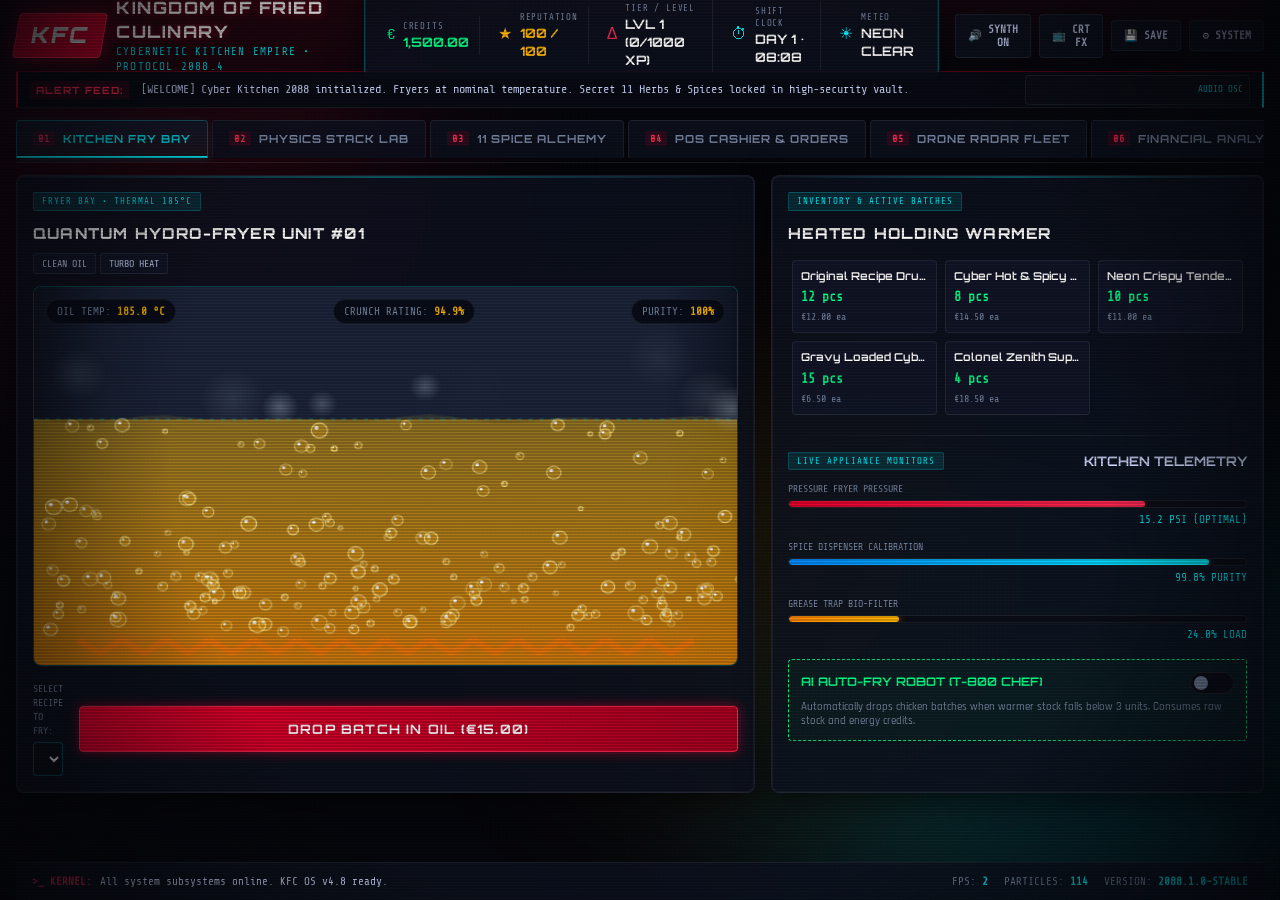
<file: index.html>
<!DOCTYPE html>
<html lang="en">
<head>
  <meta charset="UTF-8">
  <meta name="viewport" content="width=device-width, initial-scale=1.0">
  <title>KFC: Cyber Kitchen 2088 | Kingdom of Fried Culinary</title>
  <meta name="description" content="KFC Cyber Kitchen 2088 - A futuristic fast-food empire simulation, real-time physics particle cooking lab, procedural synth sound engine, and drone delivery tycoon.">
  <link rel="preconnect" href="https://fonts.googleapis.com">
  <link rel="preconnect" href="https://fonts.gstatic.com" crossorigin>
  <link href="https://fonts.googleapis.com/css2?family=Orbitron:wght@400;600;800;900&family=Rajdhani:wght@500;600;700&family=Share+Tech+Mono&display=swap" rel="stylesheet">
  <link rel="stylesheet" href="css/style.css">
</head>
<body class="cyber-theme">
  <!-- CRT Screen Scanline Overlay -->
  <div class="crt-overlay" id="crtOverlay"></div>
  <div class="vignette-overlay"></div>

  <!-- Ambient Glow Backdrop -->
  <div class="cyber-glow-bg">
    <div class="glow-orb glow-red"></div>
    <div class="glow-orb glow-cyan"></div>
    <div class="glow-orb glow-amber"></div>
  </div>

  <div class="app-container" id="appContainer">
    <!-- Top Master HUD Header -->
    <header class="master-header">
      <div class="brand-badge">
        <div class="logo-box">
          <span class="logo-glitch" data-text="KFC">KFC</span>
        </div>
        <div class="brand-titles">
          <h1 class="brand-title">KINGDOM OF FRIED CULINARY</h1>
          <span class="brand-subtitle">CYBERNETIC KITCHEN EMPIRE &bull; PROTOCOL 2088.4</span>
        </div>
      </div>

      <!-- Live Resource Ticker -->
      <div class="resource-hud">
        <div class="hud-item hud-credits" title="Cyber Credits">
          <span class="hud-icon">&euro;</span>
          <div class="hud-meta">
            <span class="hud-label">CREDITS</span>
            <span class="hud-value" id="valCredits">1,500.00</span>
          </div>
        </div>

        <div class="hud-item hud-rep" title="Culinary Reputation">
          <span class="hud-icon">&starf;</span>
          <div class="hud-meta">
            <span class="hud-label">REPUTATION</span>
            <span class="hud-value" id="valRep">100 / 100</span>
          </div>
        </div>

        <div class="hud-item hud-level" title="Empire Level">
          <span class="hud-icon">&Delta;</span>
          <div class="hud-meta">
            <span class="hud-label">TIER / LEVEL</span>
            <span class="hud-value" id="valLevel">LVL 1 (ROOKIE)</span>
          </div>
        </div>

        <div class="hud-item hud-time" title="Simulation Time & Weather">
          <span class="hud-icon">&#9201;</span>
          <div class="hud-meta">
            <span class="hud-label">SHIFT CLOCK</span>
            <span class="hud-value" id="valClock">DAY 1 &bull; 08:00</span>
          </div>
        </div>

        <div class="hud-item hud-weather" title="Atmospheric Conditions">
          <span class="hud-icon" id="iconWeather">&#9728;</span>
          <div class="hud-meta">
            <span class="hud-label">METEO</span>
            <span class="hud-value" id="valWeather">NEON CLEAR</span>
          </div>
        </div>
      </div>

      <!-- Quick Action Toolbar -->
      <div class="header-actions">
        <button class="btn-hud-tool" id="btnToggleAudio" title="Toggle Synthesizer Music/SFX">
          <span class="tool-icon" id="iconAudio">&#128266;</span>
          <span class="tool-txt">SYNTH ON</span>
        </button>
        <button class="btn-hud-tool" id="btnToggleCrt" title="Toggle Retro CRT Scanlines">
          <span class="tool-icon">&#128250;</span>
          <span class="tool-txt">CRT FX</span>
        </button>
        <button class="btn-hud-tool" id="btnQuickSave" title="Save Game State to Storage">
          <span class="tool-icon">&#128190;</span>
          <span class="tool-txt">SAVE</span>
        </button>
        <button class="btn-hud-tool" id="btnOpenSettings" title="Configure Empire Settings">
          <span class="tool-icon">&#9881;</span>
          <span class="tool-txt">SYSTEM</span>
        </button>
      </div>
    </header>

    <!-- Global Visualizer & Ticker Bar -->
    <div class="sub-header-ticker">
      <div class="ticker-left">
        <span class="ticker-tag">ALERT FEED:</span>
        <div class="ticker-marquee-wrapper">
          <div class="ticker-marquee" id="systemNewsTicker">
            [WELCOME] Cyber Kitchen 2088 initialized. Fryers at nominal temperature. Secret 11 Herbs & Spices locked in high-security vault.
          </div>
        </div>
      </div>
      <div class="ticker-right">
        <div class="audio-viz-wrapper">
          <canvas id="canvasAudioViz" width="160" height="24"></canvas>
          <span class="viz-label">AUDIO OSC</span>
        </div>
      </div>
    </div>

    <!-- Main Navigation Workstations -->
    <nav class="cyber-tabs-nav" id="mainTabsNav">
      <button class="tab-btn active" data-tab="tab-kitchen" id="tabNavKitchen">
        <span class="tab-num">01</span>
        <span class="tab-title">KITCHEN FRY BAY</span>
      </button>
      <button class="tab-btn" data-tab="tab-stacker" id="tabNavStacker">
        <span class="tab-num">02</span>
        <span class="tab-title">PHYSICS STACK LAB</span>
      </button>
      <button class="tab-btn" data-tab="tab-alchemy" id="tabNavAlchemy">
        <span class="tab-num">03</span>
        <span class="tab-title">11 SPICE ALCHEMY</span>
      </button>
      <button class="tab-btn" data-tab="tab-pos" id="tabNavPos">
        <span class="tab-num">04</span>
        <span class="tab-title">POS CASHIER & ORDERS</span>
      </button>
      <button class="tab-btn" data-tab="tab-drone" id="tabNavDrone">
        <span class="tab-num">05</span>
        <span class="tab-title">DRONE RADAR FLEET</span>
      </button>
      <button class="tab-btn" data-tab="tab-analytics" id="tabNavAnalytics">
        <span class="tab-num">06</span>
        <span class="tab-title">FINANCIAL ANALYTICS</span>
      </button>
      <button class="tab-btn" data-tab="tab-research" id="tabNavResearch">
        <span class="tab-num">07</span>
        <span class="tab-title">TECH RESEARCH TREE</span>
      </button>
      <button class="tab-btn" data-tab="tab-audio" id="tabNavAudio">
        <span class="tab-num">08</span>
        <span class="tab-title">SYNTH AUDIO STUDIO</span>
      </button>
    </nav>

    <!-- Main Dynamic Content Deck -->
    <main class="main-deck">

      <!-- ================= TAB 1: KITCHEN FRY BAY ================= -->
      <section class="tab-content-panel active" id="tab-kitchen">
        <div class="kitchen-grid-layout">
          
          <!-- Left: Deep Fryer Particle Simulation Canvas -->
          <div class="cyber-panel panel-fryer-visual">
            <div class="panel-head">
              <span class="panel-badge">FRYER BAY &bull; THERMAL 185&deg;C</span>
              <h2 class="panel-heading">QUANTUM HYDRO-FRYER UNIT #01</h2>
              <div class="panel-controls">
                <button class="btn-micro" id="btnCleanOil">CLEAN OIL</button>
                <button class="btn-micro btn-highlight" id="btnTurboHeat">TURBO HEAT</button>
              </div>
            </div>
            <div class="canvas-container fryer-canvas-box">
              <canvas id="canvasFryer" width="640" height="380"></canvas>
              <div class="fryer-hud-overlay">
                <div class="fryer-stat-pill">
                  <span class="pill-k">OIL TEMP:</span>
                  <span class="pill-v" id="txtOilTemp">185.0 &deg;C</span>
                </div>
                <div class="fryer-stat-pill">
                  <span class="pill-k">CRUNCH RATING:</span>
                  <span class="pill-v" id="txtCrunchScore">98.4%</span>
                </div>
                <div class="fryer-stat-pill">
                  <span class="pill-k">PURITY:</span>
                  <span class="pill-v" id="txtOilPurity">100%</span>
                </div>
              </div>
            </div>

            <!-- Fryer Interactive Controls -->
            <div class="fryer-action-bar">
              <div class="batch-selector">
                <label for="selectFryRecipe">SELECT RECIPE TO FRY:</label>
                <select id="selectFryRecipe" class="cyber-select">
                  <option value="original_crispy">Original Recipe Drumstick (11 Spices)</option>
                  <option value="hot_spicy_wings">Cyber Hot & Spicy Wings</option>
                  <option value="neon_tenders">Neon Electro Crispy Tenders</option>
                  <option value="gravy_loaded_fries">Gravy Loaded Cyber-Fries</option>
                  <option value="colonel_zenith_burger">Colonel Zenith Super-Burger</option>
                </select>
              </div>
              <button class="btn-cyber btn-primary btn-large" id="btnStartFrying">
                <span class="btn-glitch-text">DROP BATCH IN OIL (&euro;15.00)</span>
              </button>
            </div>
          </div>

          <!-- Right: Kitchen Status & Automated Cooking Line -->
          <div class="cyber-panel panel-kitchen-queue">
            <div class="panel-head">
              <span class="panel-badge">INVENTORY & ACTIVE BATCHES</span>
              <h2 class="panel-heading">HEATED HOLDING WARMER</h2>
            </div>
            
            <div class="cooked-inventory-list" id="cookedInventoryList">
              <!-- Dynamically populated stock items -->
            </div>

            <div class="panel-divider"></div>

            <div class="panel-head sub-head">
              <span class="panel-badge">LIVE APPLIANCE MONITORS</span>
              <h3 class="panel-subheading">KITCHEN TELEMETRY</h3>
            </div>

            <div class="telemetry-grid">
              <div class="telemetry-gauge">
                <div class="gauge-title">PRESSURE FRYER PRESSURE</div>
                <div class="cyber-progress-bar">
                  <div class="bar-fill" id="barPressure" style="width: 78%;"></div>
                </div>
                <div class="gauge-readout"><span id="txtPressureVal">15.2</span> PSI (OPTIMAL)</div>
              </div>

              <div class="telemetry-gauge">
                <div class="gauge-title">SPICE DISPENSER CALIBRATION</div>
                <div class="cyber-progress-bar">
                  <div class="bar-fill cyan-fill" id="barSpiceFlow" style="width: 92%;"></div>
                </div>
                <div class="gauge-readout"><span id="txtSpiceFlowVal">99.8</span>% PURITY</div>
              </div>

              <div class="telemetry-gauge">
                <div class="gauge-title">GREASE TRAP BIO-FILTER</div>
                <div class="cyber-progress-bar">
                  <div class="bar-fill amber-fill" id="barGreaseTrap" style="width: 24%;"></div>
                </div>
                <div class="gauge-readout"><span id="txtGreaseVal">24.0</span>% LOAD</div>
              </div>
            </div>

            <!-- Auto-Cook Automation Upgrades Quick Toggle -->
            <div class="auto-cook-box">
              <div class="auto-cook-header">
                <span>AI AUTO-FRY ROBOT (T-800 CHEF)</span>
                <label class="cyber-switch">
                  <input type="checkbox" id="chkAutoFry">
                  <span class="slider"></span>
                </label>
              </div>
              <p class="auto-cook-desc">Automatically drops chicken batches when warmer stock falls below 3 units. Consumes raw stock and energy credits.</p>
            </div>
          </div>
        </div>
      </section>

      <!-- ================= TAB 2: PHYSICS STACK LAB ================= -->
      <section class="tab-content-panel" id="tab-stacker">
        <div class="stacker-layout">
          <!-- Left: Burger Physics Canvas -->
          <div class="cyber-panel stacker-canvas-panel">
            <div class="panel-head">
              <span class="panel-badge">2D RIGID BODY SIMULATION</span>
              <h2 class="panel-heading">GRAVITY BURGER & TOWER STACKER LAB</h2>
              <div class="stacker-score-badge">
                <span>TOWER HEIGHT: <strong id="txtStackHeight">0</strong> MM</span>
                <span>BALANCE: <strong id="txtStackBalance">100%</strong></span>
              </div>
            </div>

            <div class="canvas-container stacker-canvas-box">
              <canvas id="canvasStacker" width="700" height="420"></canvas>
            </div>

            <div class="stacker-controls-bar">
              <div class="ingredient-buttons-carousel" id="stackerIngredientButtons">
                <button class="btn-ingredient" data-type="bottom_bun">BOTTOM BUN</button>
                <button class="btn-ingredient" data-type="crispy_patty">CRISPY PATTY</button>
                <button class="btn-ingredient" data-type="melted_cheese">NEON CHEESE</button>
                <button class="btn-ingredient" data-type="spicy_slaw">KFC SLAW</button>
                <button class="btn-ingredient" data-type="pickles">CYBER PICKLE</button>
                <button class="btn-ingredient" data-type="secret_sauce">11-SAUCE</button>
                <button class="btn-ingredient" data-type="bacon_strip">SMOKED BACON</button>
                <button class="btn-ingredient" data-type="top_bun">TOP BUN</button>
              </div>
              <div class="stacker-action-btns">
                <button class="btn-cyber btn-danger" id="btnClearStacker">CLEAR TOWER</button>
                <button class="btn-cyber btn-primary" id="btnEvaluateStacker">SERVE TO VIP GUEST</button>
              </div>
            </div>
          </div>

          <!-- Right: Physics Instructions & Tower Analytics -->
          <div class="cyber-panel stacker-info-panel">
            <div class="panel-head">
              <span class="panel-badge">TORQUE & STRUCTURAL INTEGRITY</span>
              <h3 class="panel-heading">STACK TELEMETRY</h3>
            </div>

            <div class="stack-physics-stats">
              <div class="stat-card">
                <div class="sc-label">TOTAL LAYERS</div>
                <div class="sc-value" id="txtTotalLayers">0</div>
              </div>
              <div class="stat-card">
                <div class="sc-label">CENTER OF MASS OFFSET</div>
                <div class="sc-value" id="txtCenterOfMass">0.0 px</div>
              </div>
              <div class="stat-card">
                <div class="sc-label">ESTIMATED FLAVOR VALUE</div>
                <div class="sc-value" id="txtFlavorValue">&euro;0.00</div>
              </div>
              <div class="stat-card">
                <div class="sc-label">CRUNCH LEVEL</div>
                <div class="sc-value" id="txtTowerCrunch">100%</div>
              </div>
            </div>

            <div class="panel-divider"></div>

            <div class="stack-recipe-challenges">
              <h4 class="sub-title">VIP CHEF CHALLENGES</h4>
              <div class="challenge-card" id="challengeCard">
                <div class="ch-title">"THE GIGA-COLONEL 8-TIER TOWER"</div>
                <div class="ch-desc">Stack at least 1 Bottom Bun, 3 Crispy Patties, 2 Cheeses, 1 Slaw, and 1 Top Bun with >85% balance.</div>
                <div class="ch-reward">REWARD: +&euro;500.00 &bull; +50 REPUTATION</div>
                <button class="btn-cyber btn-micro btn-highlight" id="btnClaimChallenge">CLAIM REWARD</button>
              </div>
            </div>
          </div>
        </div>
      </section>

      <!-- ================= TAB 3: 11 SPICE ALCHEMY LAB ================= -->
      <section class="tab-content-panel" id="tab-alchemy">
        <div class="alchemy-grid">
          <!-- Left: 11 Spices Matrix Formulator -->
          <div class="cyber-panel alchemy-formulator">
            <div class="panel-head">
              <span class="panel-badge">CLASSIFIED RECIPE MATRIX</span>
              <h2 class="panel-heading">11 SECRET HERBS & SPICES SYNTHESIZER</h2>
              <button class="btn-micro btn-highlight" id="btnResetSpiceRatios">RESET TO DEFAULT</button>
            </div>

            <p class="alchemy-intro">Adjust the molecular ratios of the legendary 11 herbs & spices. Higher synergy unlocks elite flavor multipliers and ecstatic customer sentiment.</p>

            <div class="spice-sliders-grid" id="spiceSlidersContainer">
              <!-- 11 Spices dynamically generated with interactive range sliders -->
            </div>

            <div class="alchemy-footer-bar">
              <button class="btn-cyber btn-primary btn-large" id="btnSynthesizeSpiceBlend">
                <span>SYNTHESIZE NEW SECRET FORMULA</span>
              </button>
            </div>
          </div>

          <!-- Right: Flavor Radar & Chemical Analysis -->
          <div class="cyber-panel alchemy-analysis">
            <div class="panel-head">
              <span class="panel-badge">SPECTROMETER ANALYSIS</span>
              <h2 class="panel-heading">ORGANOLEPTIC FLAVOR PROFILE</h2>
            </div>

            <!-- Custom Canvas Flavor Radar Chart -->
            <div class="radar-chart-box">
              <canvas id="canvasFlavorRadar" width="360" height="320"></canvas>
            </div>

            <div class="flavor-metrics-readout">
              <div class="f-metric">
                <span class="f-name">UMAMI INTENSITY:</span>
                <div class="cyber-progress-bar"><div class="bar-fill" id="barUmami" style="width: 85%;"></div></div>
                <span class="f-num" id="txtUmamiVal">85%</span>
              </div>
              <div class="f-metric">
                <span class="f-name">AROMATIC COMPLEXITY:</span>
                <div class="cyber-progress-bar"><div class="bar-fill cyan-fill" id="barAroma" style="width: 90%;"></div></div>
                <span class="f-num" id="txtAromaVal">90%</span>
              </div>
              <div class="f-metric">
                <span class="f-name">PEPPERY HEAT BITE:</span>
                <div class="cyber-progress-bar"><div class="bar-fill amber-fill" id="barHeat" style="width: 60%;"></div></div>
                <span class="f-num" id="txtHeatVal">60%</span>
              </div>
              <div class="f-metric">
                <span class="f-name">CRISPNESS CATALYST:</span>
                <div class="cyber-progress-bar"><div class="bar-fill" id="barCatalyst" style="width: 95%;"></div></div>
                <span class="f-num" id="txtCatalystVal">95%</span>
              </div>
            </div>

            <div class="recipe-signature-box">
              <div class="sig-label">REGISTERED RECIPE CODENAME:</div>
              <div class="sig-title" id="txtRecipeCodename">"NEO-KENTUCKY SUPREME PROTOCOL"</div>
              <div class="sig-multiplier">CUSTOMER PRICE MULTIPLIER: <strong id="txtPriceMultiplier">1.45x</strong></div>
            </div>
          </div>
        </div>
      </section>

      <!-- ================= TAB 4: POS CASHIER & ORDERS ================= -->
      <section class="tab-content-panel" id="tab-pos">
        <div class="pos-workspace-layout">
          
          <!-- Left: Live Customer Queue & Incoming Orders -->
          <div class="cyber-panel pos-queue-panel">
            <div class="panel-head">
              <span class="panel-badge">REAL-TIME CUSTOMER AI</span>
              <h2 class="panel-heading">NEO-DRIVE-THRU & COUNTER QUEUE</h2>
              <span class="queue-counter" id="txtQueueCount">3 CUSTOMERS IN LINE</span>
            </div>

            <div class="customer-queue-lane" id="customerQueueLane">
              <!-- Dynamically populated AI customer cards -->
            </div>
          </div>

          <!-- Center: POS Cashier Register & Menu Selection -->
          <div class="cyber-panel pos-register-panel">
            <div class="panel-head">
              <span class="panel-badge">DIGITAL CASHIER TERMINAL #04</span>
              <h2 class="panel-heading">MENU DISPATCH & COMBO BUILDER</h2>
            </div>

            <div class="menu-items-grid" id="posMenuItemsGrid">
              <!-- Menu Items Buttons dynamically injected -->
            </div>

            <div class="panel-divider"></div>

            <div class="pos-active-cart">
              <div class="cart-header">
                <span>ORDER TICKET (#<span id="txtOrderTicketId">8042</span>)</span>
                <button class="btn-micro btn-danger" id="btnClearCart">CLEAR TICKET</button>
              </div>
              
              <div class="cart-items-list" id="cartItemsList">
                <!-- Items added to ticket -->
              </div>

              <div class="cart-totals">
                <div class="total-row"><span>SUBTOTAL:</span><span id="txtCartSubtotal">&euro;0.00</span></div>
                <div class="total-row"><span>NEO-CITY TAX (10%):</span><span id="txtCartTax">&euro;0.00</span></div>
                <div class="total-row grand-total"><span>TOTAL:</span><span id="txtCartTotal">&euro;0.00</span></div>
              </div>

              <div class="cart-checkout-actions">
                <button class="btn-cyber btn-primary btn-large" id="btnProcessPayment">
                  <span>SERVE & COLLECT PAYMENT (ENTER)</span>
                </button>
                <button class="btn-cyber btn-highlight" id="btnDispatchDroneOrder">
                  <span>DISPATCH VIA DRONE</span>
                </button>
              </div>
            </div>
          </div>

          <!-- Right: Digital Receipt Printer & Cashier Stats -->
          <div class="cyber-panel pos-receipt-panel">
            <div class="panel-head">
              <span class="panel-badge">HOLOGRAPHIC THERMAL PRINTER</span>
              <h3 class="panel-heading">LIVE TRANSACTION RECEIPT</h3>
            </div>

            <div class="receipt-paper" id="receiptPaper">
              <div class="rc-header">
                <div class="rc-logo">*** KFC CYBERNETICS ***</div>
                <div class="rc-branch">SECTOR 7-G MEGA CITY</div>
                <div class="rc-date" id="rcTimestamp">2088-09-01 12:45:00</div>
              </div>
              <div class="rc-divider">--------------------------------</div>
              <div class="rc-body" id="rcItemsBody">
                <div class="rc-line"><span>1x Original Drumstick</span><span>&euro;12.00</span></div>
                <div class="rc-line"><span>1x Gravy Cyber-Fries</span><span>&euro;6.50</span></div>
              </div>
              <div class="rc-divider">--------------------------------</div>
              <div class="rc-footer">
                <div class="rc-line bold"><span>TOTAL PAID:</span><span id="rcTotalPaid">&euro;18.50</span></div>
                <div class="rc-line"><span>PAYMENT METHOD:</span><span>NEO-CREDIT CHIP</span></div>
                <div class="rc-quote">"IT'S FINGER LICKIN' CYBERNETIC!"</div>
              </div>
            </div>

            <div class="shift-stats-box">
              <div class="ss-row"><span>SHIFT ORDERS SERVED:</span><strong id="txtShiftOrders">0</strong></div>
              <div class="ss-row"><span>AVERAGE PATIENCE:</span><strong id="txtAvgPatience">94%</strong></div>
              <div class="ss-row"><span>TIPS COLLECTED:</span><strong id="txtShiftTips">&euro;0.00</strong></div>
            </div>
          </div>

        </div>
      </section>

      <!-- ================= TAB 5: DRONE RADAR FLEET ================= -->
      <section class="tab-content-panel" id="tab-drone">
        <div class="drone-layout">
          
          <!-- Left: Radar Screen Canvas -->
          <div class="cyber-panel drone-radar-panel">
            <div class="panel-head">
              <span class="panel-badge">AIRSPACE NAVIGATION RADAR &bull; 1000M RANGE</span>
              <h2 class="panel-heading">AUTONOMOUS DELIVERY DRONE TRACKER</h2>
              <div class="drone-radar-actions">
                <button class="btn-micro" id="btnLaunchReconDrone">+ BUY DRONE (&euro;500)</button>
                <button class="btn-micro btn-highlight" id="btnTurboDroneSpeed">OVERCLOCK ENGINES</button>
              </div>
            </div>

            <div class="canvas-container radar-canvas-box">
              <canvas id="canvasRadar" width="680" height="420"></canvas>
              <div class="radar-scan-line"></div>
            </div>

            <div class="radar-legend">
              <span class="legend-item"><span class="dot dot-hub"></span> KFC HUB</span>
              <span class="legend-item"><span class="dot dot-drone"></span> ACTIVE DRONES</span>
              <span class="legend-item"><span class="dot dot-customer"></span> DELIVERY DESTINATION</span>
              <span class="legend-item"><span class="dot dot-storm"></span> WEATHER STORM CELL</span>
            </div>
          </div>

          <!-- Right: Drone Fleet Status & Log -->
          <div class="cyber-panel drone-fleet-panel">
            <div class="panel-head">
              <span class="panel-badge">TELEMETRY & BATTERY</span>
              <h3 class="panel-heading">FLEET SQUADRON (ACTIVE: <span id="txtActiveDroneCount">3</span>)</h3>
            </div>

            <div class="drone-cards-list" id="droneCardsList">
              <!-- Dynamically populated drone telemetry cards -->
            </div>

            <div class="panel-divider"></div>

            <div class="drone-flight-logs">
              <h4 class="sub-title">FLIGHT DISPATCH COMMS</h4>
              <div class="cyber-terminal-box" id="droneTerminalLogs">
                <div class="t-line">[08:00:12] KFC-DRONE-01 departed Hub with Order #8041.</div>
                <div class="t-line">[08:01:45] KFC-DRONE-02 avoiding low-altitude ionic lightning.</div>
                <div class="t-line">[08:02:10] KFC-DRONE-01 successfully delivered to Penthouse 42B.</div>
              </div>
            </div>
          </div>

        </div>
      </section>

      <!-- ================= TAB 6: FINANCIAL ANALYTICS ================= -->
      <section class="tab-content-panel" id="tab-analytics">
        <div class="analytics-layout">
          
          <!-- Top Metric Cards -->
          <div class="analytics-metric-cards">
            <div class="cyber-card metric-card">
              <span class="mc-title">TOTAL REVENUE (LIFETIME)</span>
              <div class="mc-val" id="txtAnalyticsRevenue">&euro;12,450.00</div>
              <span class="mc-trend trend-up">&#9650; +18.4% this shift</span>
            </div>
            <div class="cyber-card metric-card">
              <span class="mc-title">NET PROFIT MARGIN</span>
              <div class="mc-val" id="txtAnalyticsMargin">68.5%</div>
              <span class="mc-trend trend-up">&#9650; High Efficiency</span>
            </div>
            <div class="cyber-card metric-card">
              <span class="mc-title">TOTAL CHICKEN SOLD</span>
              <div class="mc-val" id="txtAnalyticsChickenCount">1,248 PCS</div>
              <span class="mc-trend trend-neutral">&bull; 42 pcs / hr</span>
            </div>
            <div class="cyber-card metric-card">
              <span class="mc-title">COMMODITY INVENTORY VALUE</span>
              <div class="mc-val" id="txtAnalyticsStockVal">&euro;3,820.00</div>
              <span class="mc-trend trend-down">&#9660; Raw spice inflation</span>
            </div>
          </div>

          <!-- Center Charts Row -->
          <div class="analytics-charts-grid">
            <!-- Chart 1: Revenue Line Chart -->
            <div class="cyber-panel">
              <div class="panel-head">
                <span class="panel-badge">REAL-TIME TREND</span>
                <h3 class="panel-heading">HOURLY REVENUE STREAM (&euro;)</h3>
              </div>
              <div class="chart-canvas-box">
                <canvas id="canvasChartRevenue" width="520" height="260"></canvas>
              </div>
            </div>

            <!-- Chart 2: Menu Sales Breakdown (Donut/Pie) -->
            <div class="cyber-panel">
              <div class="panel-head">
                <span class="panel-badge">PRODUCT DISTRIBUTION</span>
                <h3 class="panel-heading">TOP SELLING FORMULAS</h3>
              </div>
              <div class="chart-canvas-box">
                <canvas id="canvasChartProductShare" width="520" height="260"></canvas>
              </div>
            </div>
          </div>

          <!-- Bottom: Commodity Stock Market & Supply Trading -->
          <div class="cyber-panel raw-commodities-panel">
            <div class="panel-head">
              <span class="panel-badge">NEO-CHICAGO COMMODITY EXCHANGE</span>
              <h3 class="panel-heading">RAW INGREDIENTS SPOT MARKET & BULK PURCHASING</h3>
            </div>
            <div class="market-table-wrapper">
              <table class="cyber-table" id="tableCommodities">
                <thead>
                  <tr>
                    <th>COMMODITY</th>
                    <th>IN-STOCK</th>
                    <th>MARKET PRICE</th>
                    <th>24H TREND</th>
                    <th>ACTIONS</th>
                  </tr>
                </thead>
                <tbody id="tbodyCommodities">
                  <!-- Injected dynamically -->
                </tbody>
              </table>
            </div>
          </div>

        </div>
      </section>

      <!-- ================= TAB 7: TECH RESEARCH TREE ================= -->
      <section class="tab-content-panel" id="tab-research">
        <div class="research-layout">
          <div class="cyber-panel research-header-panel">
            <div class="panel-head">
              <span class="panel-badge">R&D LABORATORIES &bull; DARPA-COLONEL DIVISION</span>
              <h2 class="panel-heading">CYBERNETIC CULINARY RESEARCH TREE</h2>
              <div class="tech-points-pill">
                <span>TECH RESEARCH DATA: <strong id="txtTechPoints">450 TB</strong></span>
              </div>
            </div>
            <p class="research-intro">Unlock automated fryers, quantum pressure cooking, supersonic drone delivery thrusters, and genetic spice cultivars.</p>
          </div>

          <!-- 3 Research Branches -->
          <div class="tech-branches-grid">
            <!-- Branch 1: Kitchen Automation -->
            <div class="cyber-panel tech-branch">
              <div class="branch-head">
                <span class="branch-icon">&#9881;</span>
                <h3>BRANCH A: AUTOMATION & ROBOTICS</h3>
              </div>
              <div class="tech-nodes-list" id="techNodesBranchA">
                <!-- Injected dynamically -->
              </div>
            </div>

            <!-- Branch 2: Flavor Science & Secret Alchemy -->
            <div class="cyber-panel tech-branch">
              <div class="branch-head">
                <span class="branch-icon">&#9879;</span>
                <h3>BRANCH B: FLAVOR SCIENCE & GENOMICS</h3>
              </div>
              <div class="tech-nodes-list" id="techNodesBranchB">
                <!-- Injected dynamically -->
              </div>
            </div>

            <!-- Branch 3: Drone Fleet & Global Logistics -->
            <div class="cyber-panel tech-branch">
              <div class="branch-head">
                <span class="branch-icon">&#9992;</span>
                <h3>BRANCH C: LOGISTICS & QUANTUM DRONES</h3>
              </div>
              <div class="tech-nodes-list" id="techNodesBranchC">
                <!-- Injected dynamically -->
              </div>
            </div>
          </div>
        </div>
      </section>

      <!-- ================= TAB 8: SYNTH AUDIO STUDIO ================= -->
      <section class="tab-content-panel" id="tab-audio">
        <div class="audio-studio-layout">
          
          <!-- Master Synthesizer Controls -->
          <div class="cyber-panel audio-main-panel">
            <div class="panel-head">
              <span class="panel-badge">WEB AUDIO API &bull; 8-VOICE PROCEDURAL SYNTH</span>
              <h2 class="panel-heading">RETRO-SYNTHWAVE SOUND GENERATOR & MIXER</h2>
              <div class="audio-studio-toggles">
                <button class="btn-cyber btn-primary" id="btnStudioPlayMusic">START SYNTH BGM</button>
                <button class="btn-cyber btn-danger" id="btnStudioStopMusic">STOP BGM</button>
              </div>
            </div>

            <!-- Visualizer Big Display -->
            <div class="audio-scope-box">
              <canvas id="canvasMasterScope" width="720" height="200"></canvas>
            </div>

            <!-- Channel Mixing Sliders -->
            <div class="mixer-channels-grid">
              <div class="channel-strip">
                <div class="ch-label">MASTER VOL</div>
                <input type="range" id="sliderVolMaster" min="0" max="1" step="0.01" value="0.8" class="v-slider">
                <span class="ch-val" id="txtVolMaster">80%</span>
              </div>

              <div class="channel-strip">
                <div class="ch-label">SYNTH BASS</div>
                <input type="range" id="sliderVolBass" min="0" max="1" step="0.01" value="0.7" class="v-slider">
                <span class="ch-val" id="txtVolBass">70%</span>
              </div>

              <div class="channel-strip">
                <div class="ch-label">LEAD ARPEGGIO</div>
                <input type="range" id="sliderVolArp" min="0" max="1" step="0.01" value="0.6" class="v-slider">
                <span class="ch-val" id="txtVolArp">60%</span>
              </div>

              <div class="channel-strip">
                <div class="ch-label">DRUM PERCUSSION</div>
                <input type="range" id="sliderVolDrums" min="0" max="1" step="0.01" value="0.75" class="v-slider">
                <span class="ch-val" id="txtVolDrums">75%</span>
              </div>

              <div class="channel-strip">
                <div class="ch-label">KITCHEN SFX</div>
                <input type="range" id="sliderVolSfx" min="0" max="1" step="0.01" value="0.85" class="v-slider">
                <span class="ch-val" id="txtVolSfx">85%</span>
              </div>

              <div class="channel-strip">
                <div class="ch-label">REVERB ROOM</div>
                <input type="range" id="sliderReverb" min="0" max="1" step="0.01" value="0.35" class="v-slider">
                <span class="ch-val" id="txtValReverb">35%</span>
              </div>
            </div>

            <div class="sound-test-triggers">
              <span class="triggers-title">SOUND EFFECT TRIGGER MATRIX:</span>
              <div class="triggers-grid">
                <button class="btn-sfx" data-sfx="fry">HOT SIZZLE FRY</button>
                <button class="btn-sfx" data-sfx="bite">CRUNCH BITE</button>
                <button class="btn-sfx" data-sfx="pos">POS SCANNER BEEP</button>
                <button class="btn-sfx" data-sfx="coin">CREDITS CASH-IN</button>
                <button class="btn-sfx" data-sfx="drone">DRONE FLYBY</button>
                <button class="btn-sfx" data-sfx="alarm">VIP SIREN ALERT</button>
              </div>
            </div>

          </div>

          <!-- Sequencer Pattern Inspector -->
          <div class="cyber-panel audio-sequencer-panel">
            <div class="panel-head">
              <span class="panel-badge">16-STEP CHORD MATRIX</span>
              <h3 class="panel-heading">SYNTHWAVE CHORD PROGRESSIONS</h3>
            </div>
            <div class="sequencer-grid-display" id="sequencerStepsGrid">
              <!-- 16 step indicators -->
            </div>
            <div class="bpm-selector-box">
              <label for="sliderBpm">TEMPO (BPM): <strong id="txtBpm">124</strong></label>
              <input type="range" id="sliderBpm" min="80" max="160" step="1" value="124" class="cyber-range">
            </div>
            <div class="synth-preset-box">
              <label for="selectSynthScale">MUSICAL SCALE / MOOD:</label>
              <select id="selectSynthScale" class="cyber-select">
                <option value="cyber_minor">Cyberpunk D Minor (Blade Runner)</option>
                <option value="neon_major">Neon City A Major (Uplifting)</option>
                <option value="synth_dorian">Synthwave E Dorian (Fast Pursuit)</option>
                <option value="dark_phrygian">Dark Phrygian (Overclocked)</option>
              </select>
            </div>
          </div>

        </div>
      </section>

    </main>

    <!-- Bottom Status & Terminal Log Bar -->
    <footer class="master-footer">
      <div class="footer-terminal">
        <span class="term-prompt">&gt;_ KERNEL:</span>
        <span class="term-msg" id="liveKernelMsg">All system subsystems online. KFC OS v4.8 ready.</span>
      </div>
      <div class="footer-meta">
        <span>FPS: <strong id="txtFps">60</strong></span>
        <span>PARTICLES: <strong id="txtParticleCount">142</strong></span>
        <span>VERSION: <strong>2088.1.0-STABLE</strong></span>
      </div>
    </footer>
  </div>

  <!-- Global Modal: System Settings & State Manager -->
  <div class="cyber-modal-backdrop" id="modalSettings">
    <div class="cyber-modal-card">
      <div class="modal-head">
        <h3 class="modal-title">&#9881; KFC EMPIRE SYSTEM CONFIG</h3>
        <button class="modal-close-btn" id="btnCloseSettings">&times;</button>
      </div>
      <div class="modal-body">
        <div class="settings-group">
          <label>GRAPHICS & RENDERING QUALITY</label>
          <select id="selectGfxQuality" class="cyber-select">
            <option value="high">Ultra High (All Particles & Post-FX)</option>
            <option value="medium">Medium (Optimized Particles)</option>
            <option value="low">Low Power Mode</option>
          </select>
        </div>
        <div class="settings-group">
          <label>GAME TIME SPEED MULTIPLIER</label>
          <div class="speed-btns">
            <button class="btn-speed active" data-speed="1">1x (NORMAL)</button>
            <button class="btn-speed" data-speed="2">2x (FAST)</button>
            <button class="btn-speed" data-speed="5">5x (TURBO)</button>
          </div>
        </div>
        <div class="settings-group">
          <label>SAVE DATA MANAGEMENT</label>
          <div class="save-actions-grid">
            <button class="btn-cyber btn-primary" id="btnExportSave">EXPORT SAVE JSON</button>
            <button class="btn-cyber btn-highlight" id="btnImportSave">IMPORT SAVE JSON</button>
            <button class="btn-cyber btn-danger" id="btnResetGame">HARD RESET PROGRESS</button>
          </div>
        </div>
      </div>
      <div class="modal-foot">
        <button class="btn-cyber btn-primary" id="btnSaveCloseSettings">APPLY & CLOSE</button>
      </div>
    </div>
  </div>

  <!-- Toast Notification Overlay Container -->
  <div class="toast-container" id="toastContainer"></div>

  <!-- Hidden File Input for Save Import -->
  <input type="file" id="fileInputSave" accept=".json" style="display: none;">

  <!-- Application Modular Scripts -->
  <script src="js/audio-engine.js"></script>
  <script src="js/physics-canvas.js"></script>
  <script src="js/simulation-engine.js"></script>
  <script src="js/ui-controller.js"></script>
  <script src="js/app.js"></script>
</body>
</html>
</file>
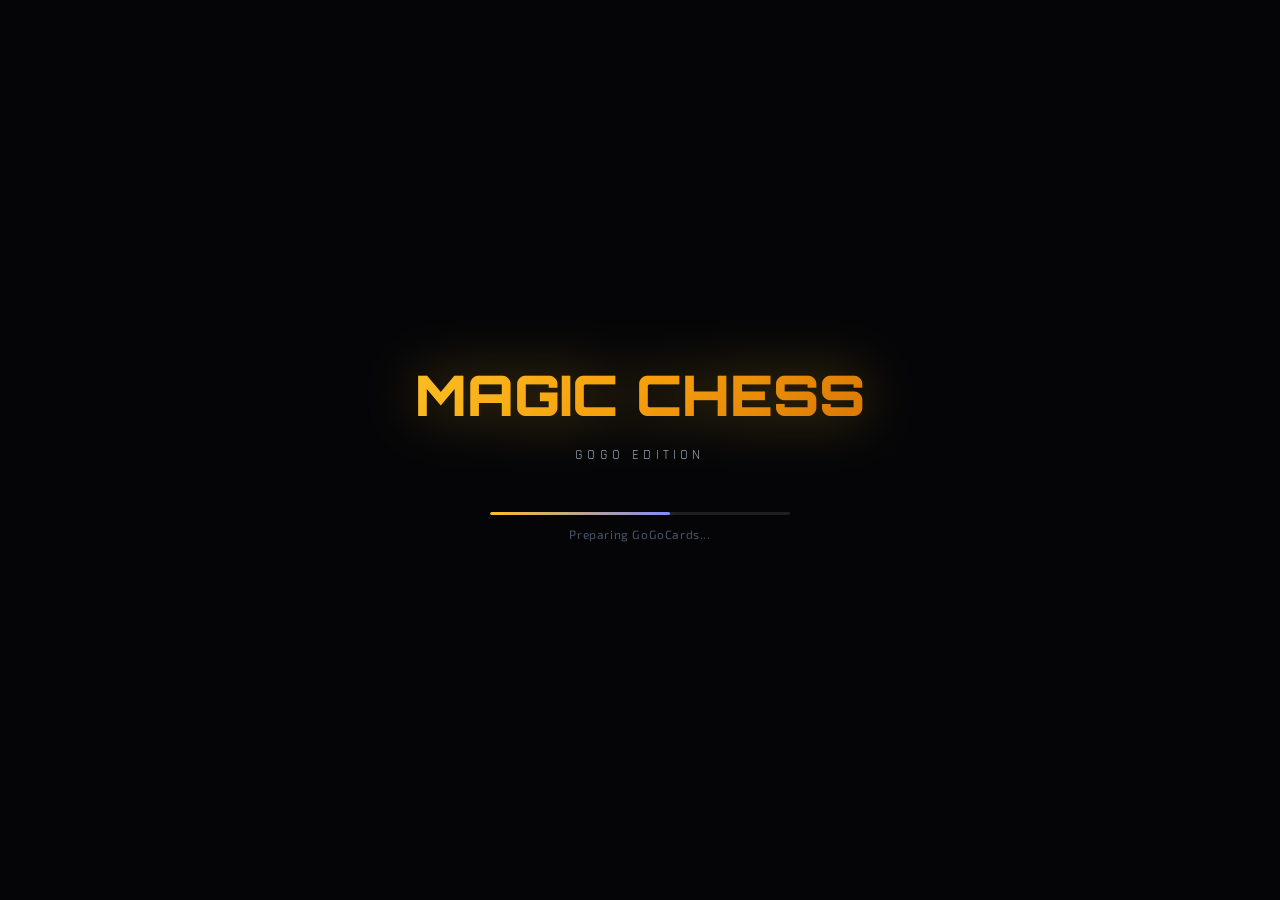
<file: MCGG/index.html>
<!DOCTYPE html>
<html lang="id">
<head>
  <meta charset="UTF-8">
  <meta name="viewport" content="width=device-width, initial-scale=1.0">
  <title>Magic Chess GoGo — Auto Chess Battle Game</title>
  <meta name="description" content="Magic Chess GoGo — Play the ultimate auto-chess battle game. Choose your commander, build your hero lineup, and fight to be the last one standing!">
  <meta name="theme-color" content="#fbbf24">
  <link rel="stylesheet" href="css/main.css">
  <link rel="stylesheet" href="css/animations.css">
  <link rel="stylesheet" href="css/lobby.css">
  <style>
    /* Extra lobby overrides */
    .menu-actions .btn { width: 100%; }
    .screen-nav .btn { min-width: 120px; }
  </style>
</head>
<body>
  <!-- Notification Container -->
  <div id="notification-container"></div>

  <!-- Loading Screen -->
  <div id="loading-screen">
    <div class="loading-logo">MAGIC CHESS</div>
    <div class="loading-subtitle">GoGo Edition</div>
    <div class="loading-bar">
      <div class="loading-progress" id="loading-progress"></div>
    </div>
    <div class="loading-text" id="loading-text">Initializing...</div>
  </div>

  <!-- Lobby Wrapper -->
  <div id="lobby">
    <!-- Background -->
    <div class="lobby-bg">
      <div class="lobby-bg-gradient"></div>
      <div class="lobby-grid"></div>
      <div class="lobby-orb orb-1"></div>
      <div class="lobby-orb orb-2"></div>
      <div class="lobby-orb orb-3"></div>
    </div>

    <!-- ==================== SCREEN: MAIN MENU ==================== -->
    <section id="screen-menu" class="screen">
      <div class="menu-floating-cards"></div>

      <div class="menu-logo-section">
        <div class="menu-logo-badge">✨ Auto Chess Battle Game ✨</div>
        <div class="menu-logo">
          <span class="logo-magic">MAGIC</span>
          <span class="logo-chess">CHESS</span>
          <span class="logo-gogo">GoGo</span>
        </div>
        <div class="menu-tagline">Choose. Deploy. Conquer.</div>
      </div>

      <div class="menu-actions">
        <button class="btn-play" id="btn-play">⚔️ PLAY NOW</button>
        <button class="btn btn-outline" id="btn-how-to-play">📖 How to Play</button>
      </div>

      <!-- Version badge -->
      <div style="position:fixed;bottom:20px;left:50%;transform:translateX(-50%);font-family:var(--font-ui);font-size:11px;color:var(--text-muted);letter-spacing:0.1em;">
        MAGIC CHESS GOGO v1.0 • 57 Heroes • 8 Commanders • 30+ GoGoCards
      </div>
    </section>

    <!-- ==================== SCREEN: COMMANDER SELECT ==================== -->
    <section id="screen-commander" class="screen">
      <div class="screen-header">
        <div class="screen-step">Step 1 of 2</div>
        <h1 class="screen-title">Choose Your <span>Commander</span></h1>
        <p class="screen-desc">Your Commander fights alongside your heroes and uses unique skills during battle.</p>
      </div>

      <!-- Commander Grid -->
      <div class="commander-grid" id="commander-grid">
        <!-- Populated by JS -->
      </div>

      <!-- Commander Preview -->
      <div class="commander-preview" id="commander-preview">
        <!-- Populated by JS -->
      </div>

      <!-- Navigation -->
      <div class="screen-nav">
        <button class="btn btn-outline" id="btn-back-menu">← Back</button>
        <button class="btn btn-primary btn-lg" id="btn-next-commander">Next: GoGoCards →</button>
      </div>
    </section>

    <!-- ==================== SCREEN: CARD SELECT ==================== -->
    <section id="screen-cards" class="screen" style="flex-direction:column;padding:40px 20px;max-width:1100px;margin:0 auto;width:100%;">
      <div class="screen-header">
        <div class="screen-step">Step 2 of 2</div>
        <h1 class="screen-title">Choose Your <span>GoGoCards</span></h1>
        <p class="screen-desc">Select a starter deck or customize your 4 cards. Use them during preparation phase for powerful effects.</p>
      </div>

      <!-- Chosen Deck Display -->
      <div style="text-align:center;margin-bottom:8px;">
        <div style="font-family:var(--font-ui);font-size:12px;color:var(--text-muted);letter-spacing:0.15em;text-transform:uppercase;margin-bottom:12px;">Your Deck (4 Cards)</div>
        <div class="chosen-deck" id="chosen-deck"></div>
      </div>

      <!-- Deck Presets -->
      <div style="font-family:var(--font-ui);font-size:12px;color:var(--text-muted);letter-spacing:0.15em;text-transform:uppercase;margin-bottom:12px;margin-top:8px;">
        ✨ Starter Decks
      </div>
      <div class="deck-options" id="deck-options"></div>

      <!-- Navigation -->
      <div class="screen-nav">
        <button class="btn btn-outline" id="btn-back-commander">← Back</button>
        <button class="btn btn-primary btn-lg" id="btn-start-match">⚔️ Find Match →</button>
      </div>
    </section>

    <!-- ==================== SCREEN: MATCHMAKING ==================== -->
    <section id="screen-matchmaking" class="screen">
      <div class="matchmaking-animation">
        <div class="mm-ring mm-ring-1"></div>
        <div class="mm-ring mm-ring-2"></div>
        <div class="mm-ring mm-ring-3"></div>
        <div class="mm-center">🎮</div>
      </div>

      <h2 class="mm-title">Finding Match</h2>
      <p class="mm-status" id="mm-status">Searching for opponents...</p>

      <div class="mm-players">
        <div class="mm-player you">👑</div>
        <div class="mm-player" id="mm-p2">?</div>
        <div class="mm-player" id="mm-p3">?</div>
        <div class="mm-player" id="mm-p4">?</div>
        <div class="mm-player" id="mm-p5">?</div>
        <div class="mm-player" id="mm-p6">?</div>
        <div class="mm-player" id="mm-p7">?</div>
        <div class="mm-player" id="mm-p8">?</div>
      </div>

      <button class="btn btn-outline" onclick="window.location.href='index.html'">Cancel</button>
    </section>
  </div>

  <!-- ==================== GLOBAL MODAL ==================== -->
  <div class="modal-overlay" id="modal-overlay">
    <div class="modal">
      <div id="modal-title" style="font-family:var(--font-display);font-size:22px;font-weight:700;color:var(--primary);margin-bottom:16px;"></div>
      <div id="modal-body"></div>
      <div style="margin-top:24px;text-align:center;">
        <button class="btn btn-primary" id="modal-close">Close</button>
      </div>
    </div>
  </div>

  <script type="module" src="js/main.js"></script>
</body>
</html>
</file>
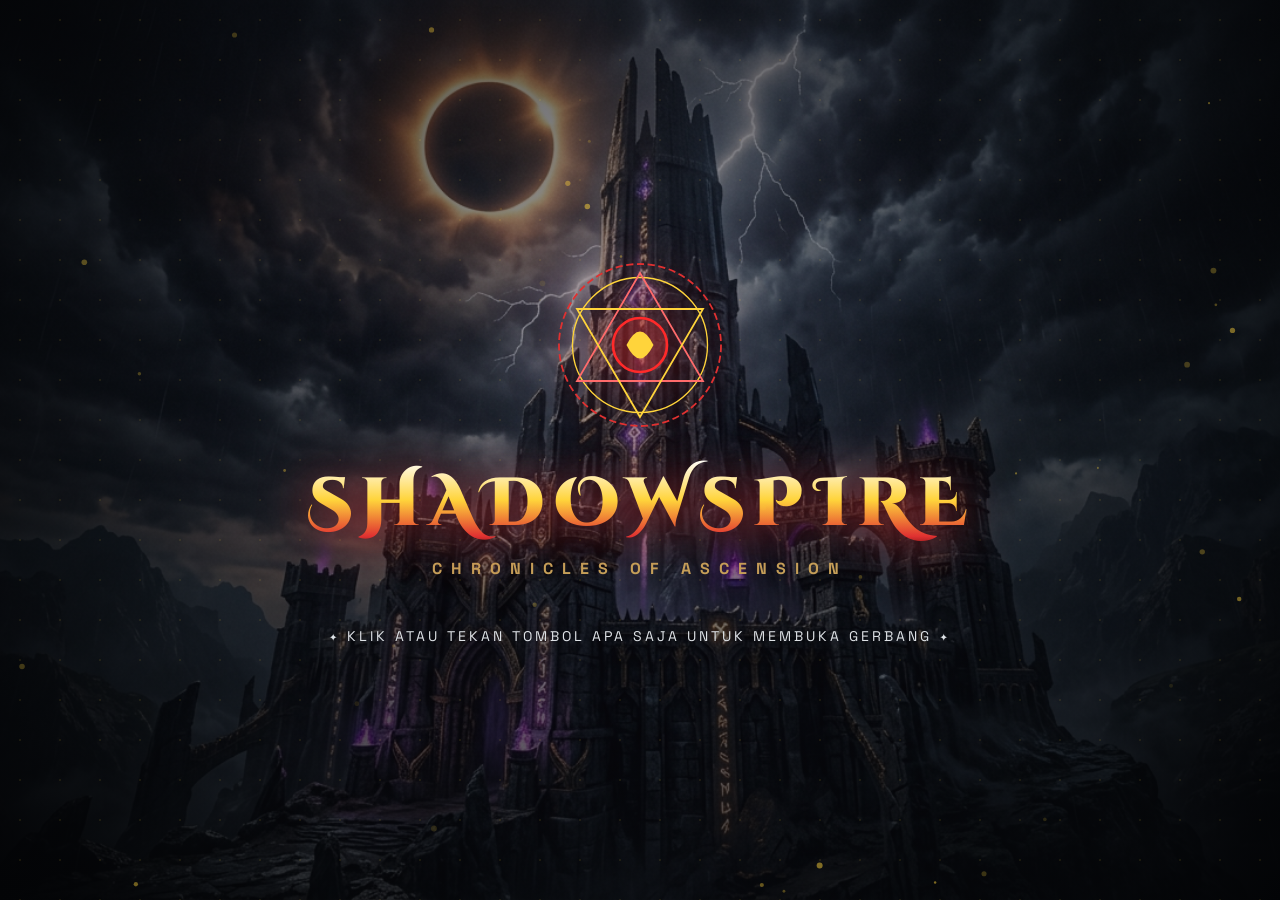
<file: slay_the_spire/index.html>
<!DOCTYPE html>
<html lang="id">
<head>
  <meta charset="UTF-8">
  <meta name="viewport" content="width=device-width, initial-scale=1.0">
  <title>SHADOWSPIRE: CHRONICLES OF ASCENSION - Roguelike Deckbuilder</title>
  <meta name="description" content="SHADOWSPIRE: CHRONICLES OF ASCENSION - Dark fantasy roguelike deckbuilder dengan 10 pahlawan unik, 20 skill pasif, mode kesulitan Ascension, sistem prolog naratif, dan pertempuran taktis.">

  <!-- Progressive Web App (PWA) & Mobile Meta -->
  <meta name="theme-color" content="#1a1228">
  <meta name="mobile-web-app-capable" content="yes">
  <meta name="apple-mobile-web-app-capable" content="yes">
  <meta name="apple-mobile-web-app-status-bar-style" content="black-translucent">
  <meta name="apple-mobile-web-app-title" content="ShadowSpire">
  <link rel="manifest" href="manifest.json">
  <link rel="icon" type="image/png" sizes="32x32" href="icons/favicon.png">
  <link rel="icon" type="image/x-icon" href="icons/favicon.ico">
  <link rel="apple-touch-icon" sizes="180x180" href="icons/apple-touch-icon.png">

  <!-- Google Fonts: Cinzel Decorative & Cinzel for Spire headers, Outfit for clean UI, Space Grotesk for stats -->
  <link rel="preconnect" href="https://fonts.googleapis.com">
  <link rel="preconnect" href="https://fonts.gstatic.com" crossorigin>
  <link href="https://fonts.googleapis.com/css2?family=Cinzel+Decorative:wght@700;900&family=Cinzel:wght@500;700;900&family=Outfit:wght@400;500;600;700;800&family=Space+Grotesk:wght@500;700&display=swap" rel="stylesheet">

  <!-- Stylesheets -->
  <link rel="stylesheet" href="css/spire-theme.css?v=2">
  <link rel="stylesheet" href="css/spire-cards.css?v=2">
  <link rel="stylesheet" href="css/spire-combat.css?v=2">
  <link rel="stylesheet" href="css/spire-map.css?v=2">
  <link rel="stylesheet" href="css/spire-modals.css?v=2">
</head>
<body>

  <div id="spireAppContainer">
    <!-- ====================================================================
         CINEMATIC SCENE TRANSITION CURTAIN
         ==================================================================== -->
    <div class="scene-transition-curtain" id="sceneTransitionCurtain"></div>

    <!-- ====================================================================
         VFX CANVAS LAYER (Partikel, Target Bézier Curve, Floating Numbers)
         ==================================================================== -->
    <canvas id="vfxCanvas"></canvas>

    <!-- ====================================================================
         TOP HUD BAR (Persisten di Map & Combat)
         ==================================================================== -->
    <header class="top-hud-bar" id="topHud" style="display: none;">
      <!-- Kiri: HP, Block, Emas, Lantai -->
      <div class="hud-left">
        <div class="hud-hero-identity" id="hudHeroIdentity">
          <span class="hud-hero-icon" id="hudHeroIcon">⚔️</span>
          <span class="hud-hero-name" id="hudHeroName">The Ironclad</span>
        </div>

        <div class="hud-hp-badge" title="Health Points">
          <span style="font-size:16px;">❤️</span>
          <div class="hud-hp-bar-track">
            <div class="hud-hp-bar-fill" id="hudHpFill" style="width: 100%;"></div>
          </div>
          <span class="hud-hp-text" id="hudHpText">80 / 80</span>
        </div>

        <div class="hud-block-badge" id="hudBlockBadge" style="display: none;">
          🛡️ 0
        </div>

        <div class="hud-gold-badge" title="Emas Pahlawan">
          <span>💰</span>
          <span id="hudGoldText">99</span>
        </div>

        <div class="hud-floor-badge" id="hudFloorText">Floor 1 (Exordium)</div>
      </div>

      <!-- Tengah: Sabuk Relic -->
      <div class="hud-center">
        <div class="hud-relics-list" id="hudRelics"></div>
      </div>

      <!-- Kanan: Potion Belt & Navigasi -->
      <div class="hud-right">
        <div class="hud-potions-list" id="hudPotions"></div>

        <button class="hud-btn" id="btnViewDeck" onclick="spireApp.openDeckViewerModal('VIEW')">
          <span>🃏 Deck</span>
          <span class="hud-deck-badge" id="hudDeckCount">10</span>
        </button>

        <button class="hud-btn" id="btnToggleMap" onclick="spireApp.openMapScreen()">
          <span>🗺️ Peta</span>
        </button>

        <button class="hud-btn" id="btnOpenSettings" onclick="spireApp.openSettingsModal()" title="Pengaturan">
          <span>⚙️</span>
        </button>

        <button class="hud-btn" id="btnAbandonRun" onclick="spireApp.confirmExitOrAbandon()" title="Keluar / Menyerah">
          <span>🚪</span>
        </button>
      </div>
    </header>

    <!-- ====================================================================
         SCREEN 0: INTRO SPLASH SCREEN (ANIMASI MEMASUKI WEBSITE)
         ==================================================================== -->
    <section class="screen-view intro-splash-screen active" id="INTRO_SPLASH_SCREEN" onclick="spireApp.enterFromSplashScreen()">
      <div class="splash-particles-bg"></div>
      <div class="splash-center-content">
        <div class="splash-runic-seal-wrap">
          <svg class="splash-seal-svg" viewBox="0 0 200 200">
            <circle cx="100" cy="100" r="90" fill="none" stroke="#e03131" stroke-width="2" stroke-dasharray="8 4"/>
            <circle cx="100" cy="100" r="75" fill="none" stroke="#ffd43b" stroke-width="1.5"/>
            <polygon points="100,20 170,140 30,140" fill="none" stroke="#ff6b6b" stroke-width="2"/>
            <polygon points="100,180 30,60 170,60" fill="none" stroke="#ffd43b" stroke-width="2"/>
            <circle cx="100" cy="100" r="30" fill="rgba(224, 49, 49, 0.25)" stroke="#ff2a2a" stroke-width="3"/>
            <path d="M 85 100 Q 100 70 115 100 Q 100 130 85 100 Z" fill="#ffd43b"/>
          </svg>
        </div>

        <h1 class="splash-game-title">SHADOWSPIRE</h1>
        <div class="splash-game-subtitle">CHRONICLES OF ASCENSION</div>
        <p class="splash-enter-prompt">✦ KLIK ATAU TEKAN TOMBOL APA SAJA UNTUK MEMBUKA GERBANG ✦</p>
      </div>
    </section>

    <!-- ====================================================================
         SCREEN 1: MAIN MENU SCREEN (MULAI CERITA, SETTING, KELUAR)
         ==================================================================== -->
    <section class="screen-view main-menu-screen" id="MAIN_MENU_SCREEN">
      <div class="menu-dark-backdrop"></div>
      <div class="menu-content-box">
        <div class="menu-logo-wrapper">
          <h1 class="menu-logo-title">SHADOWSPIRE</h1>
          <div class="menu-logo-subtitle">CHRONICLES OF ASCENSION</div>
        </div>

        <div class="menu-buttons-list">
          <button class="menu-btn primary-menu-btn" onclick="spireApp.goToDifficultySelect()">
            <span class="btn-icon">⚔️</span>
            <span data-i18n="menu_start">Mulai Petualangan</span>
          </button>

          <button class="menu-btn" id="btnContinueFromMain" style="display: none;" onclick="spireApp.continueRun()">
            <span class="btn-icon">📜</span>
            <span data-i18n="menu_continue">Lanjutkan Petualangan</span>
          </button>

          <button class="menu-btn" onclick="spireApp.openSettingsModal()">
            <span class="btn-icon">⚙️</span>
            <span data-i18n="menu_settings">Pengaturan</span>
          </button>

          <button class="menu-btn pwa-install-btn" id="btnInstallAppMain" style="display: none;" onclick="window.spirePwa && window.spirePwa.promptInstall()">
            <span class="btn-icon">📲</span>
            <span data-i18n="menu_install_app">Pasang Aplikasi</span>
          </button>

          <button class="menu-btn exit-btn" onclick="spireApp.openExitModal()">
            <span class="btn-icon">🚪</span>
            <span data-i18n="menu_exit">Keluar Game</span>
          </button>
        </div>
      </div>
    </section>

    <!-- ====================================================================
         SCREEN 1.5: DIFFICULTY / ASCENSION SELECTION
         ==================================================================== -->
    <section class="screen-view difficulty-screen" id="DIFFICULTY_SCREEN">
      <div class="screen-header-banner">
        <h2 class="screen-banner-title">PILIH TINGKAT KESULITAN</h2>
        <div class="screen-banner-sub">Tentukan seberapa ganas kutukan Shadowspire yang akan menguji jiwa Anda</div>
      </div>

      <div class="difficulty-cards-grid" id="difficultyCardsGrid"></div>

      <div class="screen-footer-actions">
        <button class="spire-btn" onclick="spireApp.switchScreen('MAIN_MENU_SCREEN')">Kembali ke Menu</button>
        <button class="spire-btn primary-btn" id="btnConfirmDifficulty" onclick="spireApp.confirmDifficultyAndProceed()">Pilih Pahlawan ➔</button>
      </div>
    </section>

    <!-- ====================================================================
         SCREEN 1.8: HERO SELECTION SHOWCASE (10 HEROES)
         ==================================================================== -->
    <section class="screen-view hero-select-screen" id="HERO_SELECT_SCREEN">
      <div class="screen-header-banner">
        <h2 class="screen-banner-title">PILIH PAHLAWAN ANDA</h2>
      </div>

      <!-- 10-Hero Selection Tabs -->
      <div class="hero-selector-nav" id="heroSelectorNav"></div>

      <!-- Hero Detail Showcase Stage -->
      <div class="hero-showcase-stage" id="heroShowcaseStage"></div>

      <!-- Action Buttons -->
      <div class="screen-footer-actions">
        <button class="spire-btn" onclick="spireApp.switchScreen('DIFFICULTY_SCREEN')">Kembali</button>
        <button class="start-btn-primary" id="btnStartAdventure" onclick="spireApp.goToPrologueScreen()">Dengarkan Kisah Pahlawan ➔</button>
      </div>
    </section>

    <!-- ====================================================================
         SCREEN 1.9: PROLOGUE STORY SCREEN (CERITA UNIK PER KARAKTER)
         ==================================================================== -->
    <section class="screen-view prologue-screen" id="PROLOGUE_SCREEN">
      <div class="prologue-overlay-card">
        <div class="prologue-header">
          <div class="prologue-hero-badge" id="prologueHeroBadge"></div>
          <div class="prologue-title-wrap">
            <h2 class="prologue-title" id="prologueTitle">Kisah Masa Lalu</h2>
            <div class="prologue-subtitle" id="prologueSubtitle">Sebelum Melangkah ke Shadowspire</div>
          </div>
        </div>

        <div class="prologue-body">
          <div class="prologue-hero-art" id="prologueHeroArt"></div>
          <div class="prologue-narrative-text" id="prologueText"></div>
        </div>

        <div class="prologue-actions">
          <button class="spire-btn" onclick="spireApp.switchScreen('HERO_SELECT_SCREEN')">Pilih Pahlawan Lain</button>
          <button class="start-btn-primary" onclick="spireApp.startNewGameFromPrologue()">
            <span>Masuki Lantai 1: The Exordium</span>
            <span style="font-size: 18px;">🏰</span>
          </button>
        </div>
      </div>
    </section>

    <!-- ====================================================================
         SCREEN 2: MAP SCREEN (THE EXORDIUM 15 FLOORS)
         ==================================================================== -->
    <section class="screen-view map-screen" id="MAP_SCREEN">
      <div class="map-header-banner">
        <h2 class="map-act-title">ACT 1: THE EXORDIUM</h2>
        <div class="map-act-subtitle" id="mapActSubtitle">Pilih jalur yang ingin kamu tempuh menuju puncak Shadowspire</div>
        <div id="mapCombatActiveBanner" style="display: none; margin-top: 10px;">
          <button class="spire-btn primary-btn" onclick="spireApp.returnToActiveCombat()" style="padding: 10px 24px; font-size: 15px; border-color: #ff6b6b; box-shadow: 0 0 15px rgba(255, 107, 107, 0.6);">
            ⚔️ Kembali ke Pertempuran
          </button>
        </div>
      </div>

      <div class="map-scroll-wrapper" id="mapScrollWrapper">
        <div class="map-nodes-container" id="mapNodesContainer">
          <svg class="map-lines-svg" id="mapLinesSvg"></svg>
          <div class="map-rows-wrapper" id="mapRowsWrapper"></div>
        </div>
      </div>

      <div class="map-legend-bar">
        <div class="legend-item"><span style="color:#ffd43b; font-weight:900; font-size:16px;">━━</span> Telah Dilewati</div>
        <div class="legend-item"><span style="color:#00f0ff; font-weight:900; font-size:16px;">┅┅</span> Jalur Tersedia</div>
        <div class="legend-item"><span>⚔️</span> Monster</div>
        <div class="legend-item"><span>👹</span> Elite</div>
        <div class="legend-item"><span>🏕️</span> Rest Site</div>
        <div class="legend-item"><span>💰</span> Merchant</div>
        <div class="legend-item"><span>❓</span> Mystery</div>
        <div class="legend-item"><span>🎁</span> Treasure</div>
        <div class="legend-item"><span>👑</span> Boss</div>
      </div>
    </section>

    <!-- ====================================================================
         SCREEN 3: COMBAT SCREEN (TURN-BASED BATTLE ARENA)
         ==================================================================== -->
    <section class="screen-view combat-screen" id="COMBAT_SCREEN">
      <!-- Background Suasana Dungeon & Anime Battle Atmosphere -->
      <div class="combat-background">
        <div class="anime-ember-field" id="animeEmberField"></div>
        <div class="combat-dungeon-wall">
          <div class="combat-torch torch-left"></div>
          <div class="combat-torch torch-right"></div>
        </div>
        <div class="combat-dungeon-floor">
          <div class="ground-summon-circle"></div>
        </div>
      </div>

      <!-- Arena Karakter vs Musuh -->
      <div class="combat-arena" id="combatArena">
        <!-- Sisi Pemain -->
        <div class="player-entity-area">
          <div class="anime-hero-aura" id="playerHeroAura"></div>
          <div class="player-avatar-wrapper" id="playerAvatar"></div>

          <!-- Hero Active Skill Orb / Button -->
          <div class="hero-active-skill-wrapper" id="heroActiveSkillArea">
            <button class="hero-active-skill-btn" id="heroActiveSkillBtn" onclick="spireCombat.useActiveSkill()" title="Jurus Karakter Aktif (Tekan 'R')">
              <div class="skill-aura-ring"></div>
              <span class="skill-icon" id="heroSkillIcon">⚡</span>
              <span class="skill-key-badge">R</span>
              <div class="skill-cooldown-overlay" id="heroSkillCooldownOverlay">
                <span class="cooldown-number" id="heroSkillCooldownText">READY</span>
              </div>
            </button>
            <div class="hero-skill-label" id="heroSkillName">JURUS AKTIF</div>
          </div>

          <div class="player-combat-stats">
            <div class="player-combat-block" id="playerCombatBlock" style="display: none;">🛡️ 0</div>
            <div class="player-combat-statuses" id="playerStatuses"></div>
          </div>
        </div>

        <!-- Sisi Musuh -->
        <div class="enemies-battle-area" id="enemiesContainer"></div>
      </div>

      <!-- UI Bagian Bawah: Orb Energi, Tangan Kartu, Tombol Akhiri Giliran -->
      <div class="combat-lower-dock">
        <!-- Orb Energi Anime Multi-Layer -->
        <div class="energy-orb-container" id="energyOrb">
          <div class="mana-ring-outer"></div>
          <div class="mana-ring-inner"></div>
          <div class="energy-orb-core">
            <span class="energy-digits" id="energyCount">3/3</span>
            <span class="energy-label">MANA</span>
          </div>
        </div>

        <!-- Tangan Kartu Melengkung (Fan Hand) -->
        <div class="combat-hand-container" id="combatHand"></div>

        <!-- Tombol Akhiri Giliran -->
        <button class="end-turn-btn" id="btnEndTurn" onclick="spireCombat.endTurn()">
          <span>END TURN</span>
          <span class="end-turn-shortcut">(Tekan 'E')</span>
        </button>

        <!-- Draw Pile, Discard Pile & Exhaust Pile Counters -->
        <button class="pile-btn draw-pile-btn" onclick="spireApp.openPileViewerModal('draw')">
          <span>📥 Draw:</span>
          <span id="drawPileCount">0</span>
        </button>

        <button class="pile-btn discard-pile-btn" onclick="spireApp.openPileViewerModal('discard')">
          <span>📤 Discard:</span>
          <span id="discardPileCount">0</span>
        </button>

        <button class="pile-btn exhaust-pile-btn" onclick="spireApp.openPileViewerModal('exhaust')">
          <span>🔥 Exhaust:</span>
          <span id="exhaustPileCount">0</span>
        </button>

        <!-- Combat Log Button & Sliding Drawer -->
        <button class="combat-log-btn" id="btnCombatLog" onclick="spireApp.toggleCombatLog()" title="Buka Catatan Pertempuran">
          <span>📜 Log Tempur</span>
        </button>
        <div class="combat-log-drawer" id="combatLogDrawer" style="display: none;">
          <div class="combat-log-header">
            <span>📜 CATATAN PERTEMPURAN</span>
            <button class="combat-log-close" onclick="spireApp.toggleCombatLog()">✕</button>
          </div>
          <div class="combat-log-feed" id="combatLogFeed">
            <div class="combat-log-entry turn-header">Pertempuran dimulai...</div>
          </div>
        </div>
      </div>
    </section>

    <!-- ====================================================================
         SCREEN 4: CAMPFIRE (REST SITE)
         ==================================================================== -->
    <section class="screen-view campfire-screen" id="CAMPFIRE_SCREEN">
      <div class="campfire-visual">
        <div class="campfire-flames"></div>
      </div>
      <h2 class="campfire-title">CAMPFIRE (REST SITE)</h2>
      <p class="campfire-subtitle">Hangatnya perapian memberi sedikit ketenangan sebelum bahaya berikutnya.</p>

      <div class="campfire-options-list">
        <button class="campfire-opt-btn" onclick="spireApp.chooseCampfireRest()">
          <span class="opt-icon">💤</span>
          <div class="opt-text">
            <strong>REST (Istirahat)</strong>
            <p>Pulihkan HP pahlawan.</p>
          </div>
        </button>

        <button class="campfire-opt-btn" onclick="spireApp.chooseCampfireSmith()">
          <span class="opt-icon">🔨</span>
          <div class="opt-text">
            <strong>SMITH (Perkuat)</strong>
            <p>Pilih 1 kartu di deck Anda untuk ditingkatkan permanen (+).</p>
          </div>
        </button>
      </div>
    </section>

    <!-- ====================================================================
         SCREEN 5: MERCHANT / SHOP
         ==================================================================== -->
    <section class="screen-view shop-screen" id="SHOP_SCREEN">
      <div class="shop-header-banner">
        <h2 class="shop-title">MERCHANT OF THE ABYSS</h2>
        <div class="shop-subtitle">"Selamat datang, pengelana! Emasmu bernilai segalanya di sini..."</div>
      </div>

      <div class="shop-scroll-area">
        <div class="shop-shelf-section">
          <h3 class="shop-shelf-title">KARTU DIJUAL</h3>
          <div class="shop-items-row" id="shopCardsContainer"></div>
        </div>

        <div class="shop-shelf-section">
          <h3 class="shop-shelf-title">RELIC & LAYANAN</h3>
          <div class="shop-relics-row" id="shopRelicsContainer"></div>
          <div class="shop-service-box">
            <button class="shop-purge-btn" id="shopPurgeBtn">Bakar 1 Kartu (75 Gold)</button>
          </div>
        </div>
      </div>

      <div class="shop-footer-bar">
        <button class="spire-btn primary-btn" onclick="spireApp.openMapScreen()">Tinggalkan Toko ➔</button>
      </div>
    </section>

    <!-- ====================================================================
         SCREEN 6: MYSTERY EVENT (❓)
         ==================================================================== -->
    <section class="screen-view event-screen" id="EVENT_SCREEN">
      <div class="event-card-container">
        <div class="event-image-area" id="eventIcon">❓</div>
        <div class="event-content-area">
          <h2 class="event-title" id="eventTitle">Peristiwa Misteri</h2>
          <p class="event-story-text" id="eventStory">Sebuah lorong hening terbentang di depanmu...</p>
          <div class="event-choices-list" id="eventOptionsList"></div>
        </div>
      </div>
    </section>

    <!-- ====================================================================
         SCREEN 7: CHEST ROOM (PETI HARTA)
         ==================================================================== -->
    <section class="screen-view chest-screen" id="CHEST_SCREEN">
      <div class="chest-card-wrapper">
        <h2 class="chest-heading">PETI HARTA KARUN PURBA</h2>
        <div class="chest-content-area" id="chestRewardArea"></div>
      </div>
    </section>

    <!-- ====================================================================
         SCREEN 8: REWARDS SCREEN (HADIAH SETELAH MENANG TEMPUR)
         ==================================================================== -->
    <section class="screen-view rewards-screen" id="REWARDS_SCREEN">
      <div class="rewards-card-wrapper">
        <h2 class="rewards-heading">VICTORY!</h2>
        <p class="rewards-sub">Pilih rampasan perang Anda dari medan laga:</p>

        <div class="rewards-items-list" id="rewardItemsList"></div>

        <button class="spire-btn" onclick="spireApp.openMapScreen()">Lewati Sisa & Lanjut ke Peta</button>
      </div>
    </section>

    <!-- ====================================================================
         SCREEN 9: GAME OVER SCREEN (DEFEAT / VICTORY STATS)
         ==================================================================== -->
    <section class="screen-view game-over-screen" id="GAME_OVER_SCREEN">
      <div class="game-over-box">
        <h1 class="game-over-title" id="gameOverTitle">DEFEAT...</h1>
        <p class="game-over-quote">Jiwa Anda kini menjadi bagian dari kegelapan Shadowspire.</p>

        <div class="game-over-stats-grid" id="gameOverStats"></div>

        <div class="game-over-actions">
          <button class="spire-btn primary-btn" onclick="spireApp.switchScreen('MAIN_MENU_SCREEN')">Kembali ke Menu Utama</button>
        </div>
      </div>
    </section>

    <!-- ====================================================================
         CINEMATIC BOSS INTRO OVERLAY (ANIME DRAMATIC CUTSCENE)
         ==================================================================== -->
    <div class="boss-cinematic-overlay" id="bossCinematicOverlay">
      <div class="cinema-letterbox-top"></div>
      <div class="cinema-letterbox-bottom"></div>
      <div class="boss-lightning-flash" id="bossLightningFlash"></div>
      <div class="boss-watermark-kanji" id="bossWatermarkKanji">警告</div>

      <div class="boss-cinematic-card">
        <div class="boss-alert-badge" id="bossAlertBadge">⚠️ PERTEMPURAN PUNCAK ACT 1 // BOSS ENCOUNTER ⚠️</div>
        
        <div class="boss-cinematic-portrait-wrap">
          <div class="boss-portrait-aura"></div>
          <div id="bossCinematicAvatar"></div>
        </div>

        <h1 class="boss-cinematic-title" id="bossCinematicTitle">AETHER-RUNE SENTINEL</h1>
        <div class="boss-cinematic-subtitle" id="bossCinematicSubtitle">PENJAGA MEKANIKAL PURBA • CALAMITY CLASS</div>

        <div class="boss-dialogue-box">
          <p class="boss-dialogue-text" id="bossDialogueText">"PENYUSUP TERDETEKSI... MEMULAI PROTOKOL PEMBASMIAN LEVEL ALPHA!"</p>
          <div class="boss-lore-quote" id="bossLoreQuote">Detik jam abadi berdentang di sekeliling golem purba ini.</div>
        </div>

        <div class="boss-engage-actions">
          <button class="boss-cinematic-engage-btn" id="btnEngageBoss" onclick="spireApp.dismissBossCinematic()">
            ⚔️ MENANTANG SANG PENGUASA (ENGAGE BOSS)
          </button>
        </div>
        <div class="boss-cinematic-skip-hint">Klik tombol atau tekan SPACE / ENTER untuk bertarung</div>
      </div>
    </div>

    <!-- ====================================================================
         MODAL 1: SETTINGS MODAL (PENGATURAN)
         ==================================================================== -->
    <div class="spire-modal-backdrop" id="settingsModal" style="display: none;">
      <div class="spire-modal-content settings-dialog">
        <div class="modal-header">
          <h2 class="modal-title" data-i18n="settings_modal_title">PENGATURAN GAME</h2>
          <button class="modal-close-btn" onclick="spireApp.closeAllModals()">✕</button>
        </div>

        <div class="settings-rows-list">
          <div class="setting-row language-setting-row">
            <label id="lblLanguage" data-i18n="settings_language_label">🌐 Bahasa / Language / 语言 / 言語</label>
            <div class="language-selector-btns" id="languageSelector">
              <button class="lang-btn active" data-lang="id" onclick="spireApp.setLanguage('id')">🇮🇩 Indonesia</button>
              <button class="lang-btn" data-lang="en" onclick="spireApp.setLanguage('en')">🇬🇧 English</button>
              <button class="lang-btn" data-lang="zh" onclick="spireApp.setLanguage('zh')">🇨🇳 简体中文</button>
              <button class="lang-btn" data-lang="ja" onclick="spireApp.setLanguage('ja')">🇯🇵 日本語</button>
            </div>
          </div>

          <div class="setting-row">
            <label for="sliderMasterVolume" data-i18n="settings_sfx_label">Volume Suara (SFX)</label>
            <input type="range" id="sliderMasterVolume" min="0" max="100" value="70" onchange="spireApp.updateSfxVolume(this.value)">
          </div>

          <div class="setting-row">
            <label for="sliderBgmVolume" data-i18n="settings_bgm_label">Volume Musik Ambient (BGM)</label>
            <input type="range" id="sliderBgmVolume" min="0" max="100" value="40" onchange="spireApp.updateBgmVolume(this.value)">
          </div>

          <div class="setting-row">
            <label data-i18n="settings_shake_label">Efek Goncangan Layar (Screen Shake)</label>
            <button class="toggle-setting-btn active" id="toggleShakeBtn" onclick="spireApp.toggleScreenShake()">Aktif</button>
          </div>

          <div class="setting-row">
            <label data-i18n="settings_speed_label">Kecepatan Animasi Tempur</label>
            <button class="toggle-setting-btn" id="toggleSpeedBtn" onclick="spireApp.toggleBattleSpeed()">Normal (1x)</button>
          </div>

          <div class="setting-row">
            <label data-i18n="settings_reset_label">Reset Data Save</label>
            <button class="danger-btn" data-i18n="settings_reset_btn" onclick="spireApp.resetSaveData()">Hapus Progres Tersimpan</button>
          </div>

          <div class="setting-row" id="settingRowPwa">
            <label>Aplikasi ShadowSpire (PWA)</label>
            <button class="spire-btn pwa-setting-btn" id="btnInstallAppSettings" onclick="window.spirePwa && window.spirePwa.promptInstall()">📲 Pasang ke Perangkat</button>
          </div>
        </div>

        <div class="modal-footer">
          <button class="spire-btn primary-btn" data-i18n="settings_save_close" onclick="spireApp.closeAllModals()">Simpan & Tutup</button>
        </div>
      </div>
    </div>

    <!-- ====================================================================
         MODAL 2: EXIT CONFIRMATION MODAL
         ==================================================================== -->
    <div class="spire-modal-backdrop" id="exitModal" style="display: none;">
      <div class="spire-modal-content exit-dialog">
        <h2 class="modal-title">MENINGGALKAN SHADOWSPIRE?</h2>
        <p style="color: #adb5bd; margin: 14px 0;">Progres petualangan Anda akan tersimpan secara otomatis jika sedang berada di dalam dungeon.</p>
        <div class="modal-footer" style="gap: 14px;">
          <button class="spire-btn" onclick="spireApp.closeAllModals()">Batal</button>
          <button class="spire-btn primary-btn" onclick="spireApp.confirmExitGame()">Ya, Keluar</button>
        </div>
      </div>
    </div>

    <!-- ====================================================================
         MODAL 3: PILIH 1 DARI 3 KARTU (CARD REWARD)
         ==================================================================== -->
    <div class="spire-modal-backdrop" id="cardChoiceModal" style="display: none;">
      <div class="spire-modal-content card-choice-dialog">
        <h2 class="modal-title">PILIH 1 KARTU UNTUK DITAMBAHKAN</h2>
        <div class="card-choice-row" id="cardChoiceContainer"></div>
        <button class="spire-btn skip-btn" onclick="spireApp.skipCardChoice()">Lewati (Skip Kartu)</button>
      </div>
    </div>

    <!-- ====================================================================
         MODAL 4: DECK VIEWER & SMITH/PURGE
         ==================================================================== -->
    <div class="spire-modal-backdrop" id="deckViewerModal" style="display: none;">
      <div class="spire-modal-content deck-viewer-dialog">
        <div class="modal-header">
          <h2 class="modal-title" id="deckViewerTitle">Seluruh Kartu di Deck</h2>
          <button class="modal-close-btn" onclick="spireApp.closeAllModals()">✕</button>
        </div>
        <div class="deck-viewer-grid" id="deckViewerGrid"></div>
      </div>
    </div>

    <!-- ====================================================================
         MODAL 5: PWA IOS / SAFARI INSTALL GUIDE MODAL
         ==================================================================== -->
    <div class="spire-modal-backdrop" id="iosInstallGuideModal" style="display: none;">
      <div class="spire-modal-content ios-guide-dialog">
        <div class="modal-header">
          <h2 class="modal-title">PASANG SHADOWSPIRE DI IOS</h2>
          <button class="modal-close-btn" onclick="spireApp.closeAllModals()">✕</button>
        </div>
        <div class="ios-guide-body" style="padding: 16px 0; color: #cfd4dc; line-height: 1.6;">
          <p style="margin-bottom: 14px;">Untuk memainkan game ini dalam mode aplikasi mandiri layar penuh di iPhone atau iPad:</p>
          <ol style="margin-left: 20px; display: flex; flex-direction: column; gap: 10px;">
            <li>Buka halaman game ini menggunakan browser <strong>Safari</strong>.</li>
            <li>Ketuk tombol <strong>Bagikan</strong> (ikon kotak dengan tanda panah ke atas <span style="font-size: 16px;">⬆️</span> di bilah navigasi bawah Safari).</li>
            <li>Gulir ke bawah dan ketuk <strong>"Tambah ke Layar Utama" (Add to Home Screen)</strong> <span style="font-size: 16px;">➕</span>.</li>
            <li>Ketuk <strong>"Tambah" (Add)</strong> di pojok kanan atas. Ikon ShadowSpire akan muncul di layar depan HP Anda!</li>
          </ol>
        </div>
        <div class="modal-footer">
          <button class="spire-btn primary-btn" onclick="spireApp.closeAllModals()">Mengerti</button>
        </div>
      </div>
    </div>

  </div>

  <!-- Script Modules -->
  <script src="js/i18n.js?v=5"></script>
  <script src="js/audio.js?v=5"></script>
  <script src="js/vfx.js?v=5"></script>
  <script src="js/cards.js?v=5"></script>
  <script src="js/relics.js?v=5"></script>
  <script src="js/potions.js?v=5"></script>
  <script src="js/enemies.js?v=5"></script>
  <script src="js/events.js?v=5"></script>
  <script src="js/map.js?v=5"></script>
  <script src="js/gameState.js?v=5"></script>
  <script src="js/combat.js?v=5"></script>
  <script src="js/app.js?v=5"></script>
  <script src="js/pwa.js"></script>
</body>
</html>
</file>
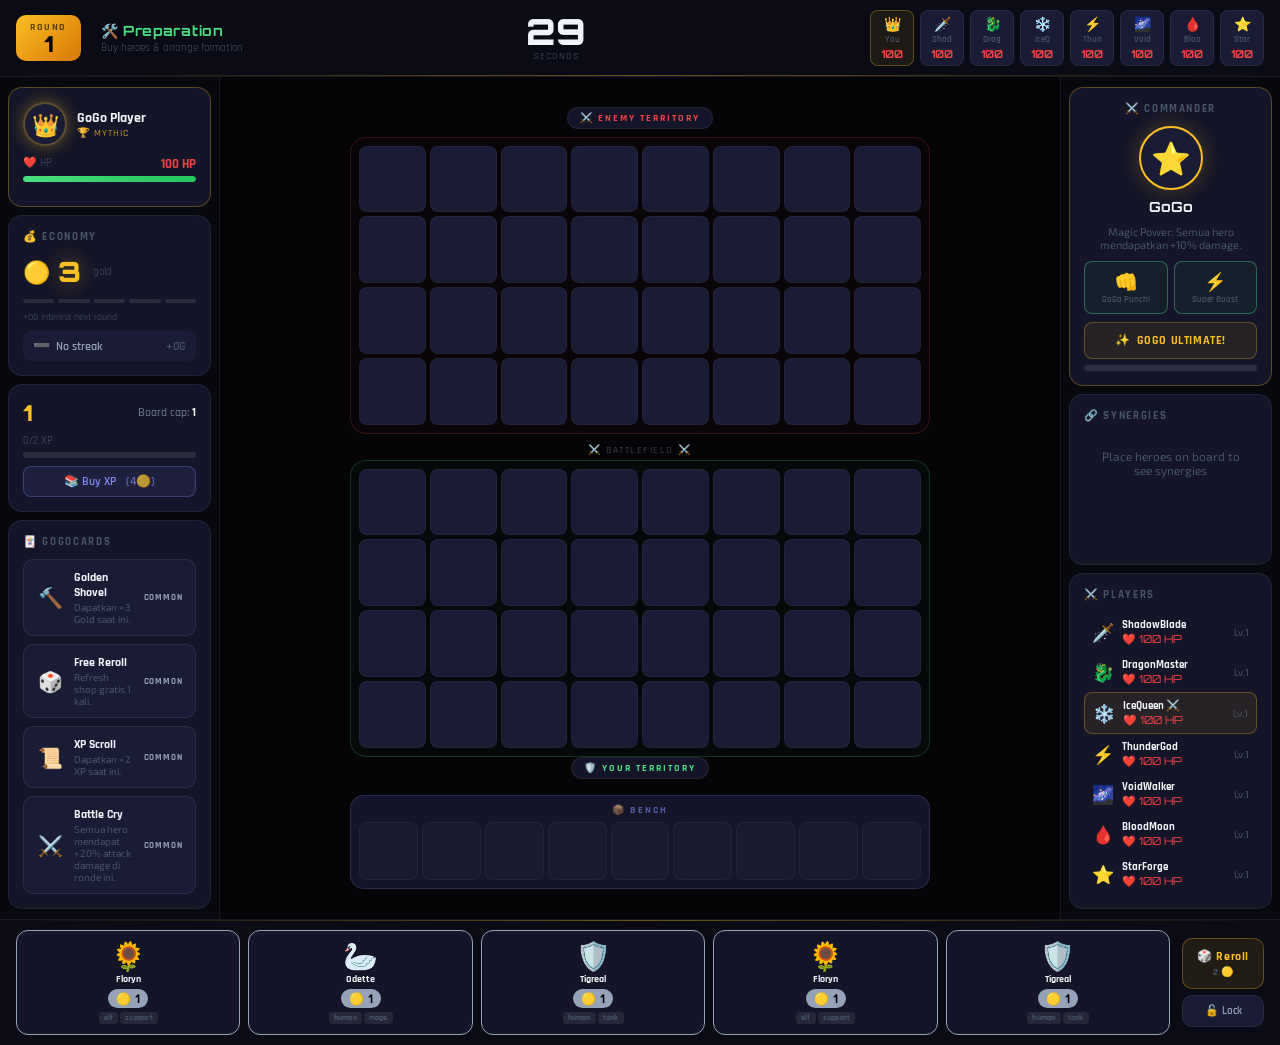
<file: MCGG/game.html>
<!DOCTYPE html>
<html lang="id">
<head>
  <meta charset="UTF-8">
  <meta name="viewport" content="width=device-width, initial-scale=1.0">
  <title>Magic Chess GoGo — Battle</title>
  <meta name="description" content="Magic Chess GoGo battle arena. Auto-chess battle with heroes, synergies, and commander skills.">
  <link rel="stylesheet" href="css/main.css">
  <link rel="stylesheet" href="css/animations.css">
  <link rel="stylesheet" href="css/game.css">
</head>
<body>
  <!-- Notification Container -->
  <div id="notification-container"></div>

  <!-- Ultimate Flash Effect -->
  <div id="ult-flash" style="position:fixed;inset:0;background:rgba(251,191,36,0.15);pointer-events:none;z-index:999;opacity:0;transition:opacity 0.1s;"></div>

  <!-- ==================== GAME LAYOUT ==================== -->
  <div id="game">

    <!-- ==================== HEADER ==================== -->
    <header class="game-header">
      <!-- Round info -->
      <div class="round-info">
        <div class="round-badge">
          <div class="round-badge-label">Round</div>
          <div class="round-badge-number" id="round-number">1</div>
        </div>
        <div class="phase-indicator">
          <div class="phase-name prep" id="phase-name">🛠️ Preparation</div>
          <div class="phase-desc" id="phase-desc">Buy heroes & arrange formation</div>
        </div>
      </div>

      <!-- Timer -->
      <div class="game-timer">
        <div class="timer-display" id="timer-display">30</div>
        <div class="timer-label">seconds</div>
      </div>

      <!-- Player HP row -->
      <div class="players-hp-row" id="players-hp-row">
        <!-- Populated by JS -->
      </div>
    </header>

    <!-- ==================== LEFT PANEL ==================== -->
    <aside class="game-left">

      <!-- Player Info -->
      <div class="player-panel">
        <div class="player-avatar">
          <div class="avatar-emoji">👑</div>
          <div>
            <div class="player-name-text" id="player-name-display">GoGo Player</div>
            <div class="player-rank">🏆 Mythic</div>
          </div>
        </div>
        <div class="hp-section">
          <div class="hp-label">
            <span>❤️ HP</span>
            <span class="hp-value" id="player-hp-value">100 HP</span>
          </div>
          <div class="progress">
            <div class="progress-bar progress-hp" id="player-hp-bar" style="width:100%"></div>
          </div>
        </div>
      </div>

      <!-- Economy -->
      <div class="economy-panel">
        <div class="eco-title">💰 Economy</div>
        <div class="gold-display">
          <span class="gold-icon">🟡</span>
          <span class="gold-amount" id="gold-amount">3</span>
          <div style="margin-left:4px;">
            <div class="gold-per-round">gold</div>
          </div>
        </div>
        <div class="interest-display">
          <div class="interest-pip" id="interest-pip-1"></div>
          <div class="interest-pip" id="interest-pip-2"></div>
          <div class="interest-pip" id="interest-pip-3"></div>
          <div class="interest-pip" id="interest-pip-4"></div>
          <div class="interest-pip" id="interest-pip-5"></div>
        </div>
        <div class="interest-label" id="interest-label">+0G interest next round</div>
        <div class="streak-display" style="margin-top:8px;">
          <span class="streak-icon" id="streak-icon">➖</span>
          <span class="streak-text" id="streak-text">No streak</span>
          <span class="streak-bonus" id="streak-bonus">+0G</span>
        </div>
      </div>

      <!-- Level & XP -->
      <div class="level-panel">
        <div class="level-header">
          <span class="level-badge" id="player-level">1</span>
          <div class="level-cap">Board cap: <span id="board-cap">1</span></div>
        </div>
        <div class="xp-display" id="xp-display">0/2 XP</div>
        <div class="progress" style="margin-top:4px;">
          <div class="progress-bar progress-xp" id="xp-bar-fill" style="width:0%"></div>
        </div>
        <button class="btn-buy-xp" onclick="window.game.buyXP()">
          📚 Buy XP <span style="margin-left:4px;opacity:0.7;">(4🟡)</span>
        </button>
      </div>

      <!-- GoGoCards -->
      <div class="gogocards-panel">
        <div class="panel-title">🃏 GoGoCards</div>
        <div class="gogocard-slots" id="gogocard-slots">
          <!-- Populated by GoGoCardSystem -->
        </div>
      </div>

    </aside>

    <!-- ==================== BOARD AREA ==================== -->
    <main class="game-board-area" id="game-board-area">

      <!-- Enemy area label -->
      <div class="battle-area-label enemy">⚔️ Enemy Territory</div>

      <!-- Enemy Grid (top) -->
      <div class="board-container">
        <div class="board-grid enemy-grid" id="enemy-grid">
          <!-- 32 cells (4 rows × 8 cols) — populated by JS -->
        </div>
      </div>

      <!-- Divider -->
      <div class="board-divider">
        <div class="board-divider-line"></div>
        <div class="board-divider-text">⚔️ Battlefield ⚔️</div>
        <div class="board-divider-line"></div>
      </div>

      <!-- Ally Grid (bottom) -->
      <div class="board-container">
        <div class="board-grid ally-grid" id="ally-grid">
          <!-- 32 cells (4 rows × 8 cols) — populated by JS -->
        </div>
      </div>

      <!-- Ally area label -->
      <div class="battle-area-label ally">🛡️ Your Territory</div>

      <!-- Bench -->
      <div class="bench-container">
        <div class="bench-label">📦 Bench</div>
        <div class="bench-row" id="bench-row">
          <!-- 9 bench slots — populated by JS -->
        </div>
      </div>

      <!-- Battle VS Banner (hidden by default) -->
      <div id="vs-banner" style="display:none;position:absolute;top:50%;left:50%;transform:translate(-50%,-50%);z-index:300;text-align:center;pointer-events:none;">
        <div style="background:var(--bg-card);border:1px solid var(--border-gold);border-radius:20px;padding:24px 48px;box-shadow:0 20px 60px rgba(0,0,0,0.8);">
          <div class="vs-text" style="font-family:var(--font-display);font-size:64px;font-weight:900;background:linear-gradient(135deg,#ef4444,#b91c1c);-webkit-background-clip:text;-webkit-text-fill-color:transparent;background-clip:text;">VS</div>
          <div class="vs-opponent-name" style="font-family:var(--font-ui);font-size:20px;color:var(--text-primary);font-weight:700;letter-spacing:0.1em;"></div>
        </div>
      </div>

      <!-- Round Result (hidden by default) -->
      <div id="round-result" style="display:none;position:absolute;top:50%;left:50%;transform:translate(-50%,-50%);z-index:400;text-align:center;pointer-events:none;"></div>

    </main>

    <!-- ==================== RIGHT PANEL ==================== -->
    <aside class="game-right">

      <!-- Commander Panel -->
      <div id="commander-panel" class="commander-panel">
        <!-- Populated by CommanderSystem -->
      </div>

      <!-- Synergies -->
      <div class="synergy-panel">
        <div class="panel-title">🔗 Synergies</div>
        <div class="synergy-list" id="synergy-list">
          <!-- Populated by SynergySystem -->
        </div>
      </div>

      <!-- Opponents -->
      <div class="opponents-panel">
        <div class="panel-title">⚔️ Players</div>
        <div id="opponents-list">
          <!-- Populated by JS -->
        </div>
      </div>

    </aside>

    <!-- ==================== FOOTER SHOP ==================== -->
    <footer class="game-footer" style="position:relative;">
      <!-- Shop Section -->
      <div class="shop-section" id="shop-section">
        <div style="display:flex;gap:8px;flex:1;" id="shop-heroes">
          <!-- 5 hero slots — populated by Shop -->
        </div>
      </div>

      <!-- Shop Controls -->
      <div class="shop-controls">
        <button class="btn-reroll" onclick="window.game.rerollShop()">
          🎲 Reroll
          <div class="reroll-cost">2 🟡</div>
        </button>
        <button class="btn-lock-shop" id="btn-lock-shop" onclick="window.game.toggleLockShop()">
          🔓 Lock
        </button>
      </div>
    </footer>

  </div><!-- /#game -->

  <!-- ==================== ENDGAME SCREEN ==================== -->
  <div class="endgame-screen" id="endgame-screen">
    <!-- Background effect -->
    <div style="position:absolute;inset:0;background:radial-gradient(ellipse at center,rgba(251,191,36,0.1),transparent 70%);pointer-events:none;"></div>

    <div class="endgame-title" id="endgame-title">🏆 VICTORY!</div>
    <div class="endgame-placement" id="endgame-placement">Placement: #1 of 8</div>

    <div class="endgame-stats">
      <div class="egs-item">
        <div class="egs-value" id="stat-rounds">0</div>
        <div class="egs-label">Rounds Survived</div>
      </div>
      <div class="egs-item">
        <div class="egs-value" id="stat-wins">0</div>
        <div class="egs-label">Battles Won</div>
      </div>
      <div class="egs-item">
        <div class="egs-value" id="stat-losses">0</div>
        <div class="egs-label">Battles Lost</div>
      </div>
      <div class="egs-item">
        <div class="egs-value" id="stat-placement">—</div>
        <div class="egs-label">Final Placement</div>
      </div>
    </div>

    <div style="display:flex;gap:16px;flex-wrap:wrap;justify-content:center;">
      <button class="btn btn-primary btn-lg" onclick="window.location.href='index.html'">
        🏠 Back to Lobby
      </button>
      <button class="btn btn-secondary btn-lg" onclick="window.location.reload()">
        🔄 Play Again
      </button>
    </div>
  </div>

  <!-- ==================== GAME INIT SCRIPT ==================== -->
  <script type="module">
    import { Game } from './js/game.js';

    document.addEventListener('DOMContentLoaded', () => {
      // Load config from sessionStorage
      let config = {};
      try {
        const stored = sessionStorage.getItem('mcgg_config');
        if (stored) config = JSON.parse(stored);
      } catch (e) { /* use defaults */ }

      // Defaults if no config
      if (!config.commanderId) config.commanderId = 'gogo';
      if (!config.deckCards || !config.deckCards.length) {
        config.deckCards = ['golden_shovel', 'free_reroll', 'xp_scroll', 'battle_cry'];
      }
      if (!config.playerName) config.playerName = 'GoGo Player';

      // Update player name display
      const nameEl = document.getElementById('player-name-display');
      if (nameEl) nameEl.textContent = config.playerName;

      // Init game
      const game = new Game(config);
      game.init();
    });
  </script>
</body>
</html>
</file>
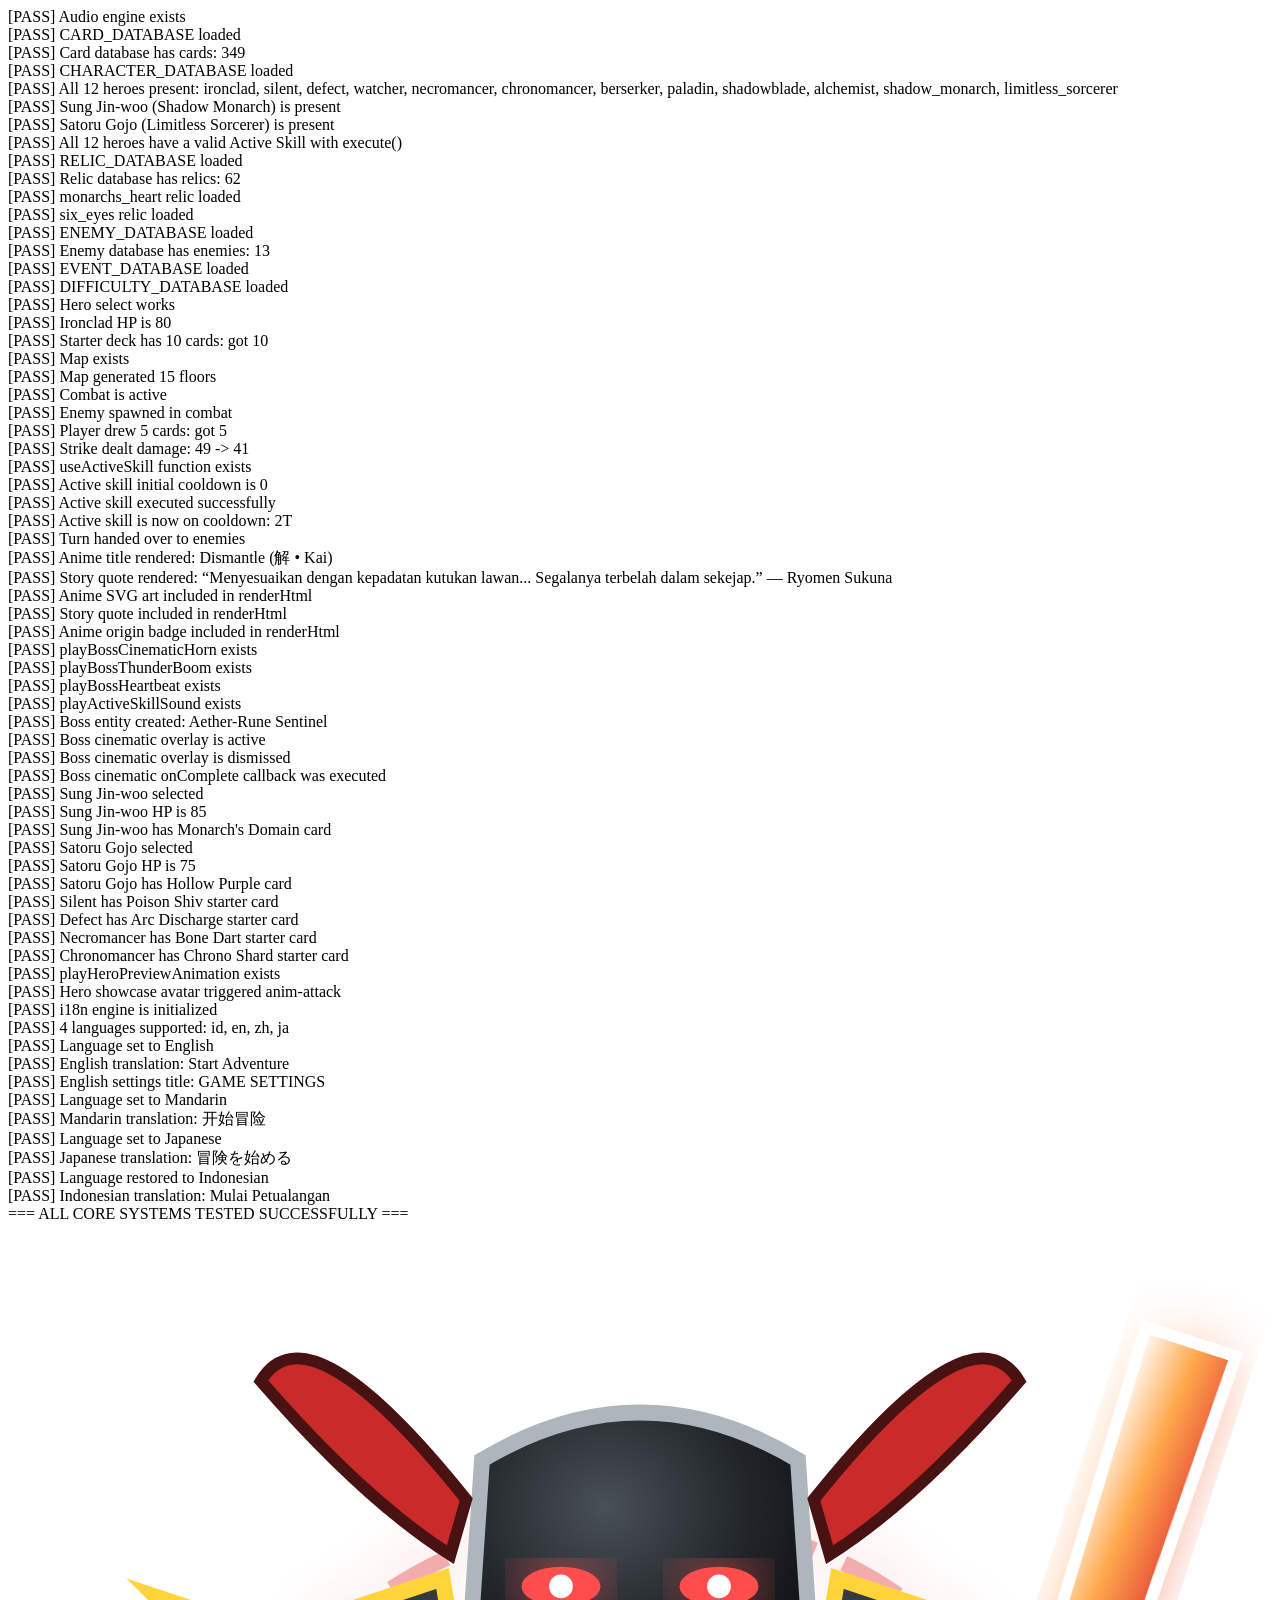
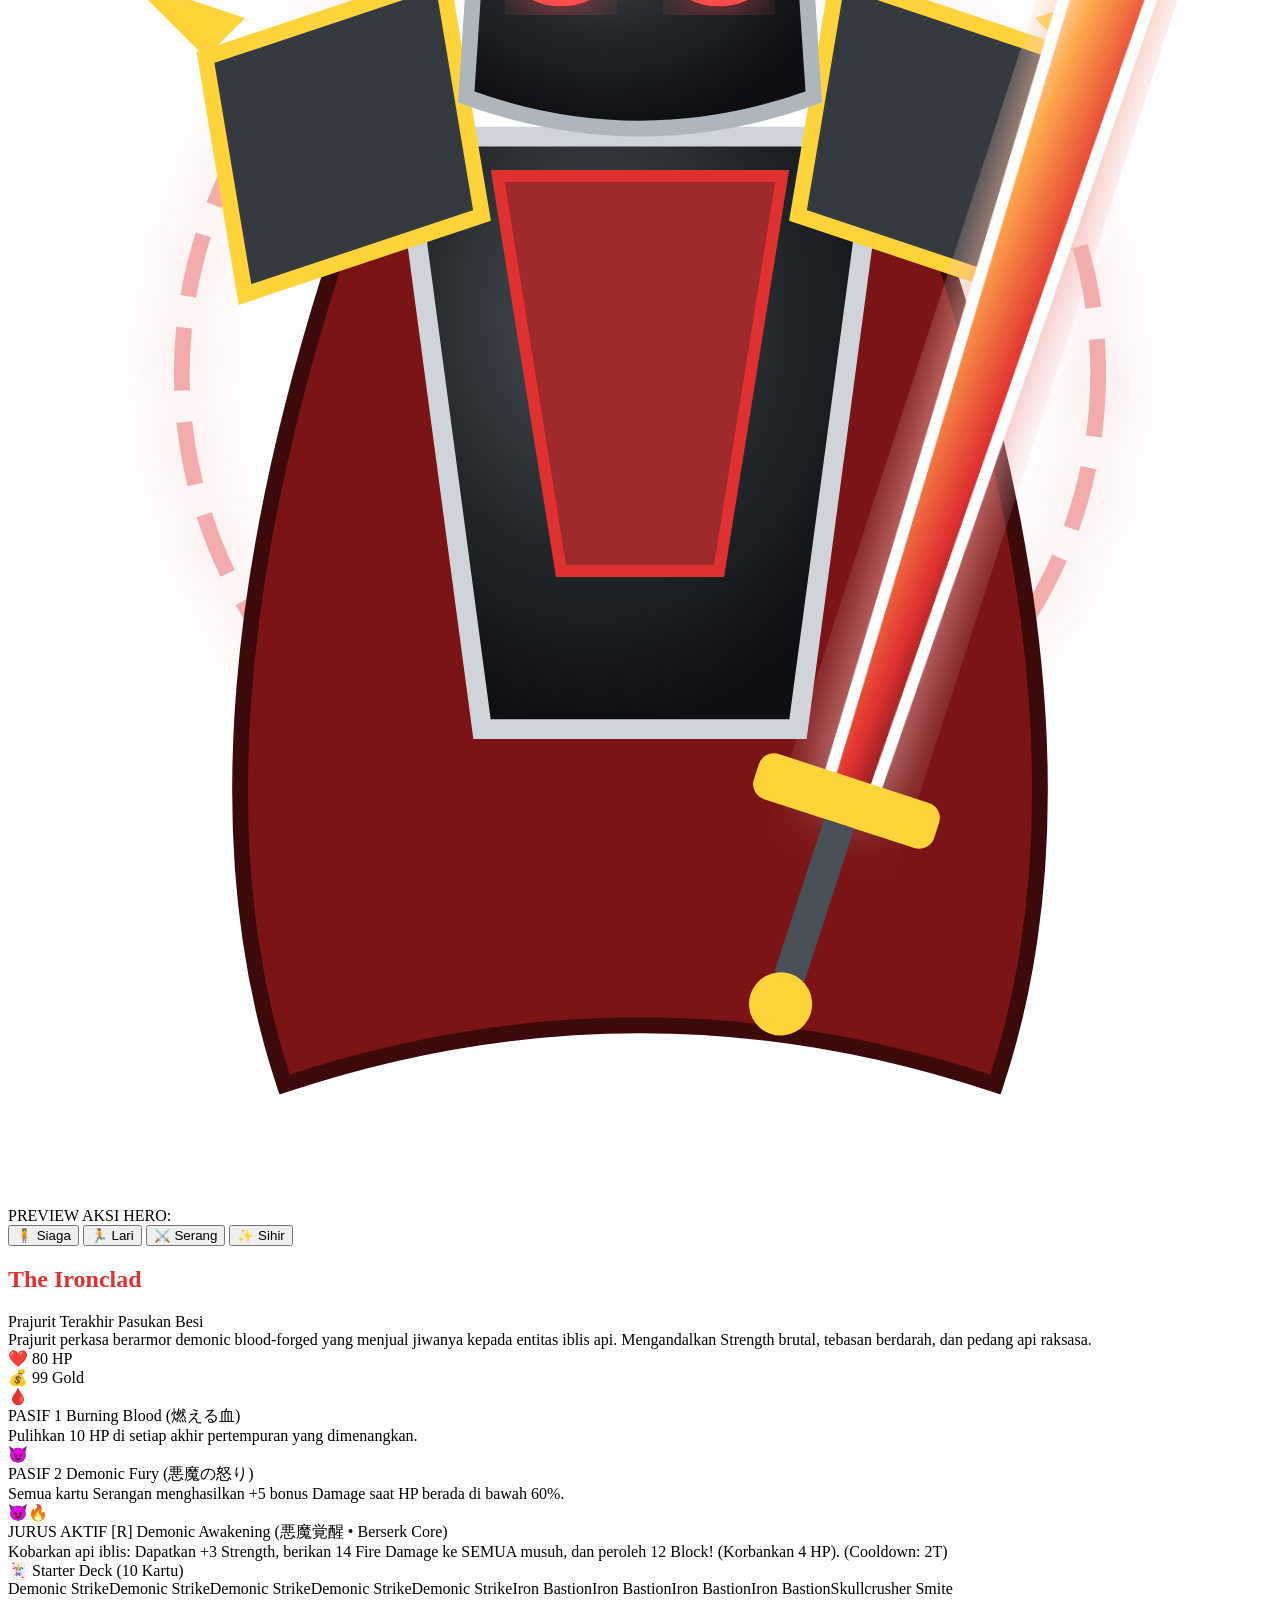
<file: slay_the_spire/test_suite.html>
<!DOCTYPE html>
<html>
<head>
  <meta charset="UTF-8">
  <title>Shadowspire Test Suite</title>
</head>
<body>
  <div id="results"></div>
  <div id="bossCinematicOverlay" style="display:none;">
    <div id="bossCinematicAvatar"></div>
    <div id="bossCinematicTitle"></div>
    <div id="bossCinematicSubtitle"></div>
    <div id="bossDialogueText"></div>
    <div id="bossLoreQuote"></div>
    <div id="bossAlertBadge"></div>
    <div id="bossWatermarkKanji"></div>
  </div>
  <div id="heroShowcaseStage"></div>
  <!-- Load all game scripts in the same order as index.html -->
  <script src="js/i18n.js"></script>
  <script src="js/audio.js"></script>
  <script src="js/vfx.js"></script>
  <script src="js/cards.js"></script>
  <script src="js/relics.js"></script>
  <script src="js/potions.js"></script>
  <script src="js/enemies.js"></script>
  <script src="js/events.js"></script>
  <script src="js/map.js"></script>
  <script src="js/gameState.js"></script>
  <script src="js/combat.js"></script>
  <script src="js/app.js"></script>
  <script>
    const logs = [];
    function assert(cond, msg) {
      if (!cond) {
        logs.push("[FAIL] " + msg);
        console.error("[FAIL] " + msg);
      } else {
        logs.push("[PASS] " + msg);
      }
    }

    try {
      // 1. Check audio engine
      assert(typeof window.spireAudio !== 'undefined', "Audio engine exists");

      // 2. Check cards
      assert(typeof window.CARD_DATABASE === 'object', "CARD_DATABASE loaded");
      const cardCount = Object.keys(window.CARD_DATABASE).length;
      assert(cardCount > 50, `Card database has cards: ${cardCount}`);

      // 3. Check heroes
      assert(typeof window.CHARACTER_DATABASE === 'object', "CHARACTER_DATABASE loaded");
      const heroKeys = Object.keys(window.CHARACTER_DATABASE);
      assert(heroKeys.length === 12, `All 12 heroes present: ${heroKeys.join(', ')}`);
      assert(heroKeys.includes('shadow_monarch'), "Sung Jin-woo (Shadow Monarch) is present");
      assert(heroKeys.includes('limitless_sorcerer'), "Satoru Gojo (Limitless Sorcerer) is present");

      // Check Active Skills on all heroes
      let allHeroesHaveSkill = true;
      heroKeys.forEach(k => {
        const h = window.CHARACTER_DATABASE[k];
        if (!h.activeSkill || typeof h.activeSkill.execute !== 'function') {
          allHeroesHaveSkill = false;
        }
      });
      assert(allHeroesHaveSkill, "All 12 heroes have a valid Active Skill with execute()");

      // 4. Check relics
      assert(typeof window.RELIC_DATABASE === 'object', "RELIC_DATABASE loaded");
      const relicCount = Object.keys(window.RELIC_DATABASE).length;
      assert(relicCount >= 20, `Relic database has relics: ${relicCount}`);
      assert(window.RELIC_DATABASE['monarchs_heart'] !== undefined, "monarchs_heart relic loaded");
      assert(window.RELIC_DATABASE['six_eyes'] !== undefined, "six_eyes relic loaded");

      // 5. Check enemies
      assert(typeof window.ENEMY_DATABASE === 'object', "ENEMY_DATABASE loaded");
      const enemyCount = Object.keys(window.ENEMY_DATABASE).length;
      assert(enemyCount >= 10, `Enemy database has enemies: ${enemyCount}`);

      // 6. Check events
      assert(typeof window.EVENT_DATABASE === 'object', "EVENT_DATABASE loaded");

      // 7. Check difficulty database
      assert(typeof window.DIFFICULTY_DATABASE === 'object', "DIFFICULTY_DATABASE loaded");

      // 8. Test GameState init and Hero selection
      window.gameState.startNewRun('ironclad', 'NORMAL');
      assert(window.gameState.character === 'ironclad', "Hero select works");
      assert(window.gameState.player.maxHp === 80, "Ironclad HP is 80");
      assert(window.gameState.deck.length === 10, `Starter deck has 10 cards: got ${window.gameState.deck.length}`);

      // 9. Test Map generation
      assert(window.gameState.map !== null, "Map exists");
      assert(window.gameState.map.floors && window.gameState.map.floors.length === 15, `Map generated ${window.gameState.map.floors.length} floors`);

      // 10. Test Combat Engine
      const testEnemies = window.createEncounter('NORMAL', 1);
      window.spireCombat.startCombat('NORMAL', testEnemies);
      assert(window.spireCombat.isActive === true, "Combat is active");
      assert(window.spireCombat.enemies.length === 1, "Enemy spawned in combat");
      assert(window.spireCombat.hand.length === 5, `Player drew 5 cards: got ${window.spireCombat.hand.length}`);

      // 11. Test playing a strike card
      const strikeCard = window.spireCombat.hand.find(c => c.type === 'ATTACK');
      if (strikeCard) {
        const initialEnemyHp = testEnemies[0].currentHp;
        window.spireCombat.playCard(strikeCard.uid, testEnemies[0]);
        assert(testEnemies[0].currentHp < initialEnemyHp, `Strike dealt damage: ${initialEnemyHp} -> ${testEnemies[0].currentHp}`);
      }

      // 12. Test Hero Active Skill Execution
      assert(typeof window.spireCombat.useActiveSkill === 'function', "useActiveSkill function exists");
      assert(window.spireCombat.player.activeSkillCooldown === 0, "Active skill initial cooldown is 0");
      const skillUsed = window.spireCombat.useActiveSkill();
      assert(skillUsed === true, "Active skill executed successfully");
      assert(window.spireCombat.player.activeSkillCooldown > 0, `Active skill is now on cooldown: ${window.spireCombat.player.activeSkillCooldown}T`);

      // 13. End turn test (trigger enemy turn & cooldown decrement)
      window.spireCombat.endTurn();
      assert(window.spireCombat.isPlayerTurn === false, "Turn handed over to enemies");

      // 14. Test Card Anime System & SVG Rendering
      const testCard = new window.Card(window.CARD_DATABASE['strike']);
      assert(testCard.getAnimeTitle().includes('Dismantle'), `Anime title rendered: ${testCard.getAnimeTitle()}`);
      assert(testCard.getStoryQuote().includes('Sukuna'), `Story quote rendered: ${testCard.getStoryQuote()}`);
      const renderedHtml = testCard.renderHtml(window.spireCombat);
      assert(renderedHtml.includes('anime-art-svg'), "Anime SVG art included in renderHtml");
      assert(renderedHtml.includes('card-story-quote'), "Story quote included in renderHtml");
      assert(renderedHtml.includes('card-anime-badge'), "Anime origin badge included in renderHtml");

      // 15. Test Audio Synthesizers including playActiveSkillSound
      assert(typeof window.spireAudio.playBossCinematicHorn === 'function', "playBossCinematicHorn exists");
      assert(typeof window.spireAudio.playBossThunderBoom === 'function', "playBossThunderBoom exists");
      assert(typeof window.spireAudio.playBossHeartbeat === 'function', "playBossHeartbeat exists");
      assert(typeof window.spireAudio.playActiveSkillSound === 'function', "playActiveSkillSound exists");
      window.spireAudio.playActiveSkillSound();

      // 16. Test Boss Cinematic Intro Flow
      const boss = new window.MonsterEntity(window.BESTIARY_DATABASE['guardian_sentinel'], 15);
      assert(boss.name.includes('Sentinel'), `Boss entity created: ${boss.name}`);
      let cinematicCallbackTriggered = false;
      window.spireApp.playBossCinematicIntro(boss, () => {
        cinematicCallbackTriggered = true;
      });
      const bossOverlay = document.getElementById('bossCinematicOverlay');
      assert(bossOverlay && bossOverlay.classList.contains('active'), "Boss cinematic overlay is active");
      window.spireApp.dismissBossCinematic();
      assert(!bossOverlay.classList.contains('active'), "Boss cinematic overlay is dismissed");
      assert(cinematicCallbackTriggered === true, "Boss cinematic onComplete callback was executed");

      // 17. Test New Anime Hero Selection (Sung Jin-woo & Satoru Gojo)
      window.gameState.startNewRun('shadow_monarch', 'NORMAL');
      assert(window.gameState.character === 'shadow_monarch', "Sung Jin-woo selected");
      assert(window.gameState.player.maxHp === 85, "Sung Jin-woo HP is 85");
      assert(window.gameState.deck.some(c => c.defId === 'monarchs_domain'), "Sung Jin-woo has Monarch's Domain card");

      window.gameState.startNewRun('limitless_sorcerer', 'NORMAL');
      assert(window.gameState.character === 'limitless_sorcerer', "Satoru Gojo selected");
      assert(window.gameState.player.maxHp === 75, "Satoru Gojo HP is 75");
      assert(window.gameState.deck.some(c => c.defId === 'hollow_purple_mini'), "Satoru Gojo has Hollow Purple card");

      // 18. Test All Thematic Starter Decks
      window.gameState.startNewRun('silent', 'NORMAL');
      assert(window.gameState.deck.some(c => c.defId === 'poison_shiv'), "Silent has Poison Shiv starter card");
      window.gameState.startNewRun('defect', 'NORMAL');
      assert(window.gameState.deck.some(c => c.defId === 'arc_discharge'), "Defect has Arc Discharge starter card");
      window.gameState.startNewRun('necromancer', 'NORMAL');
      assert(window.gameState.deck.some(c => c.defId === 'bone_dart'), "Necromancer has Bone Dart starter card");
      window.gameState.startNewRun('chronomancer', 'NORMAL');
      assert(window.gameState.deck.some(c => c.defId === 'chrono_shard'), "Chronomancer has Chrono Shard starter card");

      // 19. Test Hero Preview Animation Function
      assert(typeof window.spireApp.playHeroPreviewAnimation === 'function', "playHeroPreviewAnimation exists");
      window.spireApp.renderHeroShowcase('ironclad');
      window.spireApp.playHeroPreviewAnimation('attack');
      const wrap = document.querySelector('.showcase-hero-svg-wrap');
      assert(wrap && wrap.classList.contains('anim-attack'), "Hero showcase avatar triggered anim-attack");

      // 20. Test I18n Multi-Language System (Indonesian, English, Mandarin, Japanese)
      assert(typeof window.i18n === 'object', "i18n engine is initialized");
      assert(window.i18n.supportedLanguages.length === 4, "4 languages supported: id, en, zh, ja");

      // Test English
      window.i18n.setLanguage('en');
      assert(window.i18n.getLanguage() === 'en', "Language set to English");
      assert(window.t('menu_start') === 'Start Adventure', `English translation: ${window.t('menu_start')}`);
      assert(window.t('settings_title') === 'GAME SETTINGS', `English settings title: ${window.t('settings_title')}`);

      // Test Mandarin Chinese
      window.i18n.setLanguage('zh');
      assert(window.i18n.getLanguage() === 'zh', "Language set to Mandarin");
      assert(window.t('menu_start') === '开始冒险', `Mandarin translation: ${window.t('menu_start')}`);

      // Test Japanese
      window.i18n.setLanguage('ja');
      assert(window.i18n.getLanguage() === 'ja', "Language set to Japanese");
      assert(window.t('menu_start') === '冒険を始める', `Japanese translation: ${window.t('menu_start')}`);

      // Test Indonesian (Default)
      window.i18n.setLanguage('id');
      assert(window.i18n.getLanguage() === 'id', "Language restored to Indonesian");
      assert(window.t('menu_start') === 'Mulai Petualangan', `Indonesian translation: ${window.t('menu_start')}`);

      logs.push("=== ALL CORE SYSTEMS TESTED SUCCESSFULLY ===");
    } catch (err) {
      logs.push("[ERROR] " + err.message + "\n" + err.stack);
    }

    document.getElementById('results').innerText = logs.join('\n');
  </script>
</body>
</html>
</file>
<file: css/style.css>
/* ==========================================================================
   KFC: CYBER KITCHEN 2088 — PURE CSS DESIGN SYSTEM & COMPONENT STYLESHEET
   Comprehensive Architecture: 1000+ Lines of Cyberpunk Neon Glassmorphism
   ========================================================================== */

/* --------------------------------------------------------------------------
   1. CSS VARIABLES & DESIGN TOKENS
   -------------------------------------------------------------------------- */
:root {
  /* Core Color Palette - Cyberpunk KFC Aesthetic */
  --kfc-red-core: #e4002b;
  --kfc-red-glow: rgba(228, 0, 43, 0.6);
  --kfc-red-dim: rgba(228, 0, 43, 0.15);
  --kfc-red-bright: #ff2b54;

  --neon-cyan: #00f3ff;
  --neon-cyan-glow: rgba(0, 243, 255, 0.5);
  --neon-cyan-dim: rgba(0, 243, 255, 0.12);

  --neon-amber: #ffb703;
  --neon-amber-glow: rgba(255, 183, 3, 0.5);
  --neon-amber-dim: rgba(255, 183, 3, 0.12);

  --neon-green: #00ff88;
  --neon-green-glow: rgba(0, 255, 136, 0.5);
  --neon-green-dim: rgba(0, 255, 136, 0.12);

  --neon-purple: #b5179e;
  --neon-purple-glow: rgba(181, 23, 158, 0.5);

  /* Background & Surface Layers */
  --bg-space: #05070d;
  --bg-deep: #0a0e17;
  --bg-panel: rgba(13, 19, 33, 0.85);
  --bg-panel-solid: #0d1321;
  --bg-panel-hover: rgba(20, 29, 51, 0.9);
  --bg-card: rgba(19, 27, 46, 0.7);
  --bg-subtle: rgba(255, 255, 255, 0.03);

  /* Borders & Glassmorphic Highlights */
  --border-neon: rgba(0, 243, 255, 0.3);
  --border-kfc: rgba(228, 0, 43, 0.4);
  --border-subtle: rgba(255, 255, 255, 0.08);
  --border-active: #00f3ff;

  /* Typography Fonts */
  --font-display: 'Orbitron', -apple-system, BlinkMacSystemFont, sans-serif;
  --font-body: 'Rajdhani', -apple-system, BlinkMacSystemFont, sans-serif;
  --font-mono: 'Share Tech Mono', 'Courier New', monospace;

  /* Text Colors */
  --text-pure: #ffffff;
  --text-main: #d1dcff;
  --text-muted: #7b8ba6;
  --text-dim: #455065;
  --text-glow-cyan: 0 0 8px rgba(0, 243, 255, 0.7);
  --text-glow-red: 0 0 8px rgba(228, 0, 43, 0.7);

  /* Spacing Tokens */
  --space-2xs: 4px;
  --space-xs: 8px;
  --space-sm: 12px;
  --space-md: 16px;
  --space-lg: 24px;
  --space-xl: 32px;
  --space-2xl: 48px;

  /* Elevations & Box Shadows */
  --shadow-panel: 0 8px 32px 0 rgba(0, 0, 0, 0.6), inset 0 0 0 1px rgba(255, 255, 255, 0.05);
  --shadow-neon-cyan: 0 0 15px var(--neon-cyan-glow), inset 0 0 10px rgba(0, 243, 255, 0.2);
  --shadow-neon-red: 0 0 15px var(--kfc-red-glow), inset 0 0 10px rgba(228, 0, 43, 0.2);
  --shadow-neon-amber: 0 0 15px var(--neon-amber-glow), inset 0 0 10px rgba(255, 183, 3, 0.2);

  /* Layout Constants */
  --header-height: 72px;
  --ticker-height: 36px;
  --nav-height: 48px;
  --footer-height: 38px;
  --radius-sm: 4px;
  --radius-md: 8px;
  --radius-lg: 12px;
  --radius-pill: 9999px;

  /* Animation Timings */
  --ease-spring: cubic-bezier(0.175, 0.885, 0.32, 1.275);
  --ease-smooth: cubic-bezier(0.25, 0.8, 0.25, 1);
}

/* --------------------------------------------------------------------------
   2. RESET & BASE ELEMENTS
   -------------------------------------------------------------------------- */
*, *::before, *::after {
  box-sizing: border-box;
  margin: 0;
  padding: 0;
  -webkit-tap-highlight-color: transparent;
}

html, body {
  width: 100%;
  height: 100%;
  overflow-x: hidden;
  background-color: var(--bg-space);
  color: var(--text-main);
  font-family: var(--font-body);
  font-size: 15px;
  font-weight: 500;
  line-height: 1.4;
  user-select: none;
}

/* Custom Cyber Scrollbar */
::-webkit-scrollbar {
  width: 6px;
  height: 6px;
}
::-webkit-scrollbar-track {
  background: var(--bg-deep);
}
::-webkit-scrollbar-thumb {
  background: var(--border-neon);
  border-radius: var(--radius-sm);
}
::-webkit-scrollbar-thumb:hover {
  background: var(--neon-cyan);
  box-shadow: 0 0 8px var(--neon-cyan);
}

/* --------------------------------------------------------------------------
   3. RETRO CRT & AMBIENT VISUAL OVERLAYS
   -------------------------------------------------------------------------- */
.crt-overlay {
  position: fixed;
  top: 0;
  left: 0;
  width: 100vw;
  height: 100vh;
  pointer-events: none;
  z-index: 999;
  background: linear-gradient(
    rgba(18, 16, 16, 0) 50%, 
    rgba(0, 0, 0, 0.25) 50%
  ), linear-gradient(
    90deg,
    rgba(255, 0, 0, 0.03),
    rgba(0, 255, 0, 0.01),
    rgba(0, 0, 255, 0.03)
  );
  background-size: 100% 3px, 4px 100%;
  opacity: 0.7;
  transition: opacity 0.3s ease;
}

.crt-overlay.disabled {
  opacity: 0;
}

.vignette-overlay {
  position: fixed;
  top: 0;
  left: 0;
  width: 100vw;
  height: 100vh;
  pointer-events: none;
  z-index: 998;
  background: radial-gradient(circle at center, transparent 60%, rgba(3, 5, 10, 0.85) 100%);
}

.cyber-glow-bg {
  position: fixed;
  top: 0;
  left: 0;
  width: 100vw;
  height: 100vh;
  overflow: hidden;
  pointer-events: none;
  z-index: 0;
}

.glow-orb {
  position: absolute;
  border-radius: 50%;
  filter: blur(120px);
  opacity: 0.15;
  animation: floatOrb 18s infinite alternate ease-in-out;
}

.glow-red {
  width: 500px;
  height: 500px;
  background: var(--kfc-red-core);
  top: -100px;
  left: -100px;
}

.glow-cyan {
  width: 600px;
  height: 600px;
  background: var(--neon-cyan);
  bottom: -150px;
  right: -100px;
  animation-delay: -6s;
}

.glow-amber {
  width: 400px;
  height: 400px;
  background: var(--neon-amber);
  top: 40%;
  left: 45%;
  animation-delay: -12s;
}

@keyframes floatOrb {
  0% { transform: translate(0, 0) scale(1); }
  50% { transform: translate(60px, 40px) scale(1.15); }
  100% { transform: translate(-40px, 80px) scale(0.9); }
}

/* --------------------------------------------------------------------------
   4. MAIN APP CONTAINER & GRID SYSTEM
   -------------------------------------------------------------------------- */
.app-container {
  position: relative;
  z-index: 1;
  display: flex;
  flex-direction: column;
  min-height: 100vh;
  padding: 0 var(--space-md);
  max-width: 1720px;
  margin: 0 auto;
}

/* --------------------------------------------------------------------------
   5. MASTER HEADER & BRAND HUD
   -------------------------------------------------------------------------- */
.master-header {
  height: var(--header-height);
  display: flex;
  align-items: center;
  justify-content: space-between;
  border-bottom: 1px solid var(--border-kfc);
  background: linear-gradient(180deg, rgba(228, 0, 43, 0.08) 0%, transparent 100%);
  gap: var(--space-md);
  padding: var(--space-xs) 0;
}

.brand-badge {
  display: flex;
  align-items: center;
  gap: var(--space-sm);
}

.logo-box {
  background: var(--kfc-red-core);
  padding: 6px 14px;
  border-radius: var(--radius-sm);
  box-shadow: 0 0 18px var(--kfc-red-glow);
  transform: skew(-10deg);
  border: 1px solid var(--kfc-red-bright);
}

.logo-glitch {
  font-family: var(--font-display);
  font-weight: 900;
  font-size: 22px;
  color: #fff;
  letter-spacing: 2px;
  position: relative;
  display: inline-block;
}

.brand-titles {
  display: flex;
  flex-direction: column;
}

.brand-title {
  font-family: var(--font-display);
  font-size: 17px;
  font-weight: 800;
  letter-spacing: 1.5px;
  color: var(--text-pure);
  text-shadow: var(--text-glow-red);
}

.brand-subtitle {
  font-family: var(--font-mono);
  font-size: 11px;
  color: var(--neon-cyan);
  letter-spacing: 1.2px;
}

/* Resource HUD */
.resource-hud {
  display: flex;
  align-items: center;
  gap: var(--space-xs);
  background: var(--bg-panel);
  border: 1px solid var(--border-neon);
  border-radius: var(--radius-md);
  padding: 4px 12px;
  box-shadow: var(--shadow-panel);
}

.hud-item {
  display: flex;
  align-items: center;
  gap: 8px;
  padding: 4px 10px;
  border-right: 1px solid var(--border-subtle);
}

.hud-item:last-child {
  border-right: none;
}

.hud-icon {
  font-size: 16px;
  color: var(--neon-cyan);
}

.hud-credits .hud-icon { color: var(--neon-green); }
.hud-rep .hud-icon { color: var(--neon-amber); }
.hud-level .hud-icon { color: var(--kfc-red-bright); }
.hud-weather .hud-icon { color: var(--neon-cyan); }

.hud-meta {
  display: flex;
  flex-direction: column;
}

.hud-label {
  font-family: var(--font-mono);
  font-size: 9px;
  color: var(--text-muted);
  letter-spacing: 0.8px;
}

.hud-value {
  font-family: var(--font-display);
  font-size: 13px;
  font-weight: 700;
  color: var(--text-pure);
}

.hud-credits .hud-value { color: var(--neon-green); }
.hud-rep .hud-value { color: var(--neon-amber); }

/* Header Toolbar Buttons */
.header-actions {
  display: flex;
  align-items: center;
  gap: var(--space-xs);
}

.btn-hud-tool {
  display: flex;
  align-items: center;
  gap: 6px;
  background: var(--bg-panel);
  border: 1px solid var(--border-subtle);
  color: var(--text-main);
  padding: 8px 12px;
  border-radius: var(--radius-sm);
  cursor: pointer;
  font-family: var(--font-mono);
  font-size: 11px;
  font-weight: 600;
  transition: all 0.2s ease;
}

.btn-hud-tool:hover {
  background: var(--neon-cyan-dim);
  border-color: var(--neon-cyan);
  color: var(--neon-cyan);
  box-shadow: 0 0 10px var(--neon-cyan-glow);
}

.btn-hud-tool.active {
  background: var(--kfc-red-dim);
  border-color: var(--kfc-red-core);
  color: var(--text-pure);
  box-shadow: 0 0 12px var(--kfc-red-glow);
}

/* --------------------------------------------------------------------------
   6. SUB-HEADER TICKER & AUDIO OSCILLOSCOPE
   -------------------------------------------------------------------------- */
.sub-header-ticker {
  height: var(--ticker-height);
  display: flex;
  align-items: center;
  justify-content: space-between;
  background: rgba(8, 12, 22, 0.95);
  border-left: 2px solid var(--kfc-red-core);
  border-right: 2px solid var(--neon-cyan);
  border-bottom: 1px solid var(--border-subtle);
  padding: 0 var(--space-sm);
  margin-bottom: var(--space-xs);
}

.ticker-left {
  display: flex;
  align-items: center;
  gap: var(--space-sm);
  flex: 1;
  overflow: hidden;
}

.ticker-tag {
  font-family: var(--font-display);
  font-size: 10px;
  font-weight: 800;
  color: var(--kfc-red-bright);
  background: var(--kfc-red-dim);
  padding: 2px 6px;
  border-radius: 2px;
  letter-spacing: 1px;
  white-space: nowrap;
}

.ticker-marquee-wrapper {
  overflow: hidden;
  position: relative;
  width: 100%;
}

.ticker-marquee {
  font-family: var(--font-mono);
  font-size: 12px;
  color: var(--text-main);
  white-space: nowrap;
  animation: scrollTicker 30s linear infinite;
}

@keyframes scrollTicker {
  0% { transform: translateX(100%); }
  100% { transform: translateX(-100%); }
}

.ticker-right {
  display: flex;
  align-items: center;
  gap: var(--space-xs);
}

.audio-viz-wrapper {
  display: flex;
  align-items: center;
  gap: 6px;
  background: var(--bg-deep);
  border: 1px solid var(--border-subtle);
  padding: 2px 6px;
  border-radius: var(--radius-sm);
}

.viz-label {
  font-family: var(--font-mono);
  font-size: 9px;
  color: var(--neon-cyan);
}

/* --------------------------------------------------------------------------
   7. NAVIGATION TABS BAR
   -------------------------------------------------------------------------- */
.cyber-tabs-nav {
  display: flex;
  align-items: center;
  gap: 4px;
  overflow-x: auto;
  padding: 4px 0;
  border-bottom: 1px solid var(--border-subtle);
  margin-bottom: var(--space-sm);
}

.tab-btn {
  display: flex;
  align-items: center;
  gap: 8px;
  background: var(--bg-panel);
  border: 1px solid var(--border-subtle);
  border-bottom: 2px solid transparent;
  color: var(--text-muted);
  padding: 10px 16px;
  border-radius: var(--radius-sm) var(--radius-sm) 0 0;
  cursor: pointer;
  font-family: var(--font-display);
  font-size: 11px;
  font-weight: 700;
  letter-spacing: 1px;
  white-space: nowrap;
  transition: all 0.25s var(--ease-smooth);
}

.tab-btn:hover {
  background: var(--bg-panel-hover);
  color: var(--text-pure);
  border-color: var(--border-neon);
}

.tab-btn.active {
  background: linear-gradient(180deg, var(--bg-panel-hover) 0%, rgba(0, 243, 255, 0.08) 100%);
  color: var(--neon-cyan);
  border-color: var(--border-neon);
  border-bottom: 2px solid var(--neon-cyan);
  box-shadow: 0 4px 15px rgba(0, 243, 255, 0.15);
}

.tab-btn .tab-num {
  font-family: var(--font-mono);
  font-size: 10px;
  color: var(--kfc-red-bright);
  background: rgba(228, 0, 43, 0.15);
  padding: 2px 5px;
  border-radius: 2px;
}

/* --------------------------------------------------------------------------
   8. GENERIC CYBER PANEL & CARD SYSTEM
   -------------------------------------------------------------------------- */
.main-deck {
  flex: 1;
  position: relative;
  margin-bottom: var(--space-md);
}

.tab-content-panel {
  display: none;
  animation: fadeInPanel 0.3s ease-out forwards;
}

.tab-content-panel.active {
  display: block;
}

@keyframes fadeInPanel {
  from { opacity: 0; transform: translateY(6px); }
  to { opacity: 1; transform: translateY(0); }
}

.cyber-panel {
  background: var(--bg-panel);
  border: 1px solid var(--border-subtle);
  border-radius: var(--radius-md);
  padding: var(--space-md);
  box-shadow: var(--shadow-panel);
  backdrop-filter: blur(12px);
  position: relative;
  overflow: hidden;
}

.cyber-panel::before {
  content: '';
  position: absolute;
  top: 0;
  left: 0;
  width: 100%;
  height: 2px;
  background: linear-gradient(90deg, transparent 0%, var(--border-neon) 50%, transparent 100%);
}

.panel-head {
  display: flex;
  align-items: center;
  justify-content: space-between;
  margin-bottom: var(--space-sm);
  flex-wrap: wrap;
  gap: var(--space-xs);
}

.panel-head.sub-head {
  margin-top: var(--space-md);
}

.panel-badge {
  font-family: var(--font-mono);
  font-size: 9px;
  color: var(--neon-cyan);
  letter-spacing: 1px;
  background: var(--neon-cyan-dim);
  padding: 2px 8px;
  border-radius: 2px;
  border: 1px solid rgba(0, 243, 255, 0.2);
}

.panel-heading {
  font-family: var(--font-display);
  font-size: 15px;
  font-weight: 800;
  letter-spacing: 1.2px;
  color: var(--text-pure);
  width: 100%;
  margin-top: 4px;
}

.panel-subheading {
  font-family: var(--font-display);
  font-size: 13px;
  font-weight: 700;
  color: var(--text-main);
}

.panel-divider {
  height: 1px;
  background: linear-gradient(90deg, transparent 0%, var(--border-subtle) 50%, transparent 100%);
  margin: var(--space-md) 0;
}

/* --------------------------------------------------------------------------
   9. INTERACTIVE BUTTONS & FORM INPUTS
   -------------------------------------------------------------------------- */
.btn-cyber {
  position: relative;
  display: inline-flex;
  align-items: center;
  justify-content: center;
  gap: 8px;
  font-family: var(--font-display);
  font-size: 12px;
  font-weight: 700;
  letter-spacing: 1.2px;
  padding: 10px 18px;
  border-radius: var(--radius-sm);
  border: 1px solid var(--border-neon);
  background: var(--bg-panel-solid);
  color: var(--text-pure);
  cursor: pointer;
  overflow: hidden;
  transition: all 0.2s var(--ease-smooth);
}

.btn-cyber:hover {
  transform: translateY(-1px);
  box-shadow: var(--shadow-neon-cyan);
  border-color: var(--neon-cyan);
}

.btn-cyber:active {
  transform: translateY(1px);
}

.btn-primary {
  background: linear-gradient(135deg, var(--kfc-red-core) 0%, #a3001f 100%);
  border-color: var(--kfc-red-bright);
  box-shadow: 0 0 12px var(--kfc-red-glow);
}

.btn-primary:hover {
  box-shadow: 0 0 20px var(--kfc-red-bright);
  border-color: #fff;
}

.btn-highlight {
  background: linear-gradient(135deg, rgba(0, 243, 255, 0.2) 0%, rgba(0, 243, 255, 0.05) 100%);
  border-color: var(--neon-cyan);
  color: var(--neon-cyan);
}

.btn-danger {
  background: rgba(228, 0, 43, 0.15);
  border-color: var(--kfc-red-core);
  color: var(--kfc-red-bright);
}

.btn-large {
  padding: 14px 24px;
  font-size: 13px;
  width: 100%;
}

.btn-micro {
  font-family: var(--font-mono);
  font-size: 10px;
  padding: 4px 8px;
  border-radius: 2px;
  background: var(--bg-card);
  border: 1px solid var(--border-subtle);
  color: var(--text-main);
  cursor: pointer;
  transition: all 0.2s;
}

.btn-micro:hover {
  border-color: var(--neon-cyan);
  color: var(--neon-cyan);
}

.cyber-select {
  background: var(--bg-deep);
  border: 1px solid var(--border-neon);
  border-radius: var(--radius-sm);
  color: var(--text-pure);
  font-family: var(--font-mono);
  font-size: 12px;
  padding: 8px 12px;
  outline: none;
  cursor: pointer;
  width: 100%;
}

.cyber-range {
  -webkit-appearance: none;
  appearance: none;
  width: 100%;
  height: 6px;
  background: var(--bg-deep);
  border: 1px solid var(--border-subtle);
  border-radius: var(--radius-pill);
  outline: none;
}

.cyber-range::-webkit-slider-thumb {
  -webkit-appearance: none;
  appearance: none;
  width: 16px;
  height: 16px;
  border-radius: 50%;
  background: var(--neon-cyan);
  cursor: pointer;
  box-shadow: 0 0 10px var(--neon-cyan);
  border: 2px solid #fff;
}

/* Cyber Toggle Switch */
.cyber-switch {
  position: relative;
  display: inline-block;
  width: 44px;
  height: 22px;
}

.cyber-switch input {
  opacity: 0;
  width: 0;
  height: 0;
}

.cyber-switch .slider {
  position: absolute;
  cursor: pointer;
  top: 0; left: 0; right: 0; bottom: 0;
  background-color: var(--bg-deep);
  border: 1px solid var(--border-subtle);
  border-radius: var(--radius-pill);
  transition: 0.3s;
}

.cyber-switch .slider::before {
  position: absolute;
  content: "";
  height: 14px;
  width: 14px;
  left: 3px;
  bottom: 3px;
  background-color: var(--text-muted);
  border-radius: 50%;
  transition: 0.3s;
}

.cyber-switch input:checked + .slider {
  background-color: var(--neon-green-dim);
  border-color: var(--neon-green);
  box-shadow: 0 0 8px var(--neon-green-glow);
}

.cyber-switch input:checked + .slider::before {
  transform: translateX(22px);
  background-color: var(--neon-green);
  box-shadow: 0 0 6px var(--neon-green);
}

/* Progress Bars */
.cyber-progress-bar {
  width: 100%;
  height: 8px;
  background: var(--bg-deep);
  border: 1px solid var(--border-subtle);
  border-radius: var(--radius-pill);
  overflow: hidden;
  position: relative;
}

.bar-fill {
  height: 100%;
  background: linear-gradient(90deg, var(--kfc-red-core) 0%, var(--kfc-red-bright) 100%);
  border-radius: var(--radius-pill);
  box-shadow: 0 0 8px var(--kfc-red-glow);
  transition: width 0.3s ease;
}

.bar-fill.cyan-fill {
  background: linear-gradient(90deg, #0088ff 0%, var(--neon-cyan) 100%);
  box-shadow: 0 0 8px var(--neon-cyan-glow);
}

.bar-fill.amber-fill {
  background: linear-gradient(90deg, #ff8800 0%, var(--neon-amber) 100%);
  box-shadow: 0 0 8px var(--neon-amber-glow);
}

/* --------------------------------------------------------------------------
   10. TAB 1: KITCHEN FRYER BAY STYLES
   -------------------------------------------------------------------------- */
.kitchen-grid-layout {
  display: grid;
  grid-template-columns: 1.5fr 1fr;
  gap: var(--space-md);
}

.canvas-container {
  position: relative;
  border-radius: var(--radius-md);
  overflow: hidden;
  border: 1px solid var(--border-neon);
  background: #020408;
}

.fryer-canvas-box {
  height: 380px;
}

.fryer-canvas-box canvas {
  width: 100%;
  height: 100%;
  display: block;
}

.fryer-hud-overlay {
  position: absolute;
  top: 12px;
  left: 12px;
  right: 12px;
  display: flex;
  justify-content: space-between;
  pointer-events: none;
}

.fryer-stat-pill {
  background: rgba(5, 10, 20, 0.85);
  border: 1px solid var(--border-subtle);
  padding: 4px 10px;
  border-radius: var(--radius-pill);
  display: flex;
  gap: 6px;
  font-family: var(--font-mono);
  font-size: 11px;
}

.fryer-stat-pill .pill-k {
  color: var(--text-muted);
}

.fryer-stat-pill .pill-v {
  color: var(--neon-amber);
  font-weight: 700;
}

.fryer-action-bar {
  display: flex;
  align-items: center;
  gap: var(--space-md);
  margin-top: var(--space-md);
}

.batch-selector {
  flex: 1;
  display: flex;
  flex-direction: column;
  gap: 4px;
}

.batch-selector label {
  font-family: var(--font-mono);
  font-size: 10px;
  color: var(--text-muted);
}

/* Warmer Inventory List */
.cooked-inventory-list {
  display: grid;
  grid-template-columns: repeat(auto-fill, minmax(130px, 1fr));
  gap: var(--space-xs);
  max-height: 200px;
  overflow-y: auto;
  padding: 4px;
}

.warmer-item-card {
  background: var(--bg-card);
  border: 1px solid var(--border-subtle);
  border-radius: var(--radius-sm);
  padding: 8px;
  display: flex;
  flex-direction: column;
  gap: 4px;
  transition: all 0.2s;
}

.warmer-item-card:hover {
  border-color: var(--neon-amber);
  box-shadow: 0 0 8px var(--neon-amber-glow);
}

.warmer-item-name {
  font-family: var(--font-display);
  font-size: 11px;
  font-weight: 700;
  color: var(--text-pure);
  white-space: nowrap;
  overflow: hidden;
  text-overflow: ellipsis;
}

.warmer-item-stock {
  font-family: var(--font-mono);
  font-size: 13px;
  font-weight: 700;
  color: var(--neon-green);
}

.telemetry-grid {
  display: flex;
  flex-direction: column;
  gap: var(--space-sm);
}

.telemetry-gauge {
  display: flex;
  flex-direction: column;
  gap: 4px;
}

.gauge-title {
  font-family: var(--font-mono);
  font-size: 10px;
  color: var(--text-muted);
}

.gauge-readout {
  font-family: var(--font-mono);
  font-size: 11px;
  color: var(--neon-cyan);
  text-align: right;
}

.auto-cook-box {
  margin-top: var(--space-md);
  background: rgba(0, 255, 136, 0.04);
  border: 1px dashed var(--neon-green);
  border-radius: var(--radius-sm);
  padding: var(--space-sm);
}

.auto-cook-header {
  display: flex;
  align-items: center;
  justify-content: space-between;
  font-family: var(--font-display);
  font-size: 12px;
  font-weight: 700;
  color: var(--neon-green);
}

.auto-cook-desc {
  font-size: 11px;
  color: var(--text-muted);
  margin-top: 6px;
  line-height: 1.3;
}

/* --------------------------------------------------------------------------
   11. TAB 2: PHYSICS STACKER LAB STYLES
   -------------------------------------------------------------------------- */
.stacker-layout {
  display: grid;
  grid-template-columns: 1.6fr 1fr;
  gap: var(--space-md);
}

.stacker-score-badge {
  display: flex;
  gap: var(--space-sm);
  font-family: var(--font-mono);
  font-size: 11px;
  color: var(--neon-cyan);
}

.stacker-canvas-box {
  height: 420px;
}

.stacker-canvas-box canvas {
  width: 100%;
  height: 100%;
  display: block;
}

.stacker-controls-bar {
  margin-top: var(--space-md);
  display: flex;
  flex-direction: column;
  gap: var(--space-sm);
}

.ingredient-buttons-carousel {
  display: flex;
  gap: 6px;
  overflow-x: auto;
  padding-bottom: 6px;
}

.btn-ingredient {
  flex: 1;
  min-width: 85px;
  padding: 8px 6px;
  background: var(--bg-card);
  border: 1px solid var(--border-subtle);
  border-radius: var(--radius-sm);
  color: var(--text-pure);
  font-family: var(--font-display);
  font-size: 10px;
  font-weight: 700;
  letter-spacing: 0.8px;
  cursor: pointer;
  transition: all 0.2s;
  text-align: center;
}

.btn-ingredient:hover {
  border-color: var(--neon-amber);
  background: var(--neon-amber-dim);
  color: var(--neon-amber);
  box-shadow: 0 0 10px var(--neon-amber-glow);
}

.stacker-action-btns {
  display: flex;
  gap: var(--space-sm);
}

.stack-physics-stats {
  display: grid;
  grid-template-columns: 1fr 1fr;
  gap: var(--space-sm);
}

.stat-card {
  background: var(--bg-card);
  border: 1px solid var(--border-subtle);
  border-radius: var(--radius-sm);
  padding: var(--space-sm);
}

.sc-label {
  font-family: var(--font-mono);
  font-size: 10px;
  color: var(--text-muted);
}

.sc-value {
  font-family: var(--font-display);
  font-size: 16px;
  font-weight: 700;
  color: var(--text-pure);
  margin-top: 4px;
}

.challenge-card {
  background: linear-gradient(135deg, rgba(255, 183, 3, 0.08) 0%, rgba(228, 0, 43, 0.05) 100%);
  border: 1px solid var(--neon-amber);
  border-radius: var(--radius-sm);
  padding: var(--space-sm);
  margin-top: var(--space-xs);
}

.ch-title {
  font-family: var(--font-display);
  font-size: 12px;
  font-weight: 800;
  color: var(--neon-amber);
}

.ch-desc {
  font-size: 11px;
  color: var(--text-main);
  margin: 6px 0;
}

.ch-reward {
  font-family: var(--font-mono);
  font-size: 10px;
  color: var(--neon-green);
  font-weight: 700;
  margin-bottom: 8px;
}

/* --------------------------------------------------------------------------
   12. TAB 3: 11 SPICE ALCHEMY LAB STYLES
   -------------------------------------------------------------------------- */
.alchemy-grid {
  display: grid;
  grid-template-columns: 1.4fr 1fr;
  gap: var(--space-md);
}

.alchemy-intro {
  font-size: 12px;
  color: var(--text-muted);
  margin-bottom: var(--space-md);
}

.spice-sliders-grid {
  display: grid;
  grid-template-columns: 1fr 1fr;
  gap: var(--space-sm) var(--space-md);
  max-height: 480px;
  overflow-y: auto;
  padding-right: 6px;
}

.spice-slider-row {
  display: flex;
  flex-direction: column;
  gap: 4px;
  background: var(--bg-card);
  border: 1px solid var(--border-subtle);
  border-radius: var(--radius-sm);
  padding: 8px;
}

.spice-label-row {
  display: flex;
  justify-content: space-between;
  font-family: var(--font-mono);
  font-size: 11px;
}

.spice-name {
  color: var(--text-pure);
  font-weight: 600;
}

.spice-val {
  color: var(--neon-cyan);
  font-weight: 700;
}

.alchemy-footer-bar {
  margin-top: var(--space-md);
}

.radar-chart-box {
  display: flex;
  justify-content: center;
  align-items: center;
  margin-bottom: var(--space-md);
}

.flavor-metrics-readout {
  display: flex;
  flex-direction: column;
  gap: 10px;
}

.f-metric {
  display: flex;
  align-items: center;
  gap: var(--space-sm);
}

.f-name {
  width: 140px;
  font-family: var(--font-mono);
  font-size: 11px;
  color: var(--text-muted);
}

.f-metric .cyber-progress-bar {
  flex: 1;
}

.f-num {
  width: 40px;
  text-align: right;
  font-family: var(--font-mono);
  font-size: 11px;
  color: var(--text-pure);
  font-weight: 700;
}

.recipe-signature-box {
  margin-top: var(--space-md);
  background: var(--bg-deep);
  border-left: 3px solid var(--neon-cyan);
  padding: var(--space-sm);
}

.sig-label {
  font-family: var(--font-mono);
  font-size: 10px;
  color: var(--text-muted);
}

.sig-title {
  font-family: var(--font-display);
  font-size: 14px;
  font-weight: 800;
  color: var(--neon-cyan);
  margin: 4px 0;
}

.sig-multiplier {
  font-family: var(--font-mono);
  font-size: 12px;
  color: var(--neon-green);
}

/* --------------------------------------------------------------------------
   13. TAB 4: POS CASHIER & ORDERS STYLES
   -------------------------------------------------------------------------- */
.pos-workspace-layout {
  display: grid;
  grid-template-columns: 1fr 1.5fr 1fr;
  gap: var(--space-md);
}

.queue-counter {
  font-family: var(--font-mono);
  font-size: 10px;
  color: var(--neon-amber);
}

.customer-queue-lane {
  display: flex;
  flex-direction: column;
  gap: var(--space-sm);
  max-height: 520px;
  overflow-y: auto;
  padding-right: 4px;
}

.customer-card {
  background: var(--bg-card);
  border: 1px solid var(--border-subtle);
  border-radius: var(--radius-sm);
  padding: var(--space-sm);
  display: flex;
  flex-direction: column;
  gap: 6px;
  cursor: pointer;
  transition: all 0.2s;
}

.customer-card:hover, .customer-card.selected {
  border-color: var(--neon-cyan);
  background: var(--bg-panel-hover);
  box-shadow: 0 0 10px var(--neon-cyan-glow);
}

.customer-card.vip {
  border-color: var(--neon-amber);
  background: linear-gradient(135deg, rgba(255, 183, 3, 0.1) 0%, transparent 100%);
}

.c-head {
  display: flex;
  justify-content: space-between;
  align-items: center;
}

.c-name {
  font-family: var(--font-display);
  font-size: 12px;
  font-weight: 700;
  color: var(--text-pure);
}

.c-tag {
  font-family: var(--font-mono);
  font-size: 9px;
  padding: 1px 6px;
  border-radius: 2px;
  background: var(--neon-cyan-dim);
  color: var(--neon-cyan);
}

.customer-card.vip .c-tag {
  background: var(--neon-amber-dim);
  color: var(--neon-amber);
}

.c-order-demand {
  font-family: var(--font-mono);
  font-size: 11px;
  color: var(--text-main);
}

.c-patience-bar {
  height: 4px;
  background: var(--bg-deep);
  border-radius: 2px;
  overflow: hidden;
}

.c-patience-fill {
  height: 100%;
  background: var(--neon-green);
  transition: width 0.5s linear;
}

/* POS Menu Items Grid */
.menu-items-grid {
  display: grid;
  grid-template-columns: repeat(auto-fill, minmax(140px, 1fr));
  gap: var(--space-xs);
  max-height: 250px;
  overflow-y: auto;
}

.btn-menu-item {
  background: var(--bg-card);
  border: 1px solid var(--border-subtle);
  border-radius: var(--radius-sm);
  padding: 10px 8px;
  display: flex;
  flex-direction: column;
  align-items: flex-start;
  gap: 4px;
  cursor: pointer;
  transition: all 0.2s;
  text-align: left;
}

.btn-menu-item:hover {
  border-color: var(--kfc-red-core);
  background: var(--kfc-red-dim);
  transform: translateY(-2px);
}

.menu-item-title {
  font-family: var(--font-display);
  font-size: 11px;
  font-weight: 700;
  color: var(--text-pure);
}

.menu-item-price {
  font-family: var(--font-mono);
  font-size: 12px;
  font-weight: 700;
  color: var(--neon-green);
}

/* POS Cart */
.pos-active-cart {
  display: flex;
  flex-direction: column;
  gap: var(--space-xs);
}

.cart-header {
  display: flex;
  justify-content: space-between;
  align-items: center;
  font-family: var(--font-mono);
  font-size: 11px;
  color: var(--neon-cyan);
}

.cart-items-list {
  min-height: 80px;
  max-height: 130px;
  overflow-y: auto;
  border: 1px solid var(--border-subtle);
  border-radius: var(--radius-sm);
  background: var(--bg-deep);
  padding: 6px;
  display: flex;
  flex-direction: column;
  gap: 4px;
}

.cart-line-item {
  display: flex;
  justify-content: space-between;
  font-family: var(--font-mono);
  font-size: 11px;
  color: var(--text-main);
  padding: 2px 4px;
  border-bottom: 1px dashed rgba(255, 255, 255, 0.05);
}

.cart-totals {
  display: flex;
  flex-direction: column;
  gap: 2px;
  background: var(--bg-card);
  padding: 6px 10px;
  border-radius: var(--radius-sm);
}

.total-row {
  display: flex;
  justify-content: space-between;
  font-family: var(--font-mono);
  font-size: 11px;
  color: var(--text-muted);
}

.total-row.grand-total {
  font-family: var(--font-display);
  font-size: 14px;
  font-weight: 800;
  color: var(--neon-green);
  border-top: 1px solid var(--border-subtle);
  padding-top: 4px;
  margin-top: 2px;
}

.cart-checkout-actions {
  display: flex;
  gap: var(--space-xs);
}

/* Holographic Thermal Receipt */
.receipt-paper {
  background: #f8fafc;
  color: #0f172a;
  padding: 16px;
  border-radius: 2px;
  font-family: var(--font-mono);
  font-size: 11px;
  box-shadow: 0 10px 25px rgba(0, 0, 0, 0.5), 0 0 15px rgba(0, 243, 255, 0.2);
  transform: rotate(-0.5deg);
  border-bottom: 4px dashed #94a3b8;
}

.rc-header {
  text-align: center;
  margin-bottom: 8px;
}

.rc-logo {
  font-weight: 800;
  font-size: 13px;
  color: #b91c1c;
}

.rc-body {
  display: flex;
  flex-direction: column;
  gap: 4px;
  margin: 8px 0;
}

.rc-line {
  display: flex;
  justify-content: space-between;
}

.rc-line.bold {
  font-weight: 800;
  font-size: 12px;
}

.rc-quote {
  text-align: center;
  font-style: italic;
  font-size: 10px;
  margin-top: 8px;
  color: #64748b;
}

.shift-stats-box {
  margin-top: var(--space-md);
  display: flex;
  flex-direction: column;
  gap: 6px;
}

.ss-row {
  display: flex;
  justify-content: space-between;
  font-family: var(--font-mono);
  font-size: 11px;
  color: var(--text-muted);
}

.ss-row strong {
  color: var(--text-pure);
}

/* --------------------------------------------------------------------------
   14. TAB 5: DRONE RADAR FLEET STYLES
   -------------------------------------------------------------------------- */
.drone-layout {
  display: grid;
  grid-template-columns: 1.6fr 1fr;
  gap: var(--space-md);
}

.radar-canvas-box {
  height: 420px;
  position: relative;
  background: radial-gradient(circle at center, #06111e 0%, #020509 100%);
}

.radar-canvas-box canvas {
  width: 100%;
  height: 100%;
  display: block;
}

.radar-scan-line {
  position: absolute;
  top: 0;
  left: 0;
  width: 100%;
  height: 100%;
  pointer-events: none;
}

.radar-legend {
  display: flex;
  gap: var(--space-md);
  margin-top: var(--space-sm);
  flex-wrap: wrap;
}

.legend-item {
  display: flex;
  align-items: center;
  gap: 6px;
  font-family: var(--font-mono);
  font-size: 10px;
  color: var(--text-muted);
}

.dot {
  width: 8px;
  height: 8px;
  border-radius: 50%;
}

.dot-hub { background: var(--kfc-red-core); box-shadow: 0 0 6px var(--kfc-red-core); }
.dot-drone { background: var(--neon-cyan); box-shadow: 0 0 6px var(--neon-cyan); }
.dot-customer { background: var(--neon-green); box-shadow: 0 0 6px var(--neon-green); }
.dot-storm { background: var(--neon-purple); box-shadow: 0 0 6px var(--neon-purple); }

.drone-cards-list {
  display: flex;
  flex-direction: column;
  gap: var(--space-xs);
  max-height: 240px;
  overflow-y: auto;
}

.drone-card {
  background: var(--bg-card);
  border: 1px solid var(--border-subtle);
  border-radius: var(--radius-sm);
  padding: 8px 10px;
  display: flex;
  flex-direction: column;
  gap: 4px;
}

.dc-header {
  display: flex;
  justify-content: space-between;
  font-family: var(--font-display);
  font-size: 11px;
  font-weight: 700;
  color: var(--text-pure);
}

.dc-status {
  font-family: var(--font-mono);
  font-size: 10px;
  color: var(--neon-cyan);
}

.cyber-terminal-box {
  background: #04070e;
  border: 1px solid var(--border-subtle);
  border-radius: var(--radius-sm);
  padding: 8px;
  font-family: var(--font-mono);
  font-size: 10px;
  color: var(--neon-green);
  height: 140px;
  overflow-y: auto;
  display: flex;
  flex-direction: column;
  gap: 4px;
}

.t-line {
  line-height: 1.3;
}

/* --------------------------------------------------------------------------
   15. TAB 6: FINANCIAL ANALYTICS STYLES
   -------------------------------------------------------------------------- */
.analytics-layout {
  display: flex;
  flex-direction: column;
  gap: var(--space-md);
}

.analytics-metric-cards {
  display: grid;
  grid-template-columns: repeat(4, 1fr);
  gap: var(--space-md);
}

.metric-card {
  background: var(--bg-panel);
  border: 1px solid var(--border-subtle);
  border-radius: var(--radius-md);
  padding: var(--space-md);
  box-shadow: var(--shadow-panel);
}

.mc-title {
  font-family: var(--font-mono);
  font-size: 10px;
  color: var(--text-muted);
}

.mc-val {
  font-family: var(--font-display);
  font-size: 22px;
  font-weight: 800;
  color: var(--text-pure);
  margin: 6px 0;
}

.mc-trend {
  font-family: var(--font-mono);
  font-size: 11px;
}

.trend-up { color: var(--neon-green); }
.trend-down { color: var(--kfc-red-bright); }
.trend-neutral { color: var(--neon-cyan); }

.analytics-charts-grid {
  display: grid;
  grid-template-columns: 1fr 1fr;
  gap: var(--space-md);
}

.chart-canvas-box {
  height: 260px;
  position: relative;
  background: var(--bg-deep);
  border-radius: var(--radius-sm);
  overflow: hidden;
}

.chart-canvas-box canvas {
  width: 100%;
  height: 100%;
  display: block;
}

.cyber-table {
  width: 100%;
  border-collapse: collapse;
  font-family: var(--font-mono);
  font-size: 12px;
}

.cyber-table th {
  text-align: left;
  padding: 10px 12px;
  background: var(--bg-deep);
  color: var(--neon-cyan);
  border-bottom: 1px solid var(--border-neon);
  font-size: 11px;
}

.cyber-table td {
  padding: 10px 12px;
  border-bottom: 1px solid var(--border-subtle);
  color: var(--text-main);
}

.cyber-table tr:hover td {
  background: var(--bg-subtle);
}

/* --------------------------------------------------------------------------
   16. TAB 7: TECH RESEARCH TREE STYLES
   -------------------------------------------------------------------------- */
.research-layout {
  display: flex;
  flex-direction: column;
  gap: var(--space-md);
}

.tech-points-pill {
  font-family: var(--font-mono);
  font-size: 12px;
  color: var(--neon-cyan);
  background: var(--neon-cyan-dim);
  border: 1px solid var(--neon-cyan);
  padding: 4px 12px;
  border-radius: var(--radius-pill);
}

.research-intro {
  font-size: 12px;
  color: var(--text-muted);
  margin-top: 4px;
}

.tech-branches-grid {
  display: grid;
  grid-template-columns: repeat(3, 1fr);
  gap: var(--space-md);
}

.tech-branch {
  display: flex;
  flex-direction: column;
  gap: var(--space-sm);
}

.branch-head {
  display: flex;
  align-items: center;
  gap: var(--space-xs);
  border-bottom: 1px solid var(--border-subtle);
  padding-bottom: 8px;
}

.branch-icon {
  font-size: 18px;
  color: var(--neon-cyan);
}

.branch-head h3 {
  font-family: var(--font-display);
  font-size: 12px;
  font-weight: 700;
  color: var(--text-pure);
}

.tech-nodes-list {
  display: flex;
  flex-direction: column;
  gap: var(--space-xs);
}

.tech-node-card {
  background: var(--bg-card);
  border: 1px solid var(--border-subtle);
  border-radius: var(--radius-sm);
  padding: 10px;
  display: flex;
  flex-direction: column;
  gap: 6px;
  transition: all 0.2s;
}

.tech-node-card.unlocked {
  border-color: var(--neon-green);
  background: rgba(0, 255, 136, 0.04);
}

.tech-node-card.locked {
  opacity: 0.6;
}

.tn-title {
  font-family: var(--font-display);
  font-size: 11px;
  font-weight: 700;
  color: var(--text-pure);
}

.tn-desc {
  font-size: 11px;
  color: var(--text-muted);
}

.tn-cost {
  font-family: var(--font-mono);
  font-size: 10px;
  color: var(--neon-cyan);
}

/* --------------------------------------------------------------------------
   17. TAB 8: SYNTH AUDIO STUDIO STYLES
   -------------------------------------------------------------------------- */
.audio-studio-layout {
  display: grid;
  grid-template-columns: 1.6fr 1fr;
  gap: var(--space-md);
}

.audio-studio-toggles {
  display: flex;
  gap: var(--space-xs);
}

.audio-scope-box {
  height: 200px;
  background: #020408;
  border-radius: var(--radius-sm);
  border: 1px solid var(--border-neon);
  overflow: hidden;
  margin-bottom: var(--space-md);
}

.audio-scope-box canvas {
  width: 100%;
  height: 100%;
  display: block;
}

.mixer-channels-grid {
  display: grid;
  grid-template-columns: repeat(6, 1fr);
  gap: var(--space-sm);
  background: var(--bg-deep);
  padding: var(--space-md);
  border-radius: var(--radius-sm);
  border: 1px solid var(--border-subtle);
}

.channel-strip {
  display: flex;
  flex-direction: column;
  align-items: center;
  gap: 8px;
}

.ch-label {
  font-family: var(--font-mono);
  font-size: 9px;
  color: var(--text-muted);
  text-align: center;
}

.v-slider {
  -webkit-appearance: slider-vertical;
  appearance: slider-vertical;
  width: 8px;
  height: 100px;
  background: var(--bg-space);
  cursor: pointer;
}

.ch-val {
  font-family: var(--font-mono);
  font-size: 10px;
  color: var(--neon-cyan);
}

.sound-test-triggers {
  margin-top: var(--space-md);
}

.triggers-title {
  font-family: var(--font-mono);
  font-size: 10px;
  color: var(--text-muted);
  display: block;
  margin-bottom: 6px;
}

.triggers-grid {
  display: grid;
  grid-template-columns: repeat(3, 1fr);
  gap: var(--space-xs);
}

.btn-sfx {
  background: var(--bg-card);
  border: 1px solid var(--border-subtle);
  border-radius: var(--radius-sm);
  color: var(--text-main);
  padding: 8px 6px;
  font-family: var(--font-display);
  font-size: 10px;
  font-weight: 700;
  cursor: pointer;
  transition: all 0.2s;
}

.btn-sfx:hover {
  border-color: var(--kfc-red-core);
  color: var(--text-pure);
  box-shadow: 0 0 8px var(--kfc-red-glow);
}

.sequencer-grid-display {
  display: grid;
  grid-template-columns: repeat(8, 1fr);
  gap: 6px;
  margin-bottom: var(--space-md);
}

.seq-step {
  height: 32px;
  background: var(--bg-deep);
  border: 1px solid var(--border-subtle);
  border-radius: 2px;
  display: flex;
  align-items: center;
  justify-content: center;
  font-family: var(--font-mono);
  font-size: 10px;
  color: var(--text-dim);
}

.seq-step.active {
  background: var(--kfc-red-core);
  color: #fff;
  border-color: var(--kfc-red-bright);
  box-shadow: 0 0 10px var(--kfc-red-glow);
}

.bpm-selector-box, .synth-preset-box {
  margin-top: var(--space-sm);
  display: flex;
  flex-direction: column;
  gap: 4px;
}

.bpm-selector-box label, .synth-preset-box label {
  font-family: var(--font-mono);
  font-size: 10px;
  color: var(--text-muted);
}

/* --------------------------------------------------------------------------
   18. MASTER FOOTER & SYSTEM MODAL
   -------------------------------------------------------------------------- */
.master-footer {
  height: var(--footer-height);
  display: flex;
  align-items: center;
  justify-content: space-between;
  border-top: 1px solid var(--border-subtle);
  background: var(--bg-panel);
  padding: 0 var(--space-md);
  font-family: var(--font-mono);
  font-size: 11px;
}

.footer-terminal {
  display: flex;
  align-items: center;
  gap: 8px;
}

.term-prompt {
  color: var(--kfc-red-bright);
  font-weight: 700;
}

.term-msg {
  color: var(--text-main);
}

.footer-meta {
  display: flex;
  align-items: center;
  gap: var(--space-md);
  color: var(--text-muted);
}

.footer-meta strong {
  color: var(--neon-cyan);
}

/* Modal Window */
.cyber-modal-backdrop {
  position: fixed;
  top: 0;
  left: 0;
  width: 100vw;
  height: 100vh;
  background: rgba(3, 5, 10, 0.85);
  backdrop-filter: blur(8px);
  z-index: 1000;
  display: none;
  align-items: center;
  justify-content: center;
}

.cyber-modal-backdrop.open {
  display: flex;
}

.cyber-modal-card {
  background: var(--bg-panel-solid);
  border: 1px solid var(--border-neon);
  border-radius: var(--radius-md);
  width: 90%;
  max-width: 520px;
  box-shadow: 0 0 30px rgba(0, 243, 255, 0.3);
  overflow: hidden;
}

.modal-head {
  display: flex;
  justify-content: space-between;
  align-items: center;
  padding: var(--space-md);
  background: var(--bg-deep);
  border-bottom: 1px solid var(--border-subtle);
}

.modal-title {
  font-family: var(--font-display);
  font-size: 14px;
  font-weight: 800;
  color: var(--text-pure);
}

.modal-close-btn {
  background: none;
  border: none;
  color: var(--text-muted);
  font-size: 20px;
  cursor: pointer;
}

.modal-body {
  padding: var(--space-md);
  display: flex;
  flex-direction: column;
  gap: var(--space-md);
}

.settings-group {
  display: flex;
  flex-direction: column;
  gap: 6px;
}

.settings-group label {
  font-family: var(--font-mono);
  font-size: 10px;
  color: var(--text-muted);
}

.speed-btns, .save-actions-grid {
  display: flex;
  gap: var(--space-xs);
}

.btn-speed {
  flex: 1;
  padding: 8px;
  background: var(--bg-deep);
  border: 1px solid var(--border-subtle);
  border-radius: var(--radius-sm);
  color: var(--text-main);
  font-family: var(--font-mono);
  font-size: 11px;
  cursor: pointer;
}

.btn-speed.active {
  border-color: var(--neon-cyan);
  color: var(--neon-cyan);
  background: var(--neon-cyan-dim);
}

.modal-foot {
  padding: var(--space-md);
  background: var(--bg-deep);
  border-top: 1px solid var(--border-subtle);
  display: flex;
  justify-content: flex-end;
}

/* Toast Notifications */
.toast-container {
  position: fixed;
  bottom: 50px;
  right: 20px;
  display: flex;
  flex-direction: column;
  gap: 8px;
  z-index: 1001;
  pointer-events: none;
}

.toast {
  background: rgba(13, 19, 33, 0.95);
  border-left: 4px solid var(--neon-cyan);
  border-radius: var(--radius-sm);
  padding: 10px 16px;
  font-family: var(--font-mono);
  font-size: 12px;
  color: var(--text-pure);
  box-shadow: 0 4px 15px rgba(0, 0, 0, 0.5);
  pointer-events: auto;
  animation: toastIn 0.3s ease-out forwards;
}

.toast.success { border-left-color: var(--neon-green); }
.toast.danger { border-left-color: var(--kfc-red-core); }
.toast.warning { border-left-color: var(--neon-amber); }

@keyframes toastIn {
  from { transform: translateX(100%); opacity: 0; }
  to { transform: translateX(0); opacity: 1; }
}

/* --------------------------------------------------------------------------
   19. RESPONSIVE BREAKPOINTS
   -------------------------------------------------------------------------- */
@media (max-width: 1200px) {
  .kitchen-grid-layout,
  .stacker-layout,
  .alchemy-grid,
  .drone-layout,
  .audio-studio-layout,
  .pos-workspace-layout {
    grid-template-columns: 1fr;
  }

  .analytics-metric-cards {
    grid-template-columns: 1fr 1fr;
  }

  .analytics-charts-grid {
    grid-template-columns: 1fr;
  }

  .tech-branches-grid {
    grid-template-columns: 1fr;
  }
}
</file>
<file: MCGG/css/main.css>
/* ============================================================
   MAGIC CHESS GOGO - MAIN CSS
   Global design system, variables, and utilities
   ============================================================ */

@import url('https://fonts.googleapis.com/css2?family=Rajdhani:wght@400;500;600;700&family=Exo+2:wght@300;400;500;600;700;800;900&family=Orbitron:wght@400;500;600;700;800;900&display=swap');

/* ==================== CSS VARIABLES ==================== */
:root {
  /* Colors */
  --primary: #fbbf24;
  --primary-dark: #d97706;
  --primary-glow: rgba(251, 191, 36, 0.4);
  --secondary: #818cf8;
  --secondary-dark: #4f46e5;
  --accent: #f43f5e;
  --success: #4ade80;
  --danger: #ef4444;
  --warning: #f97316;
  --info: #38bdf8;

  /* Dark theme */
  --bg-darkest: #050508;
  --bg-dark: #0a0b14;
  --bg-mid: #0f1020;
  --bg-card: #141528;
  --bg-surface: #1a1c35;
  --bg-elevated: #21233f;

  /* Text */
  --text-primary: #f1f5f9;
  --text-secondary: #94a3b8;
  --text-muted: #475569;
  --text-gold: #fbbf24;
  --text-rare: #818cf8;

  /* Borders */
  --border: rgba(255,255,255,0.06);
  --border-gold: rgba(251,191,36,0.3);
  --border-active: rgba(251,191,36,0.6);

  /* Shadows */
  --shadow-sm: 0 2px 8px rgba(0,0,0,0.4);
  --shadow-md: 0 4px 20px rgba(0,0,0,0.5);
  --shadow-lg: 0 8px 40px rgba(0,0,0,0.6);
  --shadow-gold: 0 0 20px rgba(251,191,36,0.3);
  --shadow-glow: 0 0 40px rgba(129,140,248,0.2);

  /* Tier colors */
  --tier-b1: #94a3b8;
  --tier-b2: #4ade80;
  --tier-b3: #38bdf8;
  --tier-b4: #c084fc;
  --tier-b5: #fbbf24;

  /* Rarity colors */
  --rarity-common: #94a3b8;
  --rarity-rare: #38bdf8;
  --rarity-epic: #c084fc;
  --rarity-legendary: #fbbf24;

  /* Layout */
  --border-radius: 10px;
  --border-radius-lg: 16px;
  --border-radius-xl: 24px;

  /* Fonts */
  --font-primary: 'Exo 2', sans-serif;
  --font-display: 'Orbitron', sans-serif;
  --font-ui: 'Rajdhani', sans-serif;

  /* Transitions */
  --transition: 0.2s cubic-bezier(0.4, 0, 0.2, 1);
  --transition-slow: 0.4s cubic-bezier(0.4, 0, 0.2, 1);
  --transition-bounce: 0.3s cubic-bezier(0.34, 1.56, 0.64, 1);
}

/* ==================== RESET ==================== */
*, *::before, *::after {
  box-sizing: border-box;
  margin: 0;
  padding: 0;
}

html {
  font-size: 16px;
  scroll-behavior: smooth;
}

body {
  font-family: var(--font-primary);
  background-color: var(--bg-darkest);
  color: var(--text-primary);
  min-height: 100vh;
  overflow-x: hidden;
  -webkit-font-smoothing: antialiased;
}

/* ==================== TYPOGRAPHY ==================== */
h1, h2, h3 {
  font-family: var(--font-display);
  font-weight: 700;
  letter-spacing: 0.05em;
}

h4, h5, h6 {
  font-family: var(--font-ui);
  font-weight: 600;
  letter-spacing: 0.03em;
}

/* ==================== SCROLLBAR ==================== */
::-webkit-scrollbar {
  width: 4px;
  height: 4px;
}
::-webkit-scrollbar-track { background: var(--bg-dark); }
::-webkit-scrollbar-thumb {
  background: var(--primary-dark);
  border-radius: 2px;
}
::-webkit-scrollbar-thumb:hover { background: var(--primary); }

/* ==================== BUTTONS ==================== */
.btn {
  display: inline-flex;
  align-items: center;
  justify-content: center;
  gap: 8px;
  padding: 10px 24px;
  border: none;
  border-radius: var(--border-radius);
  font-family: var(--font-ui);
  font-size: 14px;
  font-weight: 600;
  letter-spacing: 0.08em;
  text-transform: uppercase;
  cursor: pointer;
  transition: all var(--transition);
  position: relative;
  overflow: hidden;
  user-select: none;
}

.btn::before {
  content: '';
  position: absolute;
  inset: 0;
  background: rgba(255,255,255,0.1);
  opacity: 0;
  transition: opacity var(--transition);
}

.btn:hover::before { opacity: 1; }
.btn:active { transform: scale(0.97); }

.btn-primary {
  background: linear-gradient(135deg, var(--primary) 0%, var(--primary-dark) 100%);
  color: #000;
  box-shadow: 0 4px 15px var(--primary-glow);
}

.btn-primary:hover {
  box-shadow: 0 6px 25px rgba(251,191,36,0.5);
  transform: translateY(-1px);
}

.btn-secondary {
  background: linear-gradient(135deg, var(--secondary) 0%, var(--secondary-dark) 100%);
  color: #fff;
  box-shadow: 0 4px 15px rgba(129,140,248,0.3);
}

.btn-outline {
  background: transparent;
  border: 1px solid var(--border-gold);
  color: var(--primary);
}

.btn-outline:hover {
  background: rgba(251,191,36,0.1);
  border-color: var(--primary);
  box-shadow: var(--shadow-gold);
}

.btn-danger {
  background: linear-gradient(135deg, #ef4444 0%, #dc2626 100%);
  color: #fff;
}

.btn-sm {
  padding: 6px 14px;
  font-size: 12px;
}

.btn-lg {
  padding: 14px 36px;
  font-size: 16px;
}

.btn:disabled {
  opacity: 0.4;
  cursor: not-allowed;
  pointer-events: none;
}

/* ==================== CARDS ==================== */
.card {
  background: var(--bg-card);
  border: 1px solid var(--border);
  border-radius: var(--border-radius-lg);
  transition: all var(--transition);
}

.card-hover:hover {
  border-color: var(--border-gold);
  box-shadow: var(--shadow-gold);
  transform: translateY(-2px);
}

/* ==================== GLASS MORPHISM ==================== */
.glass {
  background: rgba(20, 21, 40, 0.7);
  backdrop-filter: blur(20px);
  -webkit-backdrop-filter: blur(20px);
  border: 1px solid rgba(255,255,255,0.08);
}

.glass-gold {
  background: rgba(251, 191, 36, 0.05);
  backdrop-filter: blur(20px);
  border: 1px solid rgba(251, 191, 36, 0.2);
}

/* ==================== GRADIENTS ==================== */
.gradient-gold {
  background: linear-gradient(135deg, #fbbf24, #d97706);
}

.gradient-purple {
  background: linear-gradient(135deg, #818cf8, #4f46e5);
}

.gradient-dark {
  background: linear-gradient(180deg, var(--bg-dark) 0%, var(--bg-darkest) 100%);
}

/* ==================== GLOW EFFECTS ==================== */
.glow-gold {
  box-shadow: 0 0 20px rgba(251,191,36,0.4), 0 0 60px rgba(251,191,36,0.15);
}

.glow-purple {
  box-shadow: 0 0 20px rgba(129,140,248,0.4), 0 0 60px rgba(129,140,248,0.15);
}

.text-glow {
  text-shadow: 0 0 20px currentColor;
}

/* ==================== BADGES ==================== */
.badge {
  display: inline-flex;
  align-items: center;
  gap: 4px;
  padding: 3px 10px;
  border-radius: 100px;
  font-family: var(--font-ui);
  font-size: 11px;
  font-weight: 700;
  letter-spacing: 0.05em;
  text-transform: uppercase;
}

.badge-gold { background: rgba(251,191,36,0.15); color: var(--primary); border: 1px solid var(--border-gold); }
.badge-rare { background: rgba(56,189,248,0.15); color: var(--info); border: 1px solid rgba(56,189,248,0.3); }
.badge-epic { background: rgba(192,132,252,0.15); color: #c084fc; border: 1px solid rgba(192,132,252,0.3); }
.badge-legendary { background: rgba(251,191,36,0.2); color: #fbbf24; border: 1px solid rgba(251,191,36,0.5); }
.badge-common { background: rgba(148,163,184,0.15); color: var(--text-secondary); border: 1px solid rgba(148,163,184,0.3); }

/* ==================== TIER COLORS ==================== */
.tier-b1 { color: var(--tier-b1); }
.tier-b2 { color: var(--tier-b2); }
.tier-b3 { color: var(--tier-b3); }
.tier-b4 { color: var(--tier-b4); }
.tier-b5 { color: var(--tier-b5); }

.tier-bg-b1 { background: rgba(148,163,184,0.1); border-color: rgba(148,163,184,0.3); }
.tier-bg-b2 { background: rgba(74,222,128,0.1); border-color: rgba(74,222,128,0.3); }
.tier-bg-b3 { background: rgba(56,189,248,0.1); border-color: rgba(56,189,248,0.3); }
.tier-bg-b4 { background: rgba(192,132,252,0.1); border-color: rgba(192,132,252,0.3); }
.tier-bg-b5 { background: rgba(251,191,36,0.1); border-color: rgba(251,191,36,0.3); }

/* ==================== STARS ==================== */
.stars {
  display: flex;
  gap: 2px;
  justify-content: center;
}

.star { font-size: 10px; color: var(--primary); text-shadow: 0 0 6px var(--primary); }

/* ==================== PROGRESS BARS ==================== */
.progress {
  height: 6px;
  background: rgba(255,255,255,0.1);
  border-radius: 3px;
  overflow: hidden;
}

.progress-bar {
  height: 100%;
  border-radius: 3px;
  transition: width var(--transition-slow);
}

.progress-hp { background: linear-gradient(90deg, #4ade80, #22c55e); }
.progress-mana { background: linear-gradient(90deg, #60a5fa, #3b82f6); }
.progress-xp { background: linear-gradient(90deg, #fbbf24, #d97706); }

/* ==================== TOOLTIP ==================== */
.tooltip {
  position: relative;
}

.tooltip::after {
  content: attr(data-tip);
  position: absolute;
  bottom: calc(100% + 8px);
  left: 50%;
  transform: translateX(-50%);
  background: var(--bg-elevated);
  border: 1px solid var(--border-gold);
  color: var(--text-primary);
  padding: 8px 12px;
  border-radius: 8px;
  font-size: 12px;
  font-family: var(--font-primary);
  white-space: nowrap;
  opacity: 0;
  pointer-events: none;
  transition: opacity var(--transition);
  z-index: 1000;
  max-width: 240px;
  white-space: normal;
  text-align: center;
}

.tooltip:hover::after { opacity: 1; }

/* ==================== MODAL ==================== */
.modal-overlay {
  position: fixed;
  inset: 0;
  background: rgba(0,0,0,0.8);
  backdrop-filter: blur(8px);
  display: flex;
  align-items: center;
  justify-content: center;
  z-index: 9000;
  opacity: 0;
  pointer-events: none;
  transition: opacity var(--transition);
}

.modal-overlay.active {
  opacity: 1;
  pointer-events: all;
}

.modal {
  background: var(--bg-card);
  border: 1px solid var(--border-gold);
  border-radius: var(--border-radius-xl);
  padding: 32px;
  max-width: 600px;
  width: 90vw;
  max-height: 90vh;
  overflow-y: auto;
  transform: scale(0.9);
  transition: transform var(--transition-bounce);
  box-shadow: 0 20px 60px rgba(0,0,0,0.8), 0 0 40px var(--primary-glow);
}

.modal-overlay.active .modal {
  transform: scale(1);
}

/* ==================== NOTIFICATIONS ==================== */
#notification-container {
  position: fixed;
  top: 20px;
  right: 20px;
  z-index: 9999;
  display: flex;
  flex-direction: column;
  gap: 10px;
}

.notification {
  background: var(--bg-elevated);
  border: 1px solid var(--border-gold);
  border-radius: 10px;
  padding: 12px 20px;
  font-family: var(--font-ui);
  font-size: 14px;
  font-weight: 600;
  letter-spacing: 0.05em;
  color: var(--text-primary);
  box-shadow: var(--shadow-md);
  display: flex;
  align-items: center;
  gap: 10px;
  min-width: 250px;
  animation: notifSlide 0.3s cubic-bezier(0.34, 1.56, 0.64, 1) forwards,
             notifFade 0.3s ease 2.7s forwards;
}

.notification.success { border-color: rgba(74,222,128,0.5); }
.notification.error { border-color: rgba(239,68,68,0.5); }
.notification.info { border-color: rgba(56,189,248,0.5); }
.notification.gold { border-color: var(--border-gold); color: var(--primary); }

@keyframes notifSlide {
  from { opacity: 0; transform: translateX(40px); }
  to { opacity: 1; transform: translateX(0); }
}

@keyframes notifFade {
  from { opacity: 1; }
  to { opacity: 0; }
}

/* ==================== LOADING SCREEN ==================== */
#loading-screen {
  position: fixed;
  inset: 0;
  background: var(--bg-darkest);
  display: flex;
  flex-direction: column;
  align-items: center;
  justify-content: center;
  z-index: 99999;
  transition: opacity 0.5s ease;
}

.loading-logo {
  font-family: var(--font-display);
  font-size: clamp(32px, 5vw, 56px);
  font-weight: 900;
  background: linear-gradient(135deg, #fbbf24, #f59e0b, #d97706);
  -webkit-background-clip: text;
  -webkit-text-fill-color: transparent;
  background-clip: text;
  text-shadow: none;
  margin-bottom: 16px;
  filter: drop-shadow(0 0 30px rgba(251,191,36,0.4));
}

.loading-subtitle {
  font-family: var(--font-ui);
  color: var(--text-secondary);
  font-size: 14px;
  letter-spacing: 0.3em;
  text-transform: uppercase;
  margin-bottom: 48px;
}

.loading-bar {
  width: 300px;
  height: 3px;
  background: rgba(255,255,255,0.1);
  border-radius: 2px;
  overflow: hidden;
}

.loading-progress {
  height: 100%;
  background: linear-gradient(90deg, var(--primary), var(--secondary));
  border-radius: 2px;
  width: 0%;
  transition: width 0.3s ease;
  box-shadow: 0 0 10px var(--primary-glow);
}

.loading-text {
  font-family: var(--font-primary);
  color: var(--text-muted);
  font-size: 12px;
  margin-top: 12px;
  letter-spacing: 0.05em;
}

/* ==================== UTILITIES ==================== */
.flex { display: flex; }
.flex-col { flex-direction: column; }
.items-center { align-items: center; }
.justify-center { justify-content: center; }
.justify-between { justify-content: space-between; }
.gap-1 { gap: 4px; }
.gap-2 { gap: 8px; }
.gap-3 { gap: 12px; }
.gap-4 { gap: 16px; }
.text-center { text-align: center; }
.text-gold { color: var(--primary); }
.text-muted { color: var(--text-muted); }
.text-sm { font-size: 12px; }
.text-xs { font-size: 11px; }
.font-bold { font-weight: 700; }
.font-display { font-family: var(--font-display); }
.font-ui { font-family: var(--font-ui); }
.w-full { width: 100%; }
.relative { position: relative; }
.absolute { position: absolute; }
.hidden { display: none !important; }
.pointer { cursor: pointer; }
.select-none { user-select: none; }

/* ==================== STAR EFFECTS ==================== */
.star-1 { --star-color: var(--tier-b1); }
.star-2 { --star-color: #c084fc; }
.star-3 { --star-color: var(--primary); }

/* ==================== PARTICLE CANVAS ==================== */
#particle-canvas {
  position: fixed;
  inset: 0;
  pointer-events: none;
  z-index: 0;
  opacity: 0.6;
}
</file>
<file: MCGG/css/animations.css>
/* ============================================================
   MAGIC CHESS GOGO - ANIMATIONS CSS
   All keyframes and animation utilities
   ============================================================ */

/* ==================== ENTRANCE ANIMATIONS ==================== */
@keyframes fadeIn {
  from { opacity: 0; }
  to { opacity: 1; }
}

@keyframes fadeInUp {
  from { opacity: 0; transform: translateY(30px); }
  to { opacity: 1; transform: translateY(0); }
}

@keyframes fadeInDown {
  from { opacity: 0; transform: translateY(-30px); }
  to { opacity: 1; transform: translateY(0); }
}

@keyframes fadeInLeft {
  from { opacity: 0; transform: translateX(-30px); }
  to { opacity: 1; transform: translateX(0); }
}

@keyframes fadeInRight {
  from { opacity: 0; transform: translateX(30px); }
  to { opacity: 1; transform: translateX(0); }
}

@keyframes scaleIn {
  from { opacity: 0; transform: scale(0.8); }
  to { opacity: 1; transform: scale(1); }
}

@keyframes scaleInBounce {
  0% { opacity: 0; transform: scale(0.5); }
  70% { transform: scale(1.1); }
  100% { opacity: 1; transform: scale(1); }
}

@keyframes slideUp {
  from { transform: translateY(100%); }
  to { transform: translateY(0); }
}

/* ==================== CONTINUOUS ANIMATIONS ==================== */
@keyframes pulse {
  0%, 100% { opacity: 1; }
  50% { opacity: 0.6; }
}

@keyframes pulseScale {
  0%, 100% { transform: scale(1); }
  50% { transform: scale(1.05); }
}

@keyframes float {
  0%, 100% { transform: translateY(0px); }
  50% { transform: translateY(-12px); }
}

@keyframes spin {
  from { transform: rotate(0deg); }
  to { transform: rotate(360deg); }
}

@keyframes spinSlow {
  from { transform: rotate(0deg); }
  to { transform: rotate(360deg); }
}

@keyframes shimmer {
  0% { background-position: -200% center; }
  100% { background-position: 200% center; }
}

@keyframes glowPulse {
  0%, 100% { box-shadow: 0 0 10px currentColor; }
  50% { box-shadow: 0 0 30px currentColor, 0 0 60px currentColor; }
}

@keyframes borderGlow {
  0%, 100% { border-color: rgba(251,191,36,0.3); }
  50% { border-color: rgba(251,191,36,0.8); }
}

@keyframes gradientShift {
  0% { background-position: 0% 50%; }
  50% { background-position: 100% 50%; }
  100% { background-position: 0% 50%; }
}

/* ==================== PARTICLE ANIMATIONS ==================== */
@keyframes particle {
  0% { transform: translateY(0) scale(1); opacity: 1; }
  100% { transform: translateY(-100px) scale(0); opacity: 0; }
}

@keyframes sparkle {
  0%, 100% { opacity: 0; transform: scale(0) rotate(0deg); }
  50% { opacity: 1; transform: scale(1) rotate(180deg); }
}

/* ==================== BATTLE ANIMATIONS ==================== */
@keyframes heroAttack {
  0% { transform: translateX(0); }
  30% { transform: translateX(8px); }
  60% { transform: translateX(-4px); }
  100% { transform: translateX(0); }
}

@keyframes heroDamage {
  0% { transform: translateX(0); filter: brightness(1); }
  25% { transform: translateX(-8px); filter: brightness(2) saturate(0); }
  50% { transform: translateX(4px); filter: brightness(2) saturate(0); }
  75% { transform: translateX(-4px); filter: brightness(1.5); }
  100% { transform: translateX(0); filter: brightness(1); }
}

@keyframes heroDie {
  0% { opacity: 1; transform: scale(1) rotate(0deg); }
  100% { opacity: 0; transform: scale(0) rotate(90deg); }
}

@keyframes heroSkill {
  0% { transform: scale(1); }
  50% { transform: scale(1.3); filter: brightness(1.5); }
  100% { transform: scale(1); }
}

@keyframes damageFloat {
  0% { opacity: 1; transform: translateY(0) scale(1); }
  50% { opacity: 1; transform: translateY(-30px) scale(1.2); }
  100% { opacity: 0; transform: translateY(-60px) scale(0.8); }
}

@keyframes healFloat {
  0% { opacity: 1; transform: translateY(0); }
  100% { opacity: 0; transform: translateY(-50px); }
}

@keyframes critEffect {
  0% { transform: scale(0); opacity: 1; }
  50% { transform: scale(2); opacity: 0.8; }
  100% { transform: scale(0); opacity: 0; }
}

/* ==================== EFFECT ANIMATIONS ==================== */
@keyframes bossEntry {
  0% { transform: scale(0) rotate(-180deg); opacity: 0; }
  60% { transform: scale(1.2) rotate(10deg); opacity: 1; }
  80% { transform: scale(0.95) rotate(-5deg); }
  100% { transform: scale(1) rotate(0deg); }
}

@keyframes victoryEffect {
  0% { transform: scale(0); opacity: 0; }
  50% { transform: scale(1.2); opacity: 1; }
  100% { transform: scale(1); opacity: 1; }
}

@keyframes shakeX {
  0%, 100% { transform: translateX(0); }
  10%, 50%, 90% { transform: translateX(-10px); }
  30%, 70% { transform: translateX(10px); }
}

@keyframes ripple {
  0% { transform: scale(0); opacity: 0.8; }
  100% { transform: scale(4); opacity: 0; }
}

/* ==================== UI ANIMATIONS ==================== */
@keyframes slideInPanel {
  from { transform: translateY(20px); opacity: 0; }
  to { transform: translateY(0); opacity: 1; }
}

@keyframes goldCoin {
  0% { transform: translateY(0) rotate(0deg); opacity: 1; }
  100% { transform: translateY(-80px) rotate(360deg); opacity: 0; }
}

@keyframes cardReveal {
  0% { transform: rotateY(90deg); opacity: 0; }
  100% { transform: rotateY(0deg); opacity: 1; }
}

@keyframes countUp {
  from { transform: scale(1.5); color: var(--primary); }
  to { transform: scale(1); }
}

@keyframes timerPulse {
  0%, 100% { transform: scale(1); }
  50% { transform: scale(1.1); color: var(--danger); }
}

/* ==================== LOBBY ANIMATIONS ==================== */
@keyframes logoReveal {
  0% { transform: scale(0.5) rotate(-10deg); opacity: 0; filter: blur(20px); }
  60% { transform: scale(1.05) rotate(2deg); opacity: 1; filter: blur(0); }
  100% { transform: scale(1) rotate(0deg); opacity: 1; }
}

@keyframes orbitStar {
  from { transform: rotate(0deg) translateX(120px) rotate(0deg); }
  to { transform: rotate(360deg) translateX(120px) rotate(-360deg); }
}

@keyframes commanderFloat {
  0%, 100% { transform: translateY(0) rotate(-2deg); }
  50% { transform: translateY(-15px) rotate(2deg); }
}

@keyframes cardHover {
  0% { transform: rotateY(0deg); }
  100% { transform: rotateY(10deg); }
}

/* ==================== SYNERGY ANIMATIONS ==================== */
@keyframes synergyActivate {
  0% { transform: scale(1); }
  50% { transform: scale(1.2); filter: brightness(2); }
  100% { transform: scale(1); }
}

@keyframes synergyGlow {
  0%, 100% { box-shadow: 0 0 5px currentColor; }
  50% { box-shadow: 0 0 20px currentColor, 0 0 40px currentColor; }
}

/* ==================== ANIMATION CLASSES ==================== */
.animate-fade-in { animation: fadeIn 0.4s ease forwards; }
.animate-fade-in-up { animation: fadeInUp 0.5s cubic-bezier(0.4, 0, 0.2, 1) forwards; }
.animate-fade-in-down { animation: fadeInDown 0.4s ease forwards; }
.animate-scale-in { animation: scaleIn 0.3s cubic-bezier(0.34, 1.56, 0.64, 1) forwards; }
.animate-scale-bounce { animation: scaleInBounce 0.5s cubic-bezier(0.34, 1.56, 0.64, 1) forwards; }
.animate-float { animation: float 3s ease-in-out infinite; }
.animate-pulse { animation: pulse 2s ease-in-out infinite; }
.animate-pulse-scale { animation: pulseScale 2s ease-in-out infinite; }
.animate-spin { animation: spin 1s linear infinite; }
.animate-spin-slow { animation: spinSlow 10s linear infinite; }
.animate-shimmer {
  background: linear-gradient(90deg, transparent 0%, rgba(255,255,255,0.2) 50%, transparent 100%);
  background-size: 200% 100%;
  animation: shimmer 2s linear infinite;
}
.animate-glow-pulse { animation: glowPulse 2s ease-in-out infinite; }
.animate-border-glow { animation: borderGlow 2s ease-in-out infinite; }
.animate-gradient {
  background-size: 200% 200%;
  animation: gradientShift 4s ease infinite;
}
.animate-shake { animation: shakeX 0.5s ease; }
.animate-attack { animation: heroAttack 0.3s ease; }
.animate-damage { animation: heroDamage 0.4s ease; }
.animate-die { animation: heroDie 0.6s ease forwards; }
.animate-skill { animation: heroSkill 0.4s ease; }
.animate-card-reveal { animation: cardReveal 0.4s ease forwards; }
.animate-commander-float { animation: commanderFloat 4s ease-in-out infinite; }

/* ==================== STAGGER DELAYS ==================== */
.delay-1 { animation-delay: 0.1s; }
.delay-2 { animation-delay: 0.2s; }
.delay-3 { animation-delay: 0.3s; }
.delay-4 { animation-delay: 0.4s; }
.delay-5 { animation-delay: 0.5s; }
.delay-6 { animation-delay: 0.6s; }
.delay-7 { animation-delay: 0.7s; }
.delay-8 { animation-delay: 0.8s; }

/* ==================== DAMAGE NUMBERS ==================== */
.damage-number {
  position: absolute;
  font-family: var(--font-display);
  font-weight: 900;
  pointer-events: none;
  z-index: 100;
  animation: damageFloat 1s ease-out forwards;
  white-space: nowrap;
}

.damage-number.physical { color: #fbbf24; text-shadow: 0 0 10px rgba(251,191,36,0.8); }
.damage-number.magic { color: #c084fc; text-shadow: 0 0 10px rgba(192,132,252,0.8); }
.damage-number.true-dmg { color: #f43f5e; text-shadow: 0 0 10px rgba(244,63,94,0.8); }
.damage-number.heal { color: #4ade80; text-shadow: 0 0 10px rgba(74,222,128,0.8); }
.damage-number.crit { font-size: 1.4em !important; color: #ff0000; }

/* ==================== BATTLE EFFECTS ==================== */
.effect-ripple {
  position: absolute;
  border-radius: 50%;
  border: 2px solid currentColor;
  animation: ripple 0.6s ease-out forwards;
  pointer-events: none;
}

.effect-skill-aura {
  position: absolute;
  inset: -4px;
  border-radius: 50%;
  animation: glowPulse 0.5s ease;
  pointer-events: none;
}
</file>
<file: MCGG/css/lobby.css>
/* ============================================================
   MAGIC CHESS GOGO - LOBBY CSS
   Main menu, commander selection, card selection screens
   ============================================================ */

/* ==================== LOBBY WRAPPER ==================== */
#lobby {
  position: relative;
  min-height: 100vh;
  display: flex;
  flex-direction: column;
  overflow: hidden;
}

/* ==================== BACKGROUND EFFECTS ==================== */
.lobby-bg {
  position: fixed;
  inset: 0;
  z-index: 0;
  overflow: hidden;
}

.lobby-bg-gradient {
  position: absolute;
  inset: 0;
  background:
    radial-gradient(ellipse 80% 50% at 50% -20%, rgba(251,191,36,0.15) 0%, transparent 60%),
    radial-gradient(ellipse 60% 40% at 80% 80%, rgba(129,140,248,0.1) 0%, transparent 50%),
    radial-gradient(ellipse 50% 50% at 20% 60%, rgba(244,63,94,0.08) 0%, transparent 50%),
    linear-gradient(180deg, #050508 0%, #0a0b14 50%, #050508 100%);
}

.lobby-grid {
  position: absolute;
  inset: 0;
  background-image:
    linear-gradient(rgba(251,191,36,0.04) 1px, transparent 1px),
    linear-gradient(90deg, rgba(251,191,36,0.04) 1px, transparent 1px);
  background-size: 60px 60px;
  animation: fadeIn 2s ease forwards;
}

.lobby-orb {
  position: absolute;
  border-radius: 50%;
  filter: blur(80px);
  animation: float 6s ease-in-out infinite;
}

.orb-1 {
  width: 400px; height: 400px;
  background: rgba(251,191,36,0.08);
  top: -100px; left: -100px;
  animation-delay: 0s;
}

.orb-2 {
  width: 600px; height: 600px;
  background: rgba(129,140,248,0.06);
  bottom: -200px; right: -200px;
  animation-delay: 2s;
}

.orb-3 {
  width: 300px; height: 300px;
  background: rgba(244,63,94,0.05);
  top: 40%; left: 60%;
  animation-delay: 4s;
}

/* ==================== SCREENS SYSTEM ==================== */
.screen {
  display: none;
  position: relative;
  z-index: 1;
  min-height: 100vh;
  animation: fadeIn 0.4s ease;
}

.screen.active { display: flex; }

/* ==================== MAIN MENU SCREEN ==================== */
#screen-menu {
  flex-direction: column;
  align-items: center;
  justify-content: center;
  padding: 40px 20px;
  text-align: center;
}

.menu-logo-section {
  margin-bottom: 60px;
  animation: logoReveal 1s cubic-bezier(0.34, 1.56, 0.64, 1) forwards;
}

.menu-logo-badge {
  display: inline-flex;
  align-items: center;
  gap: 8px;
  background: rgba(251,191,36,0.1);
  border: 1px solid rgba(251,191,36,0.3);
  border-radius: 100px;
  padding: 6px 18px;
  font-family: var(--font-ui);
  font-size: 12px;
  font-weight: 600;
  letter-spacing: 0.2em;
  color: var(--primary);
  text-transform: uppercase;
  margin-bottom: 24px;
}

.menu-logo {
  font-family: var(--font-display);
  font-size: clamp(48px, 8vw, 96px);
  font-weight: 900;
  line-height: 0.9;
  letter-spacing: -0.02em;
}

.logo-magic {
  display: block;
  background: linear-gradient(135deg, #fbbf24 0%, #f59e0b 40%, #d97706 100%);
  -webkit-background-clip: text;
  -webkit-text-fill-color: transparent;
  background-clip: text;
  filter: drop-shadow(0 0 40px rgba(251,191,36,0.4));
}

.logo-chess {
  display: block;
  background: linear-gradient(135deg, #e2e8f0 0%, #94a3b8 100%);
  -webkit-background-clip: text;
  -webkit-text-fill-color: transparent;
  background-clip: text;
}

.logo-gogo {
  display: block;
  background: linear-gradient(135deg, #818cf8 0%, #6366f1 50%, #4f46e5 100%);
  -webkit-background-clip: text;
  -webkit-text-fill-color: transparent;
  background-clip: text;
  filter: drop-shadow(0 0 30px rgba(129,140,248,0.4));
}

.menu-tagline {
  font-family: var(--font-ui);
  font-size: 16px;
  color: var(--text-secondary);
  letter-spacing: 0.15em;
  text-transform: uppercase;
  margin-top: 16px;
}

.menu-actions {
  display: flex;
  flex-direction: column;
  gap: 14px;
  width: 100%;
  max-width: 320px;
  animation: fadeInUp 0.6s ease 0.3s backwards;
}

.btn-play {
  background: linear-gradient(135deg, #fbbf24 0%, #d97706 100%);
  color: #000;
  font-family: var(--font-display);
  font-size: 18px;
  font-weight: 700;
  padding: 18px 48px;
  border-radius: 14px;
  border: none;
  cursor: pointer;
  transition: all 0.3s cubic-bezier(0.34, 1.56, 0.64, 1);
  box-shadow: 0 8px 30px rgba(251,191,36,0.4), 0 0 0 0 rgba(251,191,36,0.4);
  letter-spacing: 0.1em;
  text-transform: uppercase;
  position: relative;
  overflow: hidden;
}

.btn-play::after {
  content: '';
  position: absolute;
  top: -50%;
  left: -60%;
  width: 40%;
  height: 200%;
  background: rgba(255,255,255,0.3);
  transform: skewX(-20deg);
  animation: shimmerPass 3s ease-in-out infinite;
}

@keyframes shimmerPass {
  0% { left: -60%; opacity: 0; }
  30% { opacity: 1; }
  60% { left: 130%; opacity: 0; }
  100% { left: 130%; opacity: 0; }
}

.btn-play:hover {
  transform: translateY(-3px) scale(1.02);
  box-shadow: 0 12px 40px rgba(251,191,36,0.5), 0 0 0 4px rgba(251,191,36,0.1);
}

.menu-floating-cards {
  position: absolute;
  inset: 0;
  pointer-events: none;
  overflow: hidden;
}

.floating-card {
  position: absolute;
  width: 60px;
  height: 80px;
  background: var(--bg-card);
  border: 1px solid var(--border-gold);
  border-radius: 8px;
  display: flex;
  align-items: center;
  justify-content: center;
  font-size: 28px;
  opacity: 0.15;
  animation: floatCard linear infinite;
}

@keyframes floatCard {
  0% { transform: translateY(110vh) rotate(0deg); opacity: 0; }
  10% { opacity: 0.15; }
  90% { opacity: 0.15; }
  100% { transform: translateY(-110vh) rotate(360deg); opacity: 0; }
}

/* ==================== COMMANDER SELECT SCREEN ==================== */
#screen-commander {
  flex-direction: column;
  padding: 40px 20px;
  max-width: 1200px;
  margin: 0 auto;
  width: 100%;
}

.screen-header {
  text-align: center;
  margin-bottom: 40px;
  animation: fadeInDown 0.5s ease;
}

.screen-step {
  font-family: var(--font-ui);
  font-size: 12px;
  font-weight: 700;
  letter-spacing: 0.3em;
  color: var(--primary);
  text-transform: uppercase;
  margin-bottom: 8px;
}

.screen-title {
  font-family: var(--font-display);
  font-size: clamp(28px, 4vw, 48px);
  font-weight: 800;
  letter-spacing: 0.05em;
  color: var(--text-primary);
}

.screen-title span {
  background: linear-gradient(135deg, var(--primary), #f59e0b);
  -webkit-background-clip: text;
  -webkit-text-fill-color: transparent;
  background-clip: text;
}

.screen-desc {
  color: var(--text-secondary);
  font-size: 15px;
  margin-top: 8px;
}

/* Commander grid */
.commander-grid {
  display: grid;
  grid-template-columns: repeat(auto-fit, minmax(240px, 1fr));
  gap: 20px;
  margin-bottom: 40px;
}

.commander-card {
  position: relative;
  background: var(--bg-card);
  border: 2px solid var(--border);
  border-radius: 20px;
  padding: 28px 20px;
  cursor: pointer;
  transition: all 0.3s cubic-bezier(0.34, 1.56, 0.64, 1);
  overflow: hidden;
  text-align: center;
  animation: fadeInUp 0.5s ease backwards;
}

.commander-card::before {
  content: '';
  position: absolute;
  inset: 0;
  background: var(--commander-gradient);
  opacity: 0;
  transition: opacity 0.3s ease;
}

.commander-card:hover {
  border-color: var(--commander-color);
  transform: translateY(-6px) scale(1.02);
  box-shadow: 0 16px 40px rgba(0,0,0,0.4), 0 0 30px var(--commander-glow);
}

.commander-card:hover::before { opacity: 0.08; }

.commander-card.selected {
  border-color: var(--commander-color);
  box-shadow: 0 0 0 3px var(--commander-glow), 0 12px 40px rgba(0,0,0,0.4);
}

.commander-card.selected::before { opacity: 0.12; }

.commander-emoji {
  font-size: 56px;
  display: block;
  margin-bottom: 8px;
  filter: drop-shadow(0 0 16px var(--commander-color));
  animation: commanderFloat 4s ease-in-out infinite;
}

.commander-name {
  font-family: var(--font-display);
  font-size: 20px;
  font-weight: 700;
  color: var(--text-primary);
  margin-bottom: 4px;
}

.commander-passive-name {
  font-family: var(--font-ui);
  font-size: 12px;
  font-weight: 600;
  color: var(--commander-color-var, var(--primary));
  letter-spacing: 0.08em;
  text-transform: uppercase;
  margin-bottom: 8px;
}

.commander-desc {
  font-size: 13px;
  color: var(--text-secondary);
  line-height: 1.5;
}

.commander-selected-badge {
  position: absolute;
  top: 12px;
  right: 12px;
  background: var(--commander-color);
  border-radius: 50%;
  width: 28px;
  height: 28px;
  display: flex;
  align-items: center;
  justify-content: center;
  font-size: 14px;
  opacity: 0;
  transform: scale(0);
  transition: all 0.3s cubic-bezier(0.34, 1.56, 0.64, 1);
}

.commander-card.selected .commander-selected-badge {
  opacity: 1;
  transform: scale(1);
}

/* Commander preview panel */
.commander-preview {
  background: var(--bg-card);
  border: 1px solid var(--border-gold);
  border-radius: 20px;
  padding: 32px;
  display: grid;
  grid-template-columns: 1fr 1fr;
  gap: 32px;
  margin-bottom: 32px;
  animation: fadeIn 0.4s ease;
}

.commander-preview-left {
  text-align: center;
}

.commander-preview-emoji {
  font-size: 80px;
  display: block;
  margin-bottom: 16px;
  animation: commanderFloat 3s ease-in-out infinite;
  filter: drop-shadow(0 0 20px var(--preview-color, #fbbf24));
}

.commander-preview-name {
  font-family: var(--font-display);
  font-size: 28px;
  font-weight: 800;
  margin-bottom: 8px;
}

.commander-preview-lore {
  font-size: 13px;
  color: var(--text-secondary);
  line-height: 1.6;
  font-style: italic;
}

.commander-preview-right { display: flex; flex-direction: column; gap: 16px; }

.skill-item {
  background: var(--bg-surface);
  border: 1px solid var(--border);
  border-radius: 12px;
  padding: 14px 16px;
  display: flex;
  gap: 12px;
  align-items: flex-start;
}

.skill-icon {
  font-size: 22px;
  min-width: 32px;
  text-align: center;
}

.skill-name {
  font-family: var(--font-ui);
  font-size: 13px;
  font-weight: 700;
  color: var(--primary);
  text-transform: uppercase;
  letter-spacing: 0.05em;
  margin-bottom: 4px;
}

.skill-desc {
  font-size: 12px;
  color: var(--text-secondary);
  line-height: 1.5;
}

.skill-cd {
  font-size: 11px;
  color: var(--text-muted);
  margin-top: 4px;
}

.skill-ultimate { border-color: rgba(251,191,36,0.3); background: rgba(251,191,36,0.05); }
.skill-ultimate .skill-name { color: var(--primary); }

/* ==================== CARD SELECT SCREEN ==================== */
#screen-cards {
  flex-direction: column;
  padding: 40px 20px;
  max-width: 1100px;
  margin: 0 auto;
  width: 100%;
}

.deck-options {
  display: grid;
  grid-template-columns: repeat(auto-fit, minmax(200px, 1fr));
  gap: 20px;
  margin-bottom: 40px;
}

.deck-card {
  background: var(--bg-card);
  border: 2px solid var(--border);
  border-radius: 16px;
  padding: 24px 16px;
  cursor: pointer;
  transition: all 0.3s cubic-bezier(0.34, 1.56, 0.64, 1);
  text-align: center;
  position: relative;
  overflow: hidden;
  animation: fadeInUp 0.5s ease backwards;
}

.deck-card:hover {
  border-color: var(--border-gold);
  transform: translateY(-4px);
  box-shadow: var(--shadow-gold);
}

.deck-card.selected {
  border-color: var(--primary);
  background: rgba(251,191,36,0.06);
  box-shadow: 0 0 0 2px rgba(251,191,36,0.3);
}

.deck-icon { font-size: 40px; margin-bottom: 12px; display: block; }
.deck-name { font-family: var(--font-ui); font-size: 15px; font-weight: 700; color: var(--text-primary); margin-bottom: 6px; }
.deck-desc { font-size: 12px; color: var(--text-secondary); line-height: 1.4; }

.deck-cards-preview {
  display: flex;
  gap: 8px;
  justify-content: center;
  margin-top: 12px;
  flex-wrap: wrap;
}

.mini-card {
  background: var(--bg-surface);
  border: 1px solid var(--border);
  border-radius: 6px;
  width: 36px;
  height: 36px;
  display: flex;
  align-items: center;
  justify-content: center;
  font-size: 16px;
  transition: all var(--transition);
}

.deck-card.selected .mini-card {
  border-color: rgba(251,191,36,0.4);
  background: rgba(251,191,36,0.08);
}

/* Custom deck builder */
.card-library {
  display: grid;
  grid-template-columns: repeat(auto-fill, minmax(160px, 1fr));
  gap: 14px;
  max-height: 400px;
  overflow-y: auto;
  padding: 4px;
}

.gogocard-item {
  background: var(--bg-card);
  border: 1px solid var(--border);
  border-radius: 12px;
  padding: 16px 12px;
  cursor: pointer;
  transition: all var(--transition);
  text-align: center;
  position: relative;
}

.gogocard-item:hover {
  border-color: var(--card-color, var(--border-gold));
  transform: translateY(-2px);
}

.gogocard-item.selected-card {
  border-color: var(--card-color, var(--primary));
  background: rgba(251,191,36,0.05);
}

.gogocard-icon { font-size: 28px; display: block; margin-bottom: 6px; }
.gogocard-name { font-family: var(--font-ui); font-size: 12px; font-weight: 700; color: var(--text-primary); margin-bottom: 4px; }
.gogocard-effect { font-size: 11px; color: var(--text-secondary); line-height: 1.3; }

/* Chosen deck display */
.chosen-deck {
  display: flex;
  gap: 16px;
  justify-content: center;
  margin-bottom: 32px;
  flex-wrap: wrap;
}

.chosen-card-slot {
  width: 100px;
  height: 130px;
  background: var(--bg-surface);
  border: 2px dashed var(--border);
  border-radius: 12px;
  display: flex;
  flex-direction: column;
  align-items: center;
  justify-content: center;
  gap: 6px;
  transition: all var(--transition);
  position: relative;
  overflow: hidden;
}

.chosen-card-slot.filled {
  border-style: solid;
  border-color: var(--card-color, var(--border-gold));
  background: var(--bg-card);
  animation: scaleIn 0.3s cubic-bezier(0.34, 1.56, 0.64, 1);
}

.chosen-card-slot.filled .slot-icon { font-size: 32px; }
.chosen-card-slot.filled .slot-name {
  font-family: var(--font-ui);
  font-size: 10px;
  font-weight: 700;
  color: var(--text-primary);
  text-align: center;
  padding: 0 4px;
}

.slot-empty-icon { font-size: 24px; opacity: 0.3; }
.slot-empty-text { font-size: 10px; color: var(--text-muted); }

.chosen-card-remove {
  position: absolute;
  top: 4px;
  right: 4px;
  width: 20px;
  height: 20px;
  background: rgba(239,68,68,0.8);
  border-radius: 50%;
  display: flex;
  align-items: center;
  justify-content: center;
  font-size: 10px;
  cursor: pointer;
  opacity: 0;
  transition: opacity var(--transition);
}

.chosen-card-slot.filled:hover .chosen-card-remove { opacity: 1; }

/* ==================== MATCHMAKING SCREEN ==================== */
#screen-matchmaking {
  flex-direction: column;
  align-items: center;
  justify-content: center;
  min-height: 100vh;
  text-align: center;
  padding: 40px 20px;
}

.matchmaking-animation {
  position: relative;
  width: 200px;
  height: 200px;
  margin: 0 auto 48px;
}

.mm-ring {
  position: absolute;
  border-radius: 50%;
  border: 2px solid transparent;
  animation: spin linear infinite;
}

.mm-ring-1 {
  inset: 0;
  border-top-color: var(--primary);
  animation-duration: 2s;
}

.mm-ring-2 {
  inset: 20px;
  border-right-color: var(--secondary);
  animation-duration: 1.5s;
  animation-direction: reverse;
}

.mm-ring-3 {
  inset: 40px;
  border-bottom-color: var(--accent);
  animation-duration: 3s;
}

.mm-center {
  position: absolute;
  inset: 60px;
  background: var(--bg-card);
  border-radius: 50%;
  display: flex;
  align-items: center;
  justify-content: center;
  font-size: 36px;
  border: 1px solid var(--border-gold);
}

.mm-title {
  font-family: var(--font-display);
  font-size: 32px;
  font-weight: 800;
  color: var(--text-primary);
  margin-bottom: 12px;
}

.mm-status {
  font-family: var(--font-ui);
  font-size: 15px;
  color: var(--text-secondary);
  letter-spacing: 0.05em;
  margin-bottom: 32px;
}

.mm-players {
  display: flex;
  gap: 12px;
  justify-content: center;
  flex-wrap: wrap;
  margin-bottom: 40px;
}

.mm-player {
  width: 56px;
  height: 56px;
  border-radius: 50%;
  background: var(--bg-card);
  border: 2px solid var(--border);
  display: flex;
  align-items: center;
  justify-content: center;
  font-size: 22px;
  transition: all var(--transition);
}

.mm-player.found {
  border-color: var(--success);
  box-shadow: 0 0 16px rgba(74,222,128,0.4);
  animation: scaleIn 0.3s cubic-bezier(0.34, 1.56, 0.64, 1);
}

.mm-player.you {
  border-color: var(--primary);
  box-shadow: 0 0 16px var(--primary-glow);
}

/* ==================== NAVIGATION ==================== */
.screen-nav {
  display: flex;
  justify-content: space-between;
  align-items: center;
  margin-top: 32px;
  padding-top: 24px;
  border-top: 1px solid var(--border);
}

/* ==================== RESPONSIVE ==================== */
@media (max-width: 768px) {
  .commander-grid { grid-template-columns: repeat(2, 1fr); }
  .commander-preview { grid-template-columns: 1fr; }
  .deck-options { grid-template-columns: repeat(2, 1fr); }
  .card-library { grid-template-columns: repeat(3, 1fr); }
}

@media (max-width: 480px) {
  .commander-grid { grid-template-columns: 1fr; }
  .deck-options { grid-template-columns: 1fr; }
  .chosen-deck { gap: 10px; }
  .chosen-card-slot { width: 80px; height: 100px; }
}
</file>
<file: slay_the_spire/css/spire-theme.css>
/* ==========================================================================
   SLAY THE SPIRE - CORE THEME, TYPOGRAPHY & TOP HUD
   ========================================================================== */

:root {
  --bg-dark: #0d0f12;
  --bg-dungeon: #14171d;
  --bg-parchment: #1e1b18;
  --border-gold: #c5a059;
  --border-gold-glow: rgba(197, 160, 89, 0.4);
  --border-iron: #3d434d;
  --color-ironclad-red: #9e2a2b;
  --color-ironclad-bright: #e03131;
  --color-skill-blue: #1864ab;
  --color-power-purple: #6741d9;
  --text-main: #f1f3f5;
  --text-muted: #adb5bd;
  --text-gold: #ffd43b;
  --text-green: #51cf66;
  --font-spire: 'Cinzel', 'Outfit', serif;
  --font-body: 'Outfit', sans-serif;
  --font-mono: 'Space Grotesk', monospace;
}

* {
  box-sizing: border-box;
  margin: 0;
  padding: 0;
  user-select: none;
  -webkit-user-select: none;
}

body {
  background-color: var(--bg-dark);
  color: var(--text-main);
  font-family: var(--font-body);
  overflow: hidden;
  height: 100vh;
  width: 100vw;
  position: relative;
}

/* Background Atmosphere */
#spireAppContainer {
  position: relative;
  width: 100vw;
  height: 100vh;
  overflow: hidden;
  display: flex;
  flex-direction: column;
}

/* Canvas VFX Overlay */
#vfxCanvas {
  position: absolute;
  top: 0;
  left: 0;
  width: 100%;
  height: 100%;
  pointer-events: none;
  z-index: 100;
}

/* Screens Management: Strictly controlled visibility */
.screen-view {
  display: none !important;
  width: 100vw !important;
  height: 100vh !important;
  position: fixed !important;
  top: 0 !important;
  left: 0 !important;
  flex-direction: column;
  z-index: 10;
  overflow: hidden;
}

.screen-view.active {
  display: flex !important;
  z-index: 20;
}

/* ==========================================================================
   CINEMATIC SCENE TRANSITION CURTAIN
   ========================================================================== */
.scene-transition-curtain {
  position: fixed;
  top: 0;
  left: 0;
  width: 100vw;
  height: 100vh;
  background: radial-gradient(circle at center, rgba(32, 9, 12, 0.98) 0%, rgba(6, 7, 10, 1) 100%);
  z-index: 9999;
  pointer-events: none;
  opacity: 0;
  transition: opacity 0.32s cubic-bezier(0.4, 0, 0.2, 1);
}

.scene-transition-curtain.curtain-closed {
  opacity: 1;
  pointer-events: none !important;
}

/* ==========================================================================
   TOP HUD BAR
   ========================================================================== */
.top-hud-bar {
  position: fixed;
  top: 0;
  left: 0;
  width: 100%;
  height: 60px;
  background: linear-gradient(180deg, rgba(8, 11, 16, 0.97) 0%, rgba(12, 16, 24, 0.9) 85%, transparent 100%);
  border-bottom: 2px solid rgba(255, 212, 59, 0.35);
  backdrop-filter: blur(12px);
  display: flex;
  align-items: center;
  justify-content: space-between;
  padding: 0 28px;
  z-index: 90;
  box-shadow: 0 6px 25px rgba(0, 0, 0, 0.9);
}

.hud-left, .hud-center, .hud-right {
  display: flex;
  align-items: center;
  gap: 16px;
}

/* Player HP pill */
.hud-hp-badge {
  display: flex;
  align-items: center;
  gap: 8px;
  background: #1a0808;
  border: 1px solid #731e1e;
  border-radius: 6px;
  padding: 4px 10px;
}

.hud-hp-bar-track {
  width: 120px;
  height: 14px;
  background: #330e0e;
  border-radius: 4px;
  overflow: hidden;
  position: relative;
  border: 1px solid #4a1515;
}

.hud-hp-bar-fill {
  height: 100%;
  background: linear-gradient(90deg, #c92a2a, #ff6b6b);
  transition: width 0.3s ease;
}

.hud-hp-text {
  font-size: 13px;
  font-weight: 700;
  font-family: var(--font-mono);
  color: #fff;
}

.hud-block-badge {
  background: #0d2744;
  color: #74c0fc;
  border: 1px solid #1c7ed6;
  border-radius: 4px;
  padding: 2px 8px;
  font-weight: 700;
  font-size: 13px;
  display: none;
}

/* Gold */
.hud-gold-badge {
  display: flex;
  align-items: center;
  gap: 6px;
  background: #231d0c;
  border: 1px solid #735914;
  border-radius: 6px;
  padding: 4px 10px;
  color: var(--text-gold);
  font-weight: 700;
  font-size: 14px;
  font-family: var(--font-mono);
}

/* Floor */
.hud-floor-badge {
  font-family: var(--font-spire);
  font-size: 15px;
  font-weight: 600;
  letter-spacing: 1px;
  color: #dee2e6;
  text-shadow: 0 2px 4px rgba(0, 0, 0, 0.8);
}

/* Relics Bar */
.hud-relics-list {
  display: flex;
  align-items: center;
  gap: 8px;
}

.relic-badge {
  width: 38px;
  height: 38px;
  background: radial-gradient(circle, #252a34 0%, #16181f 100%);
  border: 1px solid var(--border-gold);
  border-radius: 6px;
  display: flex;
  align-items: center;
  justify-content: center;
  font-size: 19px;
  position: relative;
  cursor: pointer;
  transition: transform 0.15s ease, box-shadow 0.15s ease;
}

.relic-badge:hover {
  transform: translateY(-2px) scale(1.08);
  box-shadow: 0 0 10px var(--border-gold-glow);
}

.relic-counter {
  position: absolute;
  bottom: -4px;
  right: -4px;
  background: #e03131;
  color: #fff;
  font-size: 10px;
  font-weight: 800;
  border-radius: 10px;
  padding: 1px 4px;
  border: 1px solid #111;
}

/* Potions Belt */
.hud-potions-list {
  display: flex;
  align-items: center;
  gap: 6px;
}

.potion-slot {
  width: 38px;
  height: 38px;
  background: #14171d;
  border: 1px solid #343a40;
  border-radius: 6px;
  display: flex;
  align-items: center;
  justify-content: center;
  font-size: 18px;
  position: relative;
  cursor: pointer;
  transition: all 0.2s ease;
}

.potion-slot.has-potion {
  border-color: #ffd43b;
  background: radial-gradient(circle, #2a251a 0%, #16181f 100%);
  box-shadow: 0 0 8px rgba(255, 212, 59, 0.25);
}

.potion-slot.empty {
  opacity: 0.4;
}

/* ==========================================================================
   PREMIUM DARK FANTASY CARD TOOLTIP (RELICS, POTIONS, STATUSES, INTENTS)
   ========================================================================== */
.tooltip-box {
  display: none;
  position: absolute;
  top: calc(100% + 12px);
  left: 50%;
  transform: translateX(-50%);
  background: linear-gradient(180deg, rgba(28, 34, 46, 0.98) 0%, rgba(16, 20, 28, 0.98) 100%) !important;
  border: 2px solid #ffd43b !important;
  border-radius: 10px !important;
  padding: 12px 16px !important;
  color: #f8f9fa !important;
  font-size: 13px !important;
  line-height: 1.5 !important;
  white-space: normal !important;
  min-width: 200px !important;
  max-width: 280px !important;
  box-shadow: 0 12px 36px rgba(0, 0, 0, 0.95), 0 0 16px rgba(255, 212, 59, 0.3) !important;
  z-index: 1000 !important;
  backdrop-filter: blur(12px) !important;
  pointer-events: auto !important;
  opacity: 1 !important;
  animation: tooltipCardPop 0.18s cubic-bezier(0.18, 0.89, 0.32, 1.28);
}

@keyframes tooltipCardPop {
  0% { opacity: 0; transform: translateX(-50%) translateY(-6px) scale(0.96); }
  100% { opacity: 1; transform: translateX(-50%) translateY(0) scale(1); }
}

.relic-badge:hover .tooltip-box,
.potion-slot.has-potion:hover .tooltip-box,
.enemy-intent-box:hover .tooltip-box,
.combat-status-badge:hover .tooltip-box {
  display: block !important;
  pointer-events: auto !important;
}

.tooltip-box strong {
  display: block;
  font-family: var(--font-spire);
  font-size: 15px !important;
  font-weight: 800 !important;
  color: #ffd43b !important;
  text-shadow: 0 0 8px rgba(255, 212, 59, 0.6);
  margin-bottom: 6px;
  border-bottom: 1.5px solid rgba(255, 212, 59, 0.35);
  padding-bottom: 5px;
  letter-spacing: 0.5px;
}

.tooltip-box p {
  margin: 0 0 10px 0;
  color: #dee2e6;
  font-size: 12.5px;
  line-height: 1.45;
}

.potion-use-btn {
  background: linear-gradient(180deg, #2b8a3e 0%, #237032 100%) !important;
  color: #fff !important;
  border: 1.5px solid #51cf66 !important;
  border-radius: 6px !important;
  padding: 6px 12px !important;
  font-size: 12px !important;
  font-weight: 800 !important;
  cursor: pointer;
  width: 100%;
  margin-bottom: 6px;
  box-shadow: 0 2px 10px rgba(81, 207, 102, 0.45) !important;
  transition: all 0.2s ease;
}

.potion-use-btn:hover {
  background: linear-gradient(180deg, #2f9e44 0%, #2b8a3e 100%) !important;
  box-shadow: 0 0 16px rgba(81, 207, 102, 0.75) !important;
  transform: translateY(-1px);
}

.potion-discard-btn {
  background: rgba(45, 49, 58, 0.85) !important;
  color: #adb5bd !important;
  border: 1px solid #495057 !important;
  border-radius: 6px !important;
  padding: 5px 12px !important;
  font-size: 11px !important;
  font-weight: 700 !important;
  cursor: pointer;
  width: 100%;
  transition: all 0.2s ease;
}

.potion-discard-btn:hover {
  background: #c92a2a !important;
  border-color: #ff6b6b !important;
  color: #fff !important;
  box-shadow: 0 0 12px rgba(255, 107, 107, 0.6) !important;
}

.potion-use-btn {
  background: #2b8a3e;
  color: #fff;
}
.potion-use-btn:hover { background: #37b24d; }

.potion-discard-btn {
  background: #495057;
  color: #ced4da;
}
.potion-discard-btn:hover { background: #c92a2a; color: #fff; }

/* Deck & Map buttons in HUD */
.hud-btn {
  background: #1f232b;
  border: 1px solid #495057;
  color: #e9ecef;
  padding: 6px 12px;
  border-radius: 6px;
  font-family: var(--font-body);
  font-size: 13px;
  font-weight: 600;
  cursor: pointer;
  display: flex;
  align-items: center;
  gap: 6px;
  transition: all 0.15s ease;
}

.hud-btn:hover {
  background: #2c323d;
  border-color: var(--border-gold);
  color: #fff;
}

.hud-deck-badge {
  background: var(--color-ironclad-red);
  color: #fff;
  font-size: 11px;
  font-weight: 800;
  padding: 1px 6px;
  border-radius: 10px;
}

/* General Buttons */
.spire-btn {
  background: linear-gradient(180deg, #3d434f 0%, #20242b 100%);
  border: 2px solid var(--border-gold);
  color: var(--text-gold);
  font-family: var(--font-spire);
  font-size: 16px;
  font-weight: 700;
  padding: 10px 24px;
  border-radius: 6px;
  cursor: pointer;
  letter-spacing: 1px;
  box-shadow: 0 4px 14px rgba(0, 0, 0, 0.6);
  transition: all 0.2s ease;
}

.spire-btn:hover {
  background: linear-gradient(180deg, #505868 0%, #2b313a 100%);
  border-color: #ffe066;
  color: #fff;
  transform: translateY(-2px);
  box-shadow: 0 6px 18px rgba(197, 160, 89, 0.4);
}

.spire-btn.primary-btn {
  background: linear-gradient(180deg, #9e2a2b 0%, #541415 100%);
  border-color: #ff6b6b;
  color: #fff;
}

.spire-btn.primary-btn:hover {
  background: linear-gradient(180deg, #c92a2a 0%, #6d1b1c 100%);
  box-shadow: 0 6px 20px rgba(224, 49, 49, 0.5);
}


/* ==========================================================================
   ADVANCED GOTHIC UI TOKENS, BUTTONS & TOOLTIPS
   ========================================================================== */

/* Custom Dark Scrollbar */
::-webkit-scrollbar {
  width: 8px;
  height: 8px;
}

::-webkit-scrollbar-track {
  background: rgba(10, 12, 16, 0.9);
  border-radius: 4px;
}

::-webkit-scrollbar-thumb {
  background: #343a40;
  border-radius: 4px;
  border: 1px solid rgba(197, 160, 89, 0.3);
}

::-webkit-scrollbar-thumb:hover {
  background: #ffd43b;
}

/* Button Variants */
.spire-btn-gold {
  background: linear-gradient(180deg, #ffd43b 0%, #d48806 100%);
  color: #111;
  font-family: var(--font-spire);
  font-weight: 800;
  border: 1px solid #ffe066;
  border-radius: 6px;
  padding: 10px 22px;
  cursor: pointer;
  box-shadow: 0 4px 14px rgba(255, 212, 59, 0.4);
  transition: all 0.15s ease;
}

.spire-btn-gold:hover {
  background: #fff;
  color: #000;
  box-shadow: 0 6px 20px rgba(255, 212, 59, 0.7);
  transform: translateY(-2px);
}

.spire-btn-danger {
  background: linear-gradient(180deg, #e03131 0%, #9c1414 100%);
  color: #fff;
  font-family: var(--font-spire);
  font-weight: 700;
  border: 1px solid #ff8787;
  border-radius: 6px;
  padding: 10px 22px;
  cursor: pointer;
  box-shadow: 0 4px 14px rgba(224, 49, 49, 0.4);
  transition: all 0.15s ease;
}

.spire-btn-danger:hover {
  background: #ff4d4d;
  box-shadow: 0 6px 20px rgba(224, 49, 49, 0.7);
  transform: translateY(-2px);
}

/* Gothic Vignette Overlay */
.gothic-vignette-overlay {
  position: absolute;
  top: 0;
  left: 0;
  width: 100%;
  height: 100%;
  box-shadow: inset 0 0 100px rgba(0, 0, 0, 0.85);
  pointer-events: none;
  z-index: 10;
}

/* ==========================================================================
   PROGRESSIVE WEB APP (PWA) & MOBILE OPTIMIZATIONS
   ========================================================================== */

/* PWA Install Button in Main Menu */
.menu-btn.pwa-install-btn {
  background: linear-gradient(135deg, rgba(142, 68, 173, 0.4) 0%, rgba(231, 76, 60, 0.3) 100%);
  border: 2px solid #a855f7;
  color: #f3e8ff;
  position: relative;
  overflow: hidden;
  box-shadow: 0 4px 18px rgba(168, 85, 247, 0.35);
  animation: pwaPulseGlow 3s infinite ease-in-out;
}

.menu-btn.pwa-install-btn:hover {
  background: linear-gradient(135deg, rgba(168, 85, 247, 0.6) 0%, rgba(239, 68, 68, 0.5) 100%);
  border-color: #d8b4fe;
  color: #ffffff;
  transform: translateY(-2px);
  box-shadow: 0 6px 24px rgba(168, 85, 247, 0.6);
}

@keyframes pwaPulseGlow {
  0%, 100% {
    box-shadow: 0 4px 16px rgba(168, 85, 247, 0.3);
    border-color: #a855f7;
  }
  50% {
    box-shadow: 0 6px 24px rgba(216, 180, 254, 0.55), 0 0 12px rgba(168, 85, 247, 0.4);
    border-color: #d8b4fe;
  }
}

/* PWA Button in Settings Dialog */
.pwa-setting-btn {
  background: linear-gradient(180deg, #7928ca 0%, #4a154b 100%);
  border: 1px solid #c084fc;
  color: #fff;
  font-size: 13px;
  padding: 8px 16px;
  border-radius: 6px;
  cursor: pointer;
  transition: all 0.2s ease;
}

.pwa-setting-btn:hover {
  background: linear-gradient(180deg, #9333ea 0%, #581c87 100%);
  border-color: #e9d5ff;
  box-shadow: 0 4px 14px rgba(168, 85, 247, 0.5);
}

/* PWA Toast Notification */
.pwa-toast-notification {
  position: fixed;
  bottom: 24px;
  left: 50%;
  transform: translateX(-50%) translateY(100px);
  background: rgba(18, 14, 28, 0.95);
  border: 1px solid rgba(168, 85, 247, 0.6);
  color: #f3e8ff;
  padding: 12px 24px;
  border-radius: 30px;
  font-family: var(--font-body);
  font-size: 14px;
  font-weight: 600;
  box-shadow: 0 8px 30px rgba(0, 0, 0, 0.8), 0 0 15px rgba(168, 85, 247, 0.3);
  z-index: 999999;
  pointer-events: none;
  opacity: 0;
  transition: transform 0.35s cubic-bezier(0.175, 0.885, 0.32, 1.275), opacity 0.35s ease;
  backdrop-filter: blur(8px);
}

.pwa-toast-notification.active {
  transform: translateX(-50%) translateY(0);
  opacity: 1;
}

/* Mobile & Touch Optimizations */
html, body {
  touch-action: manipulation;
  -webkit-tap-highlight-color: transparent;
  user-select: none;
  -webkit-user-select: none;
}

@supports (padding-top: env(safe-area-inset-top)) {
  .top-hud-bar {
    padding-top: max(8px, env(safe-area-inset-top));
    padding-left: max(12px, env(safe-area-inset-left));
    padding-right: max(12px, env(safe-area-inset-right));
  }
}

/* Standalone Mode specific tweaks */
.app-standalone-mode #INTRO_SPLASH_SCREEN {
  cursor: pointer;
}
</file>
<file: slay_the_spire/css/spire-cards.css>
/* ==========================================================================
   SHADOWSPIRE: CHRONICLES OF ASCENSION - HD MASTER GILDED CARD SYSTEM
   ========================================================================== */

/* Area Tangan Kartu (Fan Hand Arc) */
.combat-hand-container {
  position: absolute;
  bottom: 12px;
  left: 50%;
  transform: translateX(-50%);
  display: flex;
  align-items: flex-end;
  justify-content: center;
  height: 295px;
  width: 980px;
  z-index: 50;
  pointer-events: none;
}

/* Base Card Element */
.spire-card {
  pointer-events: auto;
  width: 172px;
  height: 264px;
  background: linear-gradient(180deg, #171b26 0%, #0d0f17 100%);
  border-radius: 14px;
  position: relative;
  box-shadow: 
    0 12px 32px rgba(0, 0, 0, 0.95), 
    0 0 16px rgba(0, 0, 0, 0.8),
    inset 0 0 0 1px rgba(255, 255, 255, 0.1);
  cursor: grab;
  transition: 
    transform 0.24s cubic-bezier(0.18, 0.89, 0.32, 1.28), 
    box-shadow 0.22s ease, 
    border-color 0.2s ease,
    filter 0.2s ease;
  display: flex;
  flex-direction: column;
  align-items: center;
  padding: 7px 8px;
  border: 2.5px solid #4a5568;
  flex-shrink: 0;
  margin-left: -22px;
  transform-origin: bottom center;
  user-select: none;
  overflow: visible;
}

.spire-card:first-child {
  margin-left: 0;
}

/* Card Hover Arc Lift & Holographic Foil Aura */
.spire-card:hover {
  transform: translateY(-60px) scale(1.2) !important;
  z-index: 120 !important;
  box-shadow: 
    0 28px 60px rgba(0, 0, 0, 0.98), 
    0 0 35px rgba(255, 212, 59, 0.75),
    0 0 15px rgba(255, 255, 255, 0.45);
  border-color: #ffd43b !important;
  filter: brightness(1.08);
  cursor: grab;
}

.spire-card:hover::after {
  content: '';
  position: absolute;
  inset: 0;
  border-radius: 12px;
  background: linear-gradient(115deg, transparent 20%, rgba(255, 255, 255, 0.14) 45%, rgba(255, 212, 59, 0.22) 50%, rgba(0, 240, 255, 0.18) 55%, transparent 80%);
  pointer-events: none;
  animation: holoGlint 1.4s infinite ease-in-out;
}

@keyframes holoGlint {
  0% { opacity: 0.2; transform: translateX(-40%); }
  50% { opacity: 0.75; transform: translateX(40%); }
  100% { opacity: 0.2; transform: translateX(-40%); }
}

.spire-card.card-selected {
  transform: translateY(-80px) scale(1.24) !important;
  z-index: 200 !important;
  border-color: #ff6b6b !important;
  box-shadow: 0 28px 70px rgba(0, 0, 0, 0.98), 0 0 40px rgba(224, 49, 49, 0.95) !important;
  cursor: grabbing;
}

.spire-card.unplayable {
  filter: brightness(0.5) grayscale(0.7);
  cursor: not-allowed;
}

/* ==========================================================================
   CARD ARCHETYPE THEMES & GILDED BORDERS
   ========================================================================== */

/* 1. ATTACK (Crimson Sukuna / Tanjiro Flame) */
.spire-card.card-attack {
  border-color: #c92a2a;
  background: radial-gradient(ellipse at 50% 15%, #421418 0%, #1c080a 65%, #0d0405 100%);
  box-shadow: 0 8px 24px rgba(201, 42, 42, 0.4), 0 12px 34px rgba(0, 0, 0, 0.95);
}

.spire-card.card-attack .card-title-banner {
  background: linear-gradient(90deg, #701414 0%, #b82828 50%, #701414 100%);
  border: 1px solid #ff8787;
  color: #fff;
  text-shadow: 0 2px 4px rgba(0, 0, 0, 0.95);
}

.spire-card.card-attack .card-energy-crystal {
  background: radial-gradient(circle at 35% 35%, #ffa8a8 0%, #e03131 45%, #9c1414 85%, #3b0606 100%);
  border-color: #ffd43b;
  box-shadow: 0 0 16px rgba(255, 77, 77, 0.9), 0 4px 10px rgba(0,0,0,0.9);
}

/* 2. SKILL (Dead Calm Azure / Cobalt Water) */
.spire-card.card-skill {
  border-color: #1971c2;
  background: radial-gradient(ellipse at 50% 15%, #102d4c 0%, #071626 65%, #030a12 100%);
  box-shadow: 0 8px 24px rgba(25, 113, 194, 0.4), 0 12px 34px rgba(0, 0, 0, 0.95);
}

.spire-card.card-skill .card-title-banner {
  background: linear-gradient(90deg, #0e355c 0%, #1c7ed6 50%, #0e355c 100%);
  border: 1px solid #74c0fc;
  color: #fff;
  text-shadow: 0 2px 4px rgba(0, 0, 0, 0.95);
}

.spire-card.card-skill .card-energy-crystal {
  background: radial-gradient(circle at 35% 35%, #a5d8ff 0%, #228be6 45%, #0c4a7e 85%, #03182b 100%);
  border-color: #74c0fc;
  box-shadow: 0 0 16px rgba(34, 139, 230, 0.9), 0 4px 10px rgba(0,0,0,0.9);
}

/* 3. POWER (Domain Amber & Royal Amethyst) */
.spire-card.card-power {
  border-color: #9775fa;
  background: radial-gradient(ellipse at 50% 15%, #30174a 0%, #160a22 65%, #090310 100%);
  box-shadow: 0 8px 24px rgba(151, 117, 250, 0.45), 0 12px 34px rgba(0, 0, 0, 0.95);
}

.spire-card.card-power .card-title-banner {
  background: linear-gradient(90deg, #491f7a 0%, #7950f2 50%, #491f7a 100%);
  border: 1px solid #d0bfff;
  color: #fff;
  text-shadow: 0 2px 4px rgba(0, 0, 0, 0.95);
}

.spire-card.card-power .card-energy-crystal {
  background: radial-gradient(circle at 35% 35%, #e5dbff 0%, #7950f2 45%, #471d9c 85%, #18063b 100%);
  border-color: #ffd43b;
  box-shadow: 0 0 16px rgba(132, 94, 247, 0.9), 0 4px 10px rgba(0,0,0,0.9);
}

/* 4. STATUS (Toxic Moss Green) */
.spire-card.card-status {
  border-color: #51cf66;
  background: radial-gradient(ellipse at 50% 15%, #14331a 0%, #081a0d 65%, #030c05 100%);
  box-shadow: 0 6px 22px rgba(81, 207, 102, 0.35), 0 10px 30px rgba(0, 0, 0, 0.85);
}

.spire-card.card-status .card-title-banner {
  background: linear-gradient(90deg, #15451e 0%, #2f9e44 50%, #15451e 100%);
  border: 1px solid #8ce99a;
  color: #fff;
}

.spire-card.card-status .card-energy-crystal {
  background: radial-gradient(circle at 35% 35%, #b2f2bb 0%, #40c057 45%, #1e6e2f 85%, #0a2910 100%);
  border-color: #8ce99a;
  box-shadow: 0 0 14px rgba(64, 192, 87, 0.85);
}

/* 5. CURSE (Black Obsidian Void) */
.spire-card.card-curse {
  border-color: #be4bdb;
  background: radial-gradient(ellipse at 50% 15%, #2a113b 0%, #110519 65%, #05010a 100%);
  box-shadow: 0 6px 22px rgba(190, 75, 219, 0.4), 0 10px 30px rgba(0, 0, 0, 0.95);
}

.spire-card.card-curse .card-title-banner {
  background: linear-gradient(90deg, #3c1254 0%, #862e9c 50%, #3c1254 100%);
  border: 1px solid #e599f7;
  color: #f8f0fc;
}

.spire-card.card-curse .card-energy-crystal {
  background: radial-gradient(circle at 35% 35%, #f3d9fa 0%, #ae3ec9 45%, #5f1b70 85%, #22052b 100%);
  border-color: #e599f7;
  box-shadow: 0 0 14px rgba(174, 62, 201, 0.85);
}

/* ==========================================================================
   CARD INNER COMPONENTS & GILDED ACCENTS
   ========================================================================== */

/* Energy Crystal Orb */
.card-energy-crystal {
  position: absolute;
  top: -10px;
  left: -10px;
  width: 36px;
  height: 36px;
  border-radius: 50%;
  border: 2.5px solid #ffd43b;
  display: flex;
  align-items: center;
  justify-content: center;
  font-family: var(--font-spire);
  font-size: 16px;
  font-weight: 900;
  color: #fff;
  z-index: 15;
  text-shadow: 0 2px 4px #000, 0 0 8px rgba(255, 212, 59, 0.8);
  box-shadow: 0 4px 12px rgba(0, 0, 0, 0.9), 0 0 15px rgba(255, 212, 59, 0.6);
}

/* Card Header Wrap */
.card-header-wrap {
  width: 100%;
  display: flex;
  flex-direction: column;
  align-items: center;
  margin-top: 2px;
  margin-bottom: 3px;
}

/* Title Banner */
.card-title-banner {
  width: 100%;
  padding: 4px 6px;
  border-radius: 5px;
  font-family: var(--font-spire);
  font-size: 11px;
  font-weight: 800;
  text-align: center;
  letter-spacing: 0.5px;
  white-space: nowrap;
  overflow: hidden;
  text-overflow: ellipsis;
  box-shadow: 0 3px 8px rgba(0, 0, 0, 0.7);
}

/* Anime Origin Badge */
.card-anime-badge {
  display: inline-block;
  font-family: var(--font-mono);
  font-size: 8px;
  font-weight: 700;
  color: #ffd43b;
  background: rgba(0, 0, 0, 0.78);
  border: 1px solid rgba(255, 212, 59, 0.45);
  border-radius: 3px;
  padding: 1px 5px;
  margin-top: 2px;
  letter-spacing: 0.6px;
  text-transform: uppercase;
  max-width: 95%;
  white-space: nowrap;
  overflow: hidden;
  text-overflow: ellipsis;
}

/* Card Art Frame */
.card-art-frame {
  width: 100%;
  height: 82px;
  background: radial-gradient(circle at center, #181d29 0%, #05070c 100%);
  border: 1.5px solid rgba(255, 212, 59, 0.35);
  border-radius: 8px;
  margin: 3px 0;
  display: flex;
  align-items: center;
  justify-content: center;
  position: relative;
  overflow: hidden;
  box-shadow: inset 0 3px 10px rgba(0, 0, 0, 0.95), 0 2px 6px rgba(0, 0, 0, 0.7);
}

.anime-art-svg {
  width: 100%;
  height: 100%;
  display: block;
  transition: transform 0.25s ease;
}

.spire-card:hover .anime-art-svg {
  transform: scale(1.08);
}

/* Type & Rarity Tag */
.card-type-tag {
  font-family: var(--font-mono);
  font-size: 8.5px;
  font-weight: 700;
  color: #adb5bd;
  text-transform: uppercase;
  letter-spacing: 0.8px;
  margin-bottom: 3px;
}

/* Card Description Box */
.card-description {
  flex: 1;
  width: 100%;
  background: rgba(8, 11, 16, 0.95);
  border: 1px solid rgba(255, 255, 255, 0.12);
  border-radius: 7px;
  padding: 5px 6px;
  font-family: 'Outfit', sans-serif;
  font-size: 11.5px;
  line-height: 1.38;
  color: #f1f3f5;
  text-align: center;
  display: flex;
  align-items: center;
  justify-content: center;
  box-shadow: inset 0 2px 6px rgba(0, 0, 0, 0.8);
}

.card-description strong {
  color: #ffd43b;
  font-weight: 800;
  margin: 0 2px;
}

/* Dynamic Boosted / Reduced Stat Colors */
.card-description strong.stat-boosted {
  color: #51cf66 !important;
  text-shadow: 0 0 6px rgba(81, 207, 102, 0.8);
}

.card-description strong.stat-reduced {
  color: #ff6b6b !important;
  text-shadow: 0 0 6px rgba(255, 107, 107, 0.8);
}

/* Card Story Quote (Anime Flavor Line on Every Card) */
.card-story-quote {
  width: 100%;
  font-family: 'Outfit', sans-serif;
  font-size: 9px;
  font-style: italic;
  color: #a5b4fc;
  background: rgba(0, 0, 0, 0.65);
  border-left: 2.5px solid #818cf8;
  border-radius: 0 4px 4px 0;
  padding: 2px 5px;
  margin-top: 3px;
  white-space: nowrap;
  overflow: hidden;
  text-overflow: ellipsis;
  text-align: left;
  line-height: 1.2;
}

.card-story-quote .quote-mark {
  color: #ffd43b;
  font-weight: 800;
  margin-right: 2px;
}

/* Rarity Gem / Holographic Dot */
.card-rarity-gem {
  width: 7px;
  height: 7px;
  border-radius: 50%;
  margin-top: 3px;
  box-shadow: 0 0 8px currentColor;
}

.rarity-basic .card-rarity-gem { background: #ced4da; color: #ced4da; }
.rarity-common .card-rarity-gem { background: #4dabf7; color: #4dabf7; }
.rarity-uncommon .card-rarity-gem { background: #20c997; color: #20c997; }
.rarity-rare .card-rarity-gem { background: #ffd43b; color: #ffd43b; box-shadow: 0 0 12px #ffd43b; }
.rarity-curse .card-rarity-gem { background: #be4bdb; color: #be4bdb; }

/* Holographic Borders by Rarity */
.rarity-uncommon {
  border-color: #20c997 !important;
}

.rarity-rare {
  border-color: #ffd43b !important;
  box-shadow: 0 12px 34px rgba(0, 0, 0, 0.95), 0 0 22px rgba(255, 212, 59, 0.5) !important;
}

.spire-card.upgraded {
  border-color: #ffd43b !important;
  box-shadow: 0 12px 34px rgba(0, 0, 0, 0.95), 0 0 25px rgba(255, 212, 59, 0.6) !important;
}

.spire-card.upgraded .card-title-banner {
  border-color: #ffd43b !important;
  color: #ffe066 !important;
  text-shadow: 0 0 8px rgba(255, 212, 59, 0.6);
}

/* ==========================================================================
   KEYWORD TOOLTIP SIDEBAR (ON HOVER)
   ========================================================================== */
.card-keywords-sidebar {
  position: absolute;
  top: 0;
  left: calc(100% + 10px);
  width: 180px;
  display: none;
  flex-direction: column;
  gap: 8px;
  z-index: 150;
  pointer-events: none;
}

.spire-card:hover .card-keywords-sidebar {
  display: flex;
}

.keyword-tooltip-pill {
  background: rgba(12, 14, 20, 0.96);
  border: 1.5px solid #495057;
  border-radius: 8px;
  padding: 8px 10px;
  box-shadow: 0 6px 20px rgba(0, 0, 0, 0.9);
  backdrop-filter: blur(10px);
}

.keyword-header {
  display: flex;
  align-items: center;
  gap: 6px;
  font-family: var(--font-spire);
  font-size: 12px;
  font-weight: 700;
  margin-bottom: 4px;
}

.keyword-desc {
  font-family: 'Outfit', sans-serif;
  font-size: 11px;
  line-height: 1.35;
  color: #ced4da;
}
</file>
<file: slay_the_spire/css/spire-combat.css>
/* ==========================================================================
   SLAY THE SPIRE - COMBAT ARENA, CHARACTERS, INTENT & ENERGY ORB
   ========================================================================== */

.combat-screen {
  background: 
    radial-gradient(circle at 50% 38%, rgba(18, 22, 38, 0.35) 0%, rgba(8, 10, 16, 0.82) 75%, #040508 100%),
    url('../img/bg_combat_hd.jpg') center center / cover no-repeat;
  overflow: hidden;
}

/* Dungeon Atmosphere & Floor */
.combat-background {
  position: absolute;
  top: 0;
  left: 0;
  width: 100%;
  height: 100%;
  pointer-events: none;
}

.combat-dungeon-wall {
  position: absolute;
  top: 0;
  left: 0;
  width: 100%;
  height: 65%;
  background: linear-gradient(180deg, rgba(3, 4, 7, 0.75) 0%, rgba(8, 12, 20, 0.2) 60%, transparent 100%);
  pointer-events: none;
  border-bottom: none;
}

/* Torchlight Flame VFX */
.combat-torch {
  position: absolute;
  top: 140px;
  width: 16px;
  height: 28px;
  border-radius: 50% 50% 20% 20%;
  background: radial-gradient(circle, #fff3bf 10%, #ffa94d 50%, #f03e3e 85%);
  box-shadow: 0 0 35px #ff922b, 0 0 70px rgba(255, 146, 43, 0.4);
  animation: torchFlicker 0.15s infinite alternate;
}
.combat-torch.torch-left { left: 18%; }
.combat-torch.torch-right { right: 18%; }

@keyframes torchFlicker {
  0% { transform: scale(1.0) translateY(0); opacity: 0.9; }
  100% { transform: scale(1.12) translateY(-2px); opacity: 1; }
}

.combat-dungeon-floor {
  position: absolute;
  bottom: 0;
  left: 0;
  width: 100%;
  height: 35%;
  background: linear-gradient(180deg, transparent 0%, rgba(5, 7, 10, 0.55) 45%, rgba(2, 3, 5, 0.95) 100%);
  box-shadow: inset 0 20px 45px rgba(0, 0, 0, 0.85);
  pointer-events: none;
}

/* Main Combat Arena Grid */
.combat-arena {
  position: relative;
  width: 100%;
  height: 100%;
  display: flex;
  justify-content: space-between;
  align-items: center;
  padding: 80px 120px 220px 120px;
  z-index: 20;
}

/* Screen Shake Classes */
.combat-arena.shake-subtle {
  animation: arenaShakeSubtle 0.25s cubic-bezier(.36,.07,.19,.97) both;
}
.combat-arena.shake-heavy {
  animation: arenaShakeHeavy 0.35s cubic-bezier(.36,.07,.19,.97) both;
}

@keyframes arenaShakeSubtle {
  10%, 90% { transform: translate3d(-2px, 0, 0); }
  20%, 80% { transform: translate3d(3px, 0, 0); }
  30%, 50%, 70% { transform: translate3d(-4px, 0, 0); }
  40%, 60% { transform: translate3d(4px, 0, 0); }
}

@keyframes arenaShakeHeavy {
  10%, 90% { transform: translate3d(-5px, 2px, 0); }
  20%, 80% { transform: translate3d(7px, -3px, 0); }
  30%, 50%, 70% { transform: translate3d(-8px, 4px, 0); }
  40%, 60% { transform: translate3d(8px, -4px, 0); }
}

/* ==========================================================================
   PLAYER CHARACTER (THE HERO)
   ========================================================================== */
.player-entity-area {
  display: flex;
  flex-direction: column;
  align-items: center;
  position: relative;
  z-index: 25;
}

.player-avatar-wrapper {
  position: relative;
  width: 160px;
  height: 200px;
  display: flex;
  align-items: center;
  justify-content: center;
  animation: playerBreathing 2.4s ease-in-out infinite alternate;
}

.player-avatar-wrapper svg,
.hero-svg {
  width: 100%;
  height: 100%;
  filter: drop-shadow(0 12px 16px rgba(0, 0, 0, 0.9));
}

.player-combat-stats {
  display: flex;
  flex-direction: column;
  align-items: center;
  margin-top: 8px;
  gap: 6px;
}

.player-combat-block {
  background: #1864ab;
  color: #fff;
  border: 2px solid #74c0fc;
  border-radius: 12px;
  padding: 3px 12px;
  font-weight: 800;
  font-family: var(--font-mono);
  font-size: 14px;
  box-shadow: 0 0 14px rgba(116, 192, 252, 0.8);
}

.player-combat-statuses,
.player-statuses-bar {
  display: flex;
  gap: 6px;
  min-height: 28px;
  flex-wrap: wrap;
  justify-content: center;
}

.combat-status-badge {
  background: rgba(18, 22, 30, 0.9);
  border: 1px solid #495057;
  border-radius: 4px;
  padding: 2px 6px;
  display: flex;
  align-items: center;
  gap: 4px;
  font-size: 12px;
  font-weight: 700;
  position: relative;
  cursor: pointer;
}

/* ==========================================================================
   ENEMIES ZONE & INTENT INDICATORS
   ========================================================================== */
.enemies-battle-area,
.enemies-zone {
  display: flex;
  align-items: flex-end;
  justify-content: center;
  gap: 36px;
  min-width: 220px;
  min-height: 220px;
  z-index: 25;
}

.enemy-entity {
  position: relative;
  display: flex;
  flex-direction: column;
  align-items: center;
  cursor: crosshair;
  transition: transform 0.2s ease;
}

.enemy-entity:hover {
  transform: scale(1.04);
}

.enemy-entity.targeted {
  transform: scale(1.08);
}

.enemy-entity.targeted .enemy-sprite-wrapper {
  filter: drop-shadow(0 0 16px rgba(255, 0, 0, 0.9)) !important;
}

.enemy-entity.action-lunge {
  animation: enemyLunge 0.35s ease-in-out;
}

@keyframes enemyLunge {
  0% { transform: translateX(0); }
  40% { transform: translateX(-45px) scale(1.08); }
  100% { transform: translateX(0); }
}

/* Intent Box Above Enemy Head */
.enemy-intent-box {
  background: linear-gradient(180deg, rgba(28, 16, 20, 0.96) 0%, rgba(12, 14, 18, 0.96) 100%);
  border: 1.5px solid var(--border-gold);
  border-radius: 8px;
  padding: 5px 12px;
  margin-bottom: 10px;
  display: flex;
  align-items: center;
  gap: 8px;
  box-shadow: 0 6px 20px rgba(0, 0, 0, 0.9), 0 0 16px rgba(255, 107, 107, 0.45);
  position: relative;
  backdrop-filter: blur(8px);
}

.intent-icon {
  font-size: 18px;
  animation: intentPulse 1.4s infinite alternate;
}

@keyframes intentPulse {
  0% { transform: scale(1.0); }
  100% { transform: scale(1.18); }
}

.intent-damage {
  font-family: var(--font-mono);
  font-weight: 900;
  font-size: 16px;
  color: #ff6b6b;
  text-shadow: 0 0 6px rgba(255, 0, 0, 0.7);
}

.enemy-sprite-wrapper {
  width: 140px;
  height: 150px;
  display: flex;
  align-items: center;
  justify-content: center;
  filter: drop-shadow(0 10px 15px rgba(0, 0, 0, 0.8));
}

.enemy-entity.boss .enemy-sprite-wrapper {
  width: 200px;
  height: 210px;
}

.enemy-svg {
  width: 100%;
  height: 100%;
}

/* Enemy Health & Info */
.enemy-info-bar {
  width: 140px;
  margin-top: 8px;
  display: flex;
  flex-direction: column;
  align-items: center;
}

.enemy-entity.boss .enemy-info-bar {
  width: 190px;
}

.enemy-name {
  font-family: var(--font-spire);
  font-size: 13px;
  font-weight: 700;
  color: #dee2e6;
  margin-bottom: 3px;
  text-align: center;
}

.enemy-hp-track {
  width: 100%;
  height: 14px;
  background: #251010;
  border: 1px solid #5c1818;
  border-radius: 4px;
  position: relative;
  overflow: hidden;
  display: flex;
  align-items: center;
  justify-content: center;
}

.enemy-hp-fill {
  position: absolute;
  left: 0;
  top: 0;
  height: 100%;
  background: linear-gradient(90deg, #c92a2a, #ff6b6b);
  transition: width 0.25s ease;
}

.enemy-hp-text {
  position: relative;
  font-family: var(--font-mono);
  font-size: 10px;
  font-weight: 800;
  color: #fff;
  z-index: 2;
  text-shadow: 0 1px 3px #000;
}

.enemy-block-pill {
  position: absolute;
  right: 2px;
  top: 0;
  background: #1971c2;
  color: #fff;
  font-size: 9px;
  font-weight: 800;
  border-radius: 3px;
  padding: 0 3px;
  z-index: 3;
}

.enemy-statuses {
  display: flex;
  gap: 4px;
  margin-top: 4px;
  font-size: 11px;
  font-weight: 700;
}

/* ==========================================
   ENERGY ORB (BOTTOM LEFT)
   ========================================== */
.energy-orb-container {
  position: absolute;
  bottom: 24px;
  left: 36px;
  width: 98px;
  height: 98px;
  border-radius: 50%;
  background: radial-gradient(circle at 35% 35%, #ffe066 0%, #ff6b6b 25%, #c92a2a 55%, #380809 90%);
  border: 3.5px solid #ffd43b;
  box-shadow: 
    0 0 35px rgba(255, 107, 107, 0.85), 
    0 0 70px rgba(255, 212, 59, 0.45),
    inset 0 0 22px rgba(0, 0, 0, 0.95);
  display: flex;
  flex-direction: column;
  align-items: center;
  justify-content: center;
  z-index: 60;
  cursor: pointer;
  transition: transform 0.2s cubic-bezier(0.18, 0.89, 0.32, 1.28), box-shadow 0.2s ease;
}

.energy-orb-container:hover {
  transform: scale(1.12);
  box-shadow: 
    0 0 50px rgba(255, 107, 107, 1), 
    0 0 90px rgba(255, 212, 59, 0.65),
    inset 0 0 25px rgba(0, 0, 0, 0.9);
}

.energy-orb-container:hover {
  transform: scale(1.08);
}

.energy-orb-container.pulse-glow {
  animation: energyPulse 0.4s ease;
}

@keyframes energyPulse {
  0% { box-shadow: 0 0 20px rgba(255, 77, 77, 0.7); }
  50% { box-shadow: 0 0 45px rgba(255, 107, 107, 1.0); }
  100% { box-shadow: 0 0 24px rgba(255, 77, 77, 0.7); }
}

.energy-orb-core,
.energy-orb-glow {
  position: absolute;
  top: 0;
  left: 0;
  width: 100%;
  height: 100%;
  display: flex;
  align-items: center;
  justify-content: center;
  border-radius: 50%;
  pointer-events: none;
}

.energy-digits,
.energy-number {
  font-family: var(--font-spire);
  font-size: 26px;
  font-weight: 900;
  color: #fff;
  text-shadow: 0 2px 8px rgba(0, 0, 0, 0.9);
}

.energy-label {
  font-family: var(--font-mono);
  font-size: 9px;
  font-weight: 700;
  color: #ffe3e3;
  letter-spacing: 1px;
}

/* ==========================================
   END TURN BUTTON (BOTTOM RIGHT)
   ========================================== */
.end-turn-wrapper {
  position: absolute;
  bottom: 40px;
  right: 36px;
  z-index: 60;
}

.end-turn-btn {
  position: absolute;
  bottom: 30px;
  right: 36px;
  background: linear-gradient(180deg, #b02a2b 0%, #6e1617 48%, #380809 100%);
  border: 2.5px solid var(--border-gold);
  color: #fff3bf;
  font-family: var(--font-spire);
  font-size: 16px;
  font-weight: 900;
  padding: 15px 32px;
  border-radius: 10px;
  cursor: pointer;
  letter-spacing: 2px;
  box-shadow: 
    0 8px 25px rgba(0, 0, 0, 0.92), 
    0 0 22px rgba(197, 160, 89, 0.4),
    inset 0 1px 0 rgba(255, 255, 255, 0.4),
    inset 0 0 12px rgba(255, 77, 77, 0.5);
  transition: all 0.2s cubic-bezier(0.18, 0.89, 0.32, 1.28);
  display: flex;
  flex-direction: column;
  align-items: center;
  gap: 2px;
  z-index: 60;
  text-shadow: 0 2px 4px rgba(0, 0, 0, 0.9), 0 0 10px rgba(255, 212, 59, 0.5);
}

.end-turn-btn:hover {
  transform: translateY(-4px) scale(1.06);
  background: linear-gradient(180deg, #c92a2a 0%, #8b1819 48%, #4a0c0d 100%);
  border-color: #ffe066;
  box-shadow: 
    0 14px 35px rgba(0, 0, 0, 0.95), 
    0 0 35px rgba(255, 212, 59, 0.7),
    0 0 20px rgba(255, 77, 77, 0.8);
  color: #ffffff;
}

.end-turn-btn:active {
  transform: translateY(2px) scale(0.98);
  box-shadow: 0 4px 15px rgba(0, 0, 0, 0.9);
}

.end-turn-btn:hover {
  background: linear-gradient(180deg, #c92a2a 0%, #68181a 100%);
  border-color: #ffd43b;
  color: #fff;
  box-shadow: 0 8px 24px rgba(201, 42, 42, 0.6), 0 0 16px #ffd43b;
  transform: translateY(-2px);
}

.end-turn-shortcut {
  font-family: var(--font-mono);
  font-size: 10px;
  color: #ced4da;
  margin-top: 2px;
}

/* ==========================================
   DRAW & DISCARD PILE BUTTONS
   ========================================== */
.pile-btn {
  position: absolute;
  bottom: 24px;
  background: #14171d;
  border: 1px solid #495057;
  border-radius: 8px;
  padding: 6px 12px;
  display: flex;
  align-items: center;
  gap: 8px;
  font-family: var(--font-mono);
  font-size: 13px;
  font-weight: 700;
  color: #dee2e6;
  cursor: pointer;
  z-index: 60;
  box-shadow: 0 4px 12px rgba(0, 0, 0, 0.6);
  transition: all 0.15s ease;
}

.pile-btn:hover {
  border-color: var(--border-gold);
  background: #21252f;
  color: #fff;
}

.pile-btn.draw-pile-btn { left: 140px; }
.pile-btn.discard-pile-btn { right: 190px; }
.pile-btn.exhaust-pile-btn { right: 320px; }

/* ==========================================
   DYNAMIC COMBAT ANIMATIONS (ANIME-TIER ATTACKS & VISUALS)
   ========================================== */

/* Standard Attack Lunge: Fast thrust, weapon angle & afterimage glow */
@keyframes playerLungeForward {
  0% {
    transform: translateX(0) scale(1) rotate(0deg);
    filter: drop-shadow(0 12px 16px rgba(0, 0, 0, 0.9));
  }
  25% {
    transform: translateX(-25px) scale(0.96) rotate(-4deg);
    filter: drop-shadow(0 0 12px #ff922b) brightness(1.2);
  }
  50% {
    transform: translateX(130px) scale(1.12) rotate(6deg);
    filter: drop-shadow(-20px 0 15px rgba(255, 42, 42, 0.85)) drop-shadow(0 0 25px #ff2a2a) brightness(1.5);
  }
  75% {
    transform: translateX(110px) scale(1.06) rotate(3deg);
    filter: drop-shadow(-10px 0 10px rgba(255, 42, 42, 0.5)) brightness(1.2);
  }
  100% {
    transform: translateX(0) scale(1) rotate(0deg);
    filter: drop-shadow(0 12px 16px rgba(0, 0, 0, 0.9));
  }
}

.action-lunge-player {
  animation: playerLungeForward 0.44s cubic-bezier(0.2, 0.9, 0.3, 1.2) forwards;
}

/* Epic Anime Finisher Slash (Black Flash, Getsuga, Serious Punch, Hinokami) */
@keyframes playerEpicAnimeSlash {
  0% {
    transform: translateX(0) scale(1) rotate(0deg);
    filter: drop-shadow(0 12px 16px rgba(0, 0, 0, 0.9));
  }
  20% {
    transform: translateX(-40px) scale(0.92) rotate(-8deg);
    filter: drop-shadow(0 0 20px #ffd43b) brightness(1.4);
  }
  45% {
    transform: translateX(180px) scale(1.25) rotate(10deg);
    filter: 
      drop-shadow(-30px 0 25px rgba(224, 49, 49, 0.95))
      drop-shadow(-60px 0 35px rgba(121, 80, 242, 0.8))
      drop-shadow(0 0 30px #ffffff)
      brightness(1.8);
  }
  70% {
    transform: translateX(160px) scale(1.15) rotate(5deg);
    filter: drop-shadow(-15px 0 15px rgba(224, 49, 49, 0.6)) brightness(1.3);
  }
  100% {
    transform: translateX(0) scale(1) rotate(0deg);
    filter: drop-shadow(0 12px 16px rgba(0, 0, 0, 0.9));
  }
}

.action-epic-anime-slash {
  animation: playerEpicAnimeSlash 0.54s cubic-bezier(0.18, 0.89, 0.32, 1.28) forwards;
}

/* Crescent Slash Blade Trail Overlay on Player */
.player-avatar-wrapper::before {
  content: '';
  position: absolute;
  top: 15%;
  right: -60px;
  width: 90px;
  height: 120px;
  border-right: 6px solid #ff6b6b;
  border-top: 4px solid transparent;
  border-bottom: 4px solid transparent;
  border-radius: 50%;
  opacity: 0;
  pointer-events: none;
  filter: drop-shadow(0 0 16px #ff2a2a) drop-shadow(0 0 30px #ffd43b);
  transform: rotate(-15deg) scale(0.5);
  transition: opacity 0.15s ease;
}

.action-lunge-player .player-avatar-wrapper::before,
.action-epic-anime-slash .player-avatar-wrapper::before {
  animation: slashArcFlash 0.35s ease-out forwards;
}

@keyframes slashArcFlash {
  0% { opacity: 0; transform: rotate(-30deg) scale(0.5); }
  40% { opacity: 1; transform: rotate(15deg) scale(1.3); }
  100% { opacity: 0; transform: rotate(45deg) scale(1.6); }
}

/* Screen Slash Flash on Heavy Anime Attacks */
.combat-screen.anime-screen-flash::after {
  content: '';
  position: absolute;
  inset: 0;
  background: radial-gradient(circle at center, rgba(255, 255, 255, 0.35) 0%, rgba(224, 49, 49, 0.2) 60%, transparent 100%);
  pointer-events: none;
  z-index: 80;
  animation: screenFlashFade 0.28s ease-out forwards;
}

@keyframes screenFlashFade {
  0% { opacity: 1; }
  100% { opacity: 0; }
}

@keyframes enemyRecoilBounce {
  0% {
    transform: translateX(0) scale(1);
    filter: brightness(1);
  }
  20% {
    transform: translateX(35px) scale(0.9) rotate(6deg);
    filter: brightness(2.4) drop-shadow(0 0 20px #ff0000);
  }
  55% {
    transform: translateX(-10px) scale(1.04) rotate(-3deg);
    filter: brightness(1.3);
  }
  80% {
    transform: translateX(5px) scale(0.98);
  }
  100% {
    transform: translateX(0) scale(1) rotate(0deg);
    filter: brightness(1);
  }
}

.action-recoil-enemy {
  animation: enemyRecoilBounce 0.52s cubic-bezier(0.175, 0.885, 0.32, 1.275) forwards;
}

@keyframes shieldAuraPulse {
  0% {
    transform: scale(1);
    filter: drop-shadow(0 0 0px #4dabf7);
  }
  35% {
    transform: scale(1.12);
    filter: drop-shadow(0 0 35px #4dabf7) brightness(1.6);
  }
  100% {
    transform: scale(1);
    filter: drop-shadow(0 0 0px transparent);
  }
}

.action-shield-pulse {
  animation: shieldAuraPulse 0.46s ease-out forwards;
}

@keyframes powerSurgePillar {
  0% {
    transform: translateY(0) scale(1);
    filter: drop-shadow(0 0 0px #ffd43b);
  }
  30% {
    transform: translateY(-20px) scale(1.14);
    filter: drop-shadow(0 0 45px #ffd43b) brightness(1.8);
  }
  100% {
    transform: translateY(0) scale(1);
    filter: drop-shadow(0 0 0px transparent);
  }
}

.action-power-surge {
  animation: powerSurgePillar 0.56s cubic-bezier(0.25, 1, 0.5, 1) forwards;
}

/* ==========================================
   GHOST DAMAGE PREVIEW (TARGETING FEEDBACK)
   ========================================== */
.enemy-hp-ghost {
  position: absolute;
  top: 0;
  height: 100%;
  background: linear-gradient(90deg, rgba(255, 146, 43, 0.8), rgba(255, 56, 56, 0.9));
  transition: width 0.15s ease, left 0.15s ease;
  pointer-events: none;
  z-index: 1;
  box-shadow: 0 0 8px #ff6b6b;
  animation: ghostPulse 0.8s ease-in-out infinite alternate;
}

@keyframes ghostPulse {
  0% { opacity: 0.65; }
  100% { opacity: 1; }
}

.ghost-damage-badge {
  position: absolute;
  top: -38px;
  background: rgba(224, 49, 49, 0.95);
  border: 1.5px solid #ffd43b;
  border-radius: 6px;
  color: #fff;
  font-family: var(--font-mono);
  font-size: 12px;
  font-weight: 800;
  padding: 3px 8px;
  box-shadow: 0 4px 14px rgba(0, 0, 0, 0.9), 0 0 12px rgba(255, 107, 107, 0.8);
  pointer-events: none;
  z-index: 70;
  animation: badgeBounce 0.3s ease-out;
  white-space: nowrap;
}

@keyframes badgeBounce {
  0% { transform: translateY(6px) scale(0.85); opacity: 0; }
  100% { transform: translateY(0) scale(1); opacity: 1; }
}

/* Threat Pulse for Lethal Attacks */
.enemy-intent-box.lethal-threat {
  border-color: #ff0000 !important;
  box-shadow: 0 0 18px rgba(255, 0, 0, 0.85) !important;
  animation: lethalPulse 0.8s infinite alternate !important;
}

@keyframes lethalPulse {
  0% { transform: scale(1); border-color: #ff0000; }
  100% { transform: scale(1.15); border-color: #ffd43b; }
}



/* ==========================================================================
   ADVANCED COMBAT ARENA EFFECTS & SHADERS
   ========================================================================== */

/* Enemy Intent Animation Effects */
.enemy-intent-box {
  animation: intentFloat 2.5s ease-in-out infinite alternate;
}

@keyframes intentFloat {
  0% { transform: translateY(0); }
  100% { transform: translateY(-6px); }
}

/* Status Pill Glows */
.combat-status-badge {
  background: rgba(18, 22, 30, 0.88);
  border: 1.5px solid #495057;
  border-radius: 6px;
  padding: 4px 8px;
  display: inline-flex;
  align-items: center;
  gap: 6px;
  font-family: var(--font-mono);
  font-size: 12px;
  font-weight: 700;
  color: #dee2e6;
  position: relative;
  cursor: help;
  box-shadow: 0 4px 10px rgba(0, 0, 0, 0.6);
  transition: transform 0.15s ease;
}

.combat-status-badge:hover {
  transform: translateY(-2px) scale(1.08);
}

/* Stance Auras */
.player-entity-area.wrath-stance::after {
  content: '';
  position: absolute;
  bottom: 0;
  left: 50%;
  transform: translateX(-50%);
  width: 140px;
  height: 140px;
  background: radial-gradient(circle, rgba(224, 49, 49, 0.45) 0%, transparent 70%);
  border-radius: 50%;
  pointer-events: none;
  animation: wrathFlame 1.5s ease-in-out infinite alternate;
  z-index: 1;
}

@keyframes wrathFlame {
  0% { transform: translateX(-50%) scale(1); opacity: 0.7; }
  100% { transform: translateX(-50%) scale(1.25); opacity: 1; }
}

.player-entity-area.calm-stance::after {
  content: '';
  position: absolute;
  bottom: 0;
  left: 50%;
  transform: translateX(-50%);
  width: 130px;
  height: 130px;
  background: radial-gradient(circle, rgba(116, 192, 252, 0.45) 0%, transparent 70%);
  border-radius: 50%;
  pointer-events: none;
  animation: calmPulse 2.8s ease-in-out infinite alternate;
  z-index: 1;
}

@keyframes calmPulse {
  0% { transform: translateX(-50%) scale(0.95); opacity: 0.5; }
  100% { transform: translateX(-50%) scale(1.15); opacity: 0.9; }
}

/* Pile Counters Interactive Effects */
.pile-btn {
  background: rgba(18, 22, 30, 0.9);
  border: 1px solid rgba(197, 160, 89, 0.4);
  border-radius: 6px;
  color: #dee2e6;
  font-family: var(--font-mono);
  font-size: 13px;
  font-weight: 700;
  padding: 6px 14px;
  display: flex;
  align-items: center;
  gap: 8px;
  cursor: pointer;
  box-shadow: 0 4px 12px rgba(0, 0, 0, 0.6);
  transition: all 0.15s ease;
}

.pile-btn:hover {
  background: rgba(30, 36, 50, 0.95);
  border-color: #ffd43b;
  color: #fff;
  transform: translateY(-2px);
}

.draw-pile-btn { border-left: 3px solid #74c0fc; }
.discard-pile-btn { border-left: 3px solid #ffa94d; }
.exhaust-pile-btn { border-left: 3px solid #ff6b6b; }

/* ==========================================
   COMBAT LOG / CATATAN TEMPUR DRAWER
   ========================================== */
.combat-log-btn {
  position: absolute;
  bottom: 24px;
  left: 270px;
  background: rgba(18, 22, 30, 0.92);
  border: 1px solid var(--border-gold);
  border-left: 3px solid #ffd43b;
  border-radius: 6px;
  color: #dee2e6;
  font-family: var(--font-mono);
  font-size: 13px;
  font-weight: 700;
  padding: 6px 14px;
  display: flex;
  align-items: center;
  gap: 8px;
  cursor: pointer;
  z-index: 60;
  box-shadow: 0 4px 14px rgba(0, 0, 0, 0.7);
  transition: all 0.2s ease;
}

.combat-log-btn:hover {
  background: rgba(30, 36, 50, 0.98);
  border-color: #ffd43b;
  color: #fff;
  transform: translateY(-2px);
  box-shadow: 0 0 16px rgba(255, 212, 59, 0.4);
}

.combat-log-drawer {
  position: absolute;
  bottom: 74px;
  left: 270px;
  width: 380px;
  max-height: 250px;
  background: rgba(12, 14, 18, 0.96);
  border: 1px solid var(--border-gold);
  border-radius: 8px;
  box-shadow: 0 10px 30px rgba(0, 0, 0, 0.95), 0 0 15px rgba(197, 160, 89, 0.2);
  display: flex;
  flex-direction: column;
  z-index: 65;
  backdrop-filter: blur(8px);
  overflow: hidden;
  animation: drawerSlideUp 0.22s ease-out;
}

@keyframes drawerSlideUp {
  0% { transform: translateY(15px); opacity: 0; }
  100% { transform: translateY(0); opacity: 1; }
}

.combat-log-header {
  display: flex;
  justify-content: space-between;
  align-items: center;
  padding: 8px 12px;
  background: rgba(22, 26, 35, 0.9);
  border-bottom: 1px solid rgba(255, 255, 255, 0.1);
  font-family: var(--font-spire);
  font-size: 12px;
  color: var(--text-gold);
}

.combat-log-close {
  background: transparent;
  border: none;
  color: #adb5bd;
  cursor: pointer;
  font-size: 14px;
}
.combat-log-close:hover { color: #fff; }

.combat-log-feed {
  padding: 8px 12px;
  overflow-y: auto;
  display: flex;
  flex-direction: column;
  gap: 5px;
  font-family: var(--font-mono);
  font-size: 11px;
  line-height: 1.4;
  color: #ced4da;
  max-height: 200px;
}

.combat-log-entry {
  padding: 3px 6px;
  border-radius: 4px;
  background: rgba(255, 255, 255, 0.03);
  border-left: 2.5px solid #495057;
}

.combat-log-entry.turn-header {
  border-left-color: #ffd43b;
  color: #ffd43b;
  font-weight: 700;
  background: rgba(255, 212, 59, 0.08);
}
.combat-log-entry.player-action {
  border-left-color: #51cf66;
  color: #d3f9d8;
}
.combat-log-entry.enemy-action {
  border-left-color: #ff6b6b;
  color: #ffe3e3;
}
.combat-log-entry.relic-proc {
  border-left-color: #da77f2;
  color: #f3d9fa;
}

/* Enemy Status Badge Interactive */
.enemy-statuses {
  display: flex;
  gap: 4px;
  margin-top: 5px;
  flex-wrap: wrap;
  justify-content: center;
}

.enemy-status-badge {
  background: rgba(18, 22, 30, 0.9);
  border: 1px solid #495057;
  border-radius: 4px;
  padding: 2px 5px;
  display: inline-flex;
  align-items: center;
  gap: 3px;
  font-family: var(--font-mono);
  font-size: 10px;
  font-weight: 700;
  color: #dee2e6;
  position: relative;
  cursor: help;
  transition: transform 0.15s ease;
}

.enemy-status-badge:hover {
  transform: translateY(-2px) scale(1.1);
  z-index: 40;
}

.enemy-status-badge:hover .tooltip-box {
  display: block;
  opacity: 1;
}

/* Enemy Intent Detail Tooltip */
.intent-tooltip-detail {
  font-size: 11px;
  color: #dee2e6;
  margin-top: 4px;
  line-height: 1.35;
}

.intent-tooltip-math {
  margin-top: 6px;
  padding-top: 4px;
  border-top: 1px solid rgba(255, 255, 255, 0.1);
  font-family: var(--font-mono);
  font-size: 10px;
  color: #adb5bd;
}

.intent-threat-warning {
  color: #ff6b6b;
  font-weight: 700;
  margin-top: 4px;
}



/* ==========================================================================
   ANIME BATTLE ARENA & CINEMATIC COMBAT UPGRADES
   ========================================================================== */

/* Arcane Summoning Magic Circle on Floor */
.combat-dungeon-floor {
  position: absolute;
  bottom: 0;
  left: 0;
  width: 100%;
  height: 38%;
  background: 
    radial-gradient(ellipse at 50% 60%, rgba(20, 30, 50, 0.4) 0%, rgba(5, 7, 10, 0.95) 80%),
    linear-gradient(180deg, #10141c 0%, #06080c 100%);
  box-shadow: inset 0 14px 30px rgba(0, 0, 0, 0.95);
  display: flex;
  align-items: center;
  justify-content: center;
  overflow: hidden;
}

.ground-summon-circle {
  position: absolute;
  bottom: -30px;
  left: 50%;
  transform: translateX(-50%) rotateX(68deg);
  width: 840px;
  height: 340px;
  border-radius: 50%;
  border: 2.5px solid rgba(116, 192, 252, 0.5);
  box-shadow: 
    0 0 70px rgba(116, 192, 252, 0.45), 
    0 0 120px rgba(130, 60, 240, 0.35),
    inset 0 0 70px rgba(0, 240, 255, 0.3);
  pointer-events: none;
  animation: rotateSummonCircle 40s linear infinite;
  background: radial-gradient(ellipse at center, rgba(130, 60, 240, 0.14) 0%, rgba(0, 240, 255, 0.08) 50%, transparent 75%);
}

.ground-summon-circle::before {
  content: '';
  position: absolute;
  inset: 24px;
  border-radius: 50%;
  border: 2px dashed rgba(255, 212, 59, 0.55);
  box-shadow: inset 0 0 25px rgba(255, 212, 59, 0.25);
  animation: rotateSummonCircle 24s linear infinite reverse;
}

.ground-summon-circle::after {
  content: '';
  position: absolute;
  inset: 60px;
  border-radius: 50%;
  border: 1.5px dotted rgba(255, 107, 107, 0.45);
}

.ground-summon-circle::before {
  content: '';
  position: absolute;
  inset: 15px;
  border-radius: 50%;
  border: 1.5px solid rgba(0, 240, 255, 0.25);
  box-shadow: 0 0 20px rgba(0, 240, 255, 0.2);
}

@keyframes rotateSummonCircle {
  0% { transform: rotateX(70deg) rotate(0deg); }
  100% { transform: rotateX(70deg) rotate(360deg); }
}

/* Floating Anime Embers & Sparkles */
.anime-ember-field {
  position: absolute;
  inset: 0;
  pointer-events: none;
  overflow: hidden;
  z-index: 10;
}

.ember-particle {
  position: absolute;
  border-radius: 50%;
  background: radial-gradient(circle, #ffd43b 20%, #ff6b6b 80%);
  box-shadow: 0 0 8px #ff922b;
  opacity: 0;
  animation: emberFloat 4s infinite linear;
}

@keyframes emberFloat {
  0% { transform: translateY(100vh) translateX(0) scale(0.5); opacity: 0; }
  15% { opacity: 0.8; }
  85% { opacity: 0.6; }
  100% { transform: translateY(-10vh) translateX(40px) scale(1.2); opacity: 0; }
}

/* Anime Battle Hero Aura */
.anime-hero-aura {
  position: absolute;
  width: 220px;
  height: 250px;
  border-radius: 50%;
  background: radial-gradient(ellipse at center, rgba(255, 50, 50, 0.28) 0%, rgba(255, 120, 0, 0.12) 45%, transparent 70%);
  filter: blur(14px);
  z-index: -1;
  animation: auraPulse 2.8s ease-in-out infinite alternate;
  pointer-events: none;
}

@keyframes auraPulse {
  0% { transform: scale(0.95); opacity: 0.7; filter: blur(12px); }
  100% { transform: scale(1.12); opacity: 1; filter: blur(18px); }
}

/* Enemy Threat Aura */
.anime-enemy-aura {
  position: absolute;
  inset: -15px;
  border-radius: 50%;
  background: radial-gradient(ellipse at center, rgba(132, 94, 247, 0.22) 0%, rgba(224, 49, 49, 0.1) 50%, transparent 75%);
  filter: blur(12px);
  z-index: -1;
  pointer-events: none;
  animation: enemyAuraPulse 3s ease-in-out infinite alternate;
}

@keyframes enemyAuraPulse {
  0% { transform: scale(0.9); opacity: 0.6; }
  100% { transform: scale(1.15); opacity: 0.95; }
}

/* ==========================================================================
   ENERGY ORB: MULTI-LAYER ROTATING ANIME MANA SPHERE
   ========================================================================== */
.energy-orb-container {
  position: absolute;
  bottom: 22px;
  left: 35px;
  width: 108px;
  height: 108px;
  border-radius: 50%;
  display: flex;
  align-items: center;
  justify-content: center;
  z-index: 60;
  cursor: pointer;
  user-select: none;
  transition: transform 0.2s cubic-bezier(0.18, 0.89, 0.32, 1.28);
}

.energy-orb-container:hover {
  transform: scale(1.1);
}

/* Outer Rotating Runic Ring */
.mana-ring-outer {
  position: absolute;
  inset: -4px;
  border-radius: 50%;
  border: 2px dashed #ffd43b;
  box-shadow: 0 0 18px rgba(255, 212, 59, 0.55);
  animation: manaRingRotate 10s linear infinite;
  pointer-events: none;
}

/* Inner Counter-Rotating Ring */
.mana-ring-inner {
  position: absolute;
  inset: 5px;
  border-radius: 50%;
  border: 1.5px dotted #ff6b6b;
  box-shadow: 0 0 12px rgba(255, 107, 107, 0.5);
  animation: manaRingRotateCounter 6s linear infinite;
  pointer-events: none;
}

@keyframes manaRingRotate {
  0% { transform: rotate(0deg); }
  100% { transform: rotate(360deg); }
}

@keyframes manaRingRotateCounter {
  0% { transform: rotate(360deg); }
  100% { transform: rotate(0deg); }
}

/* Glowing Glassmorphic Core */
.energy-orb-core {
  position: absolute;
  inset: 10px;
  border-radius: 50%;
  background: radial-gradient(circle at 35% 35%, #ffe066 0%, #f59f00 40%, #c92a2a 85%, #491217 100%);
  box-shadow: 
    inset 0 2px 8px rgba(255, 255, 255, 0.7),
    0 0 28px rgba(245, 159, 0, 0.85);
  display: flex;
  flex-direction: column;
  align-items: center;
  justify-content: center;
}

.energy-digits {
  font-family: var(--font-spire);
  font-size: 26px;
  font-weight: 900;
  color: #fff;
  text-shadow: 0 2px 8px #000, 0 0 14px rgba(255, 212, 59, 0.9);
  line-height: 1;
}

.energy-label {
  font-family: var(--font-mono);
  font-size: 8px;
  font-weight: 800;
  color: #fff3bf;
  letter-spacing: 2px;
  margin-top: 2px;
  text-shadow: 0 1px 3px #000;
}

/* ==========================================================================
   MODERN FIGHTER HEALTH BARS & DAMAGE DELAY
   ========================================================================== */
.enemy-hp-track {
  position: relative;
  width: 100%;
  height: 16px;
  background: #0d0f14;
  border: 1.5px solid #343a40;
  border-radius: 8px;
  overflow: hidden;
  box-shadow: inset 0 2px 5px rgba(0,0,0,0.85);
}

.enemy-hp-fill {
  height: 100%;
  background: linear-gradient(90deg, #ff6b6b 0%, #c92a2a 60%, #e03131 100%);
  box-shadow: 0 0 10px rgba(224, 49, 49, 0.8);
  border-radius: 6px;
  transition: width 0.35s cubic-bezier(0.18, 0.89, 0.32, 1.28);
}

.enemy-hp-text {
  position: absolute;
  inset: 0;
  display: flex;
  align-items: center;
  justify-content: center;
  font-family: var(--font-mono);
  font-size: 10.5px;
  font-weight: 800;
  color: #fff;
  text-shadow: 0 1px 4px #000, 0 0 6px #000;
  z-index: 5;
}

/* Animated End Turn Button (Neon Arcade Pulse) */
.end-turn-btn {
  position: absolute;
  bottom: 30px;
  right: 40px;
  padding: 12px 28px;
  background: linear-gradient(135deg, #1c2333 0%, #101520 100%);
  border: 2px solid #ff6b6b;
  border-radius: 10px;
  color: #fff;
  font-family: var(--font-spire);
  font-size: 16px;
  font-weight: 800;
  letter-spacing: 2px;
  cursor: pointer;
  box-shadow: 0 0 22px rgba(255, 107, 107, 0.5), 0 8px 24px rgba(0, 0, 0, 0.8);
  transition: all 0.2s ease;
  z-index: 60;
  display: flex;
  flex-direction: column;
  align-items: center;
}

.end-turn-btn:hover {
  transform: translateY(-3px) scale(1.05);
  border-color: #ffd43b;
  box-shadow: 0 0 32px rgba(255, 212, 59, 0.8), 0 12px 30px rgba(0, 0, 0, 0.95);
  color: #ffd43b;
}

.end-turn-btn:active {
  transform: scale(0.96);
}

.end-turn-shortcut {
  font-family: var(--font-mono);
  font-size: 10px;
  color: #adb5bd;
  letter-spacing: 1px;
  margin-top: 2px;
}

/* ==========================================================================
   CINEMATIC BOSS INTRO OVERLAY SYSTEM (ANIME DRAMATIC CUTSCENE)
   ========================================================================== */
.boss-cinematic-overlay {
  position: fixed;
  inset: 0;
  z-index: 1000;
  background: #040106;
  display: flex;
  flex-direction: column;
  align-items: center;
  justify-content: center;
  overflow: hidden;
  opacity: 0;
  pointer-events: none;
  transition: opacity 0.5s ease;
}

.boss-cinematic-overlay.active {
  opacity: 1;
  pointer-events: auto;
}

/* Cinema Widescreen Anamorphic Letterbox Bars */
.cinema-letterbox-top,
.cinema-letterbox-bottom {
  position: absolute;
  left: 0;
  width: 100%;
  height: 80px;
  background: #000;
  z-index: 1050;
  box-shadow: 0 0 25px rgba(0, 0, 0, 0.9);
}
.cinema-letterbox-top { top: 0; }
.cinema-letterbox-bottom { bottom: 0; }

/* Giant Watermarked Kanji Background */
.boss-watermark-kanji {
  position: absolute;
  font-family: 'Cinzel Decorative', serif;
  font-size: 240px;
  font-weight: 900;
  color: rgba(224, 49, 49, 0.07);
  letter-spacing: 20px;
  user-select: none;
  pointer-events: none;
  z-index: 1010;
  animation: kanjiPulse 4s ease-in-out infinite alternate;
}

@keyframes kanjiPulse {
  0% { transform: scale(0.95) rotate(-2deg); opacity: 0.05; }
  100% { transform: scale(1.05) rotate(2deg); opacity: 0.12; }
}

/* Lightning & Red Flare Flash Animation */
.boss-lightning-flash {
  position: absolute;
  inset: 0;
  background: radial-gradient(circle, rgba(255, 50, 50, 0.5) 0%, transparent 80%);
  opacity: 0;
  pointer-events: none;
  z-index: 1020;
}

.boss-cinematic-overlay.active .boss-lightning-flash {
  animation: bossLightningFlash 1.2s cubic-bezier(0.1, 0.9, 0.2, 1) forwards;
}

@keyframes bossLightningFlash {
  0% { opacity: 0; }
  10% { opacity: 0.95; background: #fff; }
  25% { opacity: 0.4; }
  35% { opacity: 0.85; background: #e03131; }
  100% { opacity: 0; }
}

/* Boss Cinematic Card / Content Wrapper */
.boss-cinematic-card {
  position: relative;
  z-index: 1030;
  max-width: 850px;
  width: 90%;
  display: flex;
  flex-direction: column;
  align-items: center;
  text-align: center;
  padding: 30px;
  transform: translateY(30px);
  opacity: 0;
  transition: transform 0.6s cubic-bezier(0.18, 0.89, 0.32, 1.28) 0.2s, opacity 0.6s ease 0.2s;
}

.boss-cinematic-overlay.active .boss-cinematic-card {
  transform: translateY(0);
  opacity: 1;
}

/* Boss Portrait & Aura */
.boss-cinematic-portrait-wrap {
  position: relative;
  width: 220px;
  height: 220px;
  display: flex;
  align-items: center;
  justify-content: center;
  margin-bottom: 20px;
}

.boss-cinematic-portrait-wrap svg {
  width: 100%;
  height: 100%;
  filter: drop-shadow(0 0 25px rgba(255, 42, 42, 0.9));
  animation: bossFloatBreathing 3s ease-in-out infinite alternate;
}

@keyframes bossFloatBreathing {
  0% { transform: translateY(0) scale(1); }
  100% { transform: translateY(-12px) scale(1.05); }
}

.boss-portrait-aura {
  position: absolute;
  inset: -20px;
  border-radius: 50%;
  background: radial-gradient(circle, rgba(255, 0, 50, 0.4) 0%, rgba(132, 94, 247, 0.15) 50%, transparent 75%);
  filter: blur(20px);
  animation: auraPulse 2.5s infinite alternate;
  z-index: -1;
}

/* Badges & Titles */
.boss-alert-badge {
  display: inline-flex;
  align-items: center;
  gap: 8px;
  padding: 6px 16px;
  background: rgba(224, 49, 49, 0.25);
  border: 1.5px solid #ff6b6b;
  border-radius: 20px;
  font-family: var(--font-mono);
  font-size: 12px;
  font-weight: 800;
  color: #ff6b6b;
  letter-spacing: 3px;
  text-transform: uppercase;
  margin-bottom: 12px;
  box-shadow: 0 0 16px rgba(255, 107, 107, 0.6);
  animation: alertPulse 1.2s infinite alternate;
}

@keyframes alertPulse {
  0% { transform: scale(1); opacity: 0.85; }
  100% { transform: scale(1.04); opacity: 1; box-shadow: 0 0 26px rgba(255, 107, 107, 0.9); }
}

.boss-cinematic-title {
  font-family: var(--font-spire);
  font-size: 42px;
  font-weight: 900;
  color: #fff;
  letter-spacing: 3px;
  margin: 0;
  text-shadow: 0 4px 14px #000, 0 0 30px rgba(255, 212, 59, 0.7);
  line-height: 1.15;
}

.boss-cinematic-subtitle {
  font-family: 'Outfit', sans-serif;
  font-size: 15px;
  font-weight: 600;
  color: #ffd43b;
  letter-spacing: 2px;
  margin-top: 6px;
  text-transform: uppercase;
}

/* Boss Narrative Dialogue Box */
.boss-dialogue-box {
  margin-top: 22px;
  max-width: 680px;
  background: rgba(18, 12, 24, 0.88);
  border: 1.5px solid rgba(255, 107, 107, 0.35);
  border-left: 4px solid #ff6b6b;
  border-radius: 8px;
  padding: 14px 22px;
  box-shadow: 0 10px 30px rgba(0, 0, 0, 0.85);
  backdrop-filter: blur(10px);
}

.boss-dialogue-text {
  font-family: 'Outfit', sans-serif;
  font-size: 15px;
  line-height: 1.5;
  color: #ffe3e3;
  font-style: italic;
  margin: 0;
}

.boss-lore-quote {
  font-size: 12.5px;
  color: #adb5bd;
  margin-top: 8px;
  line-height: 1.4;
}

/* Engage Boss CTA Button */
.boss-engage-actions {
  margin-top: 26px;
  display: flex;
  gap: 16px;
  align-items: center;
}

.boss-cinematic-engage-btn {
  padding: 14px 38px;
  background: linear-gradient(135deg, #e03131 0%, #c92a2a 50%, #9c1c1c 100%);
  border: 2px solid #ffd43b;
  border-radius: 10px;
  color: #fff;
  font-family: var(--font-spire);
  font-size: 18px;
  font-weight: 800;
  letter-spacing: 2px;
  cursor: pointer;
  box-shadow: 0 0 35px rgba(224, 49, 49, 0.8), 0 8px 25px rgba(0, 0, 0, 0.9);
  transition: all 0.25s ease;
  animation: engagePulse 1.8s infinite alternate;
}

.boss-cinematic-engage-btn:hover {
  transform: translateY(-3px) scale(1.06);
  border-color: #fff;
  box-shadow: 0 0 50px rgba(255, 212, 59, 0.95), 0 12px 35px rgba(0, 0, 0, 0.98);
}

.boss-cinematic-skip-hint {
  font-family: var(--font-mono);
  font-size: 11px;
  color: #868e96;
  letter-spacing: 1px;
}


/* ==========================================================================
   HERO ACTIVE SKILL ORB / JURUS AKTIF BUTTON
   ========================================================================== */
.hero-active-skill-wrapper {
  display: flex;
  flex-direction: column;
  align-items: center;
  margin: 6px 0;
  z-index: 30;
}

.hero-active-skill-btn {
  position: relative;
  width: 58px;
  height: 58px;
  border-radius: 50%;
  background: radial-gradient(circle at 35% 35%, #2b1f3d 0%, #150c22 70%, #08030f 100%);
  border: 2.5px solid #7950f2;
  box-shadow: 0 4px 15px rgba(0, 0, 0, 0.9), 0 0 12px rgba(121, 80, 242, 0.4);
  cursor: pointer;
  display: flex;
  align-items: center;
  justify-content: center;
  transition: transform 0.2s cubic-bezier(0.18, 0.89, 0.32, 1.28), box-shadow 0.2s ease, border-color 0.2s ease;
  user-select: none;
  outline: none;
}

.hero-active-skill-btn:hover {
  transform: scale(1.12);
  border-color: #ffd43b;
  box-shadow: 0 0 25px rgba(255, 212, 59, 0.75), 0 6px 20px rgba(0, 0, 0, 0.9);
}

.hero-active-skill-btn:active {
  transform: scale(0.95);
}

/* Ready State Glowing Aura */
.hero-active-skill-btn.skill-ready {
  border-color: #ffd43b;
  box-shadow: 0 0 20px rgba(255, 212, 59, 0.8), 0 0 8px #fff;
  animation: skillReadyPulse 1.8s infinite alternate;
}

@keyframes skillReadyPulse {
  0% { transform: scale(1); box-shadow: 0 0 14px rgba(255, 212, 59, 0.7); }
  100% { transform: scale(1.06); box-shadow: 0 0 28px rgba(255, 212, 59, 1), 0 0 10px #ff6b6b; }
}

.skill-aura-ring {
  position: absolute;
  inset: -5px;
  border-radius: 50%;
  border: 1.5px dashed rgba(255, 212, 59, 0.6);
  animation: skillRingSpin 10s linear infinite;
  pointer-events: none;
}

@keyframes skillRingSpin {
  0% { transform: rotate(0deg); }
  100% { transform: rotate(360deg); }
}

.skill-icon {
  font-size: 26px;
  filter: drop-shadow(0 2px 6px rgba(0, 0, 0, 0.9));
  transition: transform 0.2s ease;
}

.hero-active-skill-btn:hover .skill-icon {
  transform: scale(1.15);
}

/* Shortcut badge [R] */
.skill-key-badge {
  position: absolute;
  top: -4px;
  right: -4px;
  width: 18px;
  height: 18px;
  border-radius: 50%;
  background: #ff6b6b;
  border: 1.5px solid #fff;
  color: #fff;
  font-family: var(--font-mono);
  font-size: 9px;
  font-weight: 900;
  display: flex;
  align-items: center;
  justify-content: center;
  box-shadow: 0 2px 6px rgba(0, 0, 0, 0.8);
}

/* Cooldown Overlay */
.skill-cooldown-overlay {
  position: absolute;
  inset: 0;
  border-radius: 50%;
  background: rgba(0, 0, 0, 0.82);
  display: none;
  align-items: center;
  justify-content: center;
  backdrop-filter: blur(2px);
}

.hero-active-skill-btn.skill-on-cooldown .skill-cooldown-overlay {
  display: flex;
}

.cooldown-number {
  font-family: var(--font-mono);
  font-size: 13px;
  font-weight: 900;
  color: #ffd43b;
  text-shadow: 0 0 6px rgba(255, 212, 59, 0.8);
}

.hero-skill-label {
  font-family: var(--font-mono);
  font-size: 9px;
  font-weight: 800;
  color: #d0bfff;
  letter-spacing: 1px;
  margin-top: 3px;
  text-transform: uppercase;
  text-shadow: 0 1px 3px #000;
  max-width: 110px;
  white-space: nowrap;
  overflow: hidden;
  text-overflow: ellipsis;
  text-align: center;
}
</file>
<file: slay_the_spire/css/spire-map.css>
/* ==========================================================================
   SLAY THE SPIRE - MAP SCREEN & PROCEDURAL ROUTE VIEW
   ========================================================================== */

.map-screen {
  background: #0d0f12;
  overflow: hidden;
  flex-direction: column;
}

.map-header-banner {
  padding: 70px 24px 12px 24px;
  background: linear-gradient(180deg, #16181f 0%, transparent 100%);
  text-align: center;
  z-index: 10;
}

.map-act-title {
  font-family: var(--font-spire);
  font-size: 26px;
  color: var(--text-gold);
  letter-spacing: 2px;
  text-shadow: 0 2px 8px rgba(0, 0, 0, 0.9);
}

.map-act-subtitle {
  font-family: var(--font-mono);
  font-size: 13px;
  color: var(--text-muted);
  margin-top: 4px;
}

/* Scrollable Map Container */
.map-scroll-wrapper {
  flex: 1;
  overflow-y: auto;
  overflow-x: hidden;
  position: relative;
  display: flex;
  justify-content: center;
  padding: 40px 0 100px 0;
  scroll-behavior: smooth;
}

/* SVG Line Layer */
.map-lines-svg {
  position: absolute;
  top: 0;
  left: 0;
  pointer-events: none;
  z-index: 1;
  overflow: visible;
}

.map-line {
  stroke: rgba(255, 255, 255, 0.5) !important;
  stroke-width: 2.5px !important;
  stroke-dasharray: 6 5 !important;
  fill: none !important;
  opacity: 0.85 !important;
  transition: stroke 0.3s ease;
}

/* Luminous Glowing Available Path Lines */
.map-line.available-path {
  stroke: #00f0ff !important;
  stroke-width: 4px !important;
  stroke-dasharray: 8 5 !important;
  fill: none !important;
  opacity: 1 !important;
  filter: drop-shadow(0 0 10px rgba(0, 240, 255, 0.95)) !important;
  animation: mapPathFlow 1s linear infinite !important;
}

@keyframes mapPathFlow {
  0% { stroke-dashoffset: 26; }
  100% { stroke-dashoffset: 0; }
}

.map-line.visited {
  stroke: #ffd43b !important;
  stroke-width: 5px !important;
  stroke-dasharray: none !important;
  fill: none !important;
  opacity: 1 !important;
  filter: drop-shadow(0 0 12px rgba(255, 212, 59, 0.95)) !important;
}

/* Floor Grid Nodes */
.map-nodes-container {
  position: relative;
  width: 580px;
  min-height: max-content;
  align-self: flex-start;
  flex-shrink: 0;
  z-index: 2;
}

.map-rows-wrapper {
  display: flex;
  flex-direction: column;
  gap: 38px;
  position: relative;
  z-index: 2;
  width: 100%;
}

.map-floor-row {
  display: flex;
  justify-content: space-around;
  align-items: center;
  position: relative;
  min-height: 52px;
}

.floor-number-label {
  position: absolute;
  left: -50px;
  font-family: var(--font-mono);
  font-size: 14px;
  font-weight: 700;
  color: #495057;
}

/* Individual Node Styling */
.map-node {
  width: 52px;
  height: 52px;
  border-radius: 50%;
  background: radial-gradient(circle, #252a34 0%, #16181f 100%);
  border: 2px solid #495057;
  display: flex;
  flex-direction: column;
  align-items: center;
  justify-content: center;
  cursor: not-allowed;
  box-shadow: 0 4px 12px rgba(0, 0, 0, 0.7);
  transition: all 0.2s ease;
  position: relative;
}

.map-node .node-icon {
  font-size: 20px;
}

.map-node .node-title {
  display: none;
}

/* Node States */
.map-node.available {
  cursor: pointer;
  border-color: #ffd43b;
  box-shadow: 0 0 16px rgba(255, 212, 59, 0.6);
  animation: nodeGlowPulse 1.4s infinite alternate;
}

@keyframes nodeGlowPulse {
  0% { transform: scale(1.0); box-shadow: 0 0 10px rgba(255, 212, 59, 0.5); }
  100% { transform: scale(1.15); box-shadow: 0 0 24px rgba(255, 212, 59, 0.9); }
}

.map-node.available:hover {
  transform: scale(1.22) !important;
  background: radial-gradient(circle, #443c22 0%, #201b10 100%);
}

.map-node.visited {
  border-color: #868e96;
  opacity: 0.5;
}

.map-node.current {
  border-color: #ff6b6b;
  box-shadow: 0 0 20px rgba(255, 107, 107, 0.8);
  transform: scale(1.18);
  opacity: 1;
}

.map-node.current::after {
  content: '▼';
  position: absolute;
  top: -18px;
  font-size: 14px;
  color: #ff6b6b;
  animation: arrowBounce 0.6s infinite alternate;
}

@keyframes arrowBounce {
  0% { transform: translateY(0); }
  100% { transform: translateY(-4px); }
}

/* Special Node Types */
.map-node.node-boss {
  width: 72px;
  height: 72px;
  border-color: #e03131;
}
.map-node.node-boss .node-icon {
  font-size: 32px;
}

.map-node.node-elite {
  border-color: #f03e3e;
}

.map-node.node-rest {
  border-color: #ffa94d;
}

.map-node.node-shop {
  border-color: #ffd43b;
}

/* Map Legend Bar */
.map-legend-bar {
  background: rgba(14, 16, 20, 0.95);
  border-top: 1px solid #2b303c;
  padding: 10px 24px;
  display: flex;
  justify-content: center;
  gap: 20px;
  z-index: 10;
  font-size: 12px;
  color: #adb5bd;
}

.legend-item {
  display: flex;
  align-items: center;
  gap: 6px;
}
</file>
<file: slay_the_spire/css/spire-modals.css>
/* ==========================================================================
   SHADOWSPIRE: CHRONICLES OF ASCENSION - MODALS, MENUS & PROLOGUE
   ========================================================================== */

/* ==========================================================================
   1. INTRO SPLASH SCREEN (ANIMASI MEMASUKI GAME)
   ========================================================================== */
.intro-splash-screen {
  background: 
    radial-gradient(circle at 50% 40%, rgba(20, 15, 30, 0.35) 0%, rgba(6, 7, 10, 0.82) 75%, #030406 100%),
    url('../img/bg_menu_hd.jpg') center center / cover no-repeat;
  flex-direction: column;
  align-items: center;
  justify-content: center;
  cursor: pointer;
  z-index: 50;
  overflow: hidden;
  user-select: none;
}

.splash-particles-bg {
  position: absolute;
  top: 0;
  left: 0;
  width: 100%;
  height: 100%;
  background-image: radial-gradient(rgba(255, 212, 59, 0.15) 1px, transparent 0);
  background-size: 40px 40px;
  opacity: 0.6;
  pointer-events: none;
  animation: splashFloat 12s linear infinite;
}

@keyframes splashFloat {
  0% { transform: translateY(0); }
  100% { transform: translateY(-40px); }
}

.splash-center-content {
  display: flex;
  flex-direction: column;
  align-items: center;
  text-align: center;
  z-index: 2;
  animation: splashFadeIn 1.5s cubic-bezier(0.16, 1, 0.3, 1);
}

@keyframes splashFadeIn {
  0% { opacity: 0; transform: scale(0.92); }
  100% { opacity: 1; transform: scale(1); }
}

.splash-runic-seal-wrap {
  width: 180px;
  height: 180px;
  margin-bottom: 24px;
  filter: drop-shadow(0 0 28px rgba(224, 49, 49, 0.8));
  animation: sealPulseRotate 20s linear infinite;
}

@keyframes sealPulseRotate {
  0% { transform: rotate(0deg) scale(1); filter: drop-shadow(0 0 20px rgba(224, 49, 49, 0.6)); }
  50% { transform: rotate(180deg) scale(1.05); filter: drop-shadow(0 0 35px rgba(255, 212, 59, 0.9)); }
  100% { transform: rotate(360deg) scale(1); filter: drop-shadow(0 0 20px rgba(224, 49, 49, 0.6)); }
}

.splash-game-title {
  font-family: 'Cinzel Decorative', 'Cinzel', serif;
  font-size: 68px;
  font-weight: 900;
  letter-spacing: 8px;
  background: linear-gradient(180deg, #ffffff 0%, #ffd43b 45%, #e03131 85%, #660e0e 100%);
  -webkit-background-clip: text;
  -webkit-text-fill-color: transparent;
  filter: drop-shadow(0 6px 25px rgba(224, 49, 49, 0.85));
  margin: 0;
}

.splash-game-subtitle {
  font-family: var(--font-mono);
  font-size: 16px;
  color: #c5a059;
  letter-spacing: 9px;
  text-transform: uppercase;
  margin-top: 8px;
  font-weight: 700;
}

.splash-enter-prompt {
  margin-top: 48px;
  font-family: var(--font-mono);
  font-size: 14px;
  color: #dee2e6;
  letter-spacing: 3px;
  animation: promptBlink 2s ease-in-out infinite;
}

@keyframes promptBlink {
  0%, 100% { opacity: 0.4; transform: translateY(0); }
  50% { opacity: 1; transform: translateY(-3px); color: #ffd43b; }
}

/* ==========================================
   2. MAIN MENU SCREEN (MULAI, SETTING, KELUAR)
   ========================================== */
.main-menu-screen {
  background: 
    radial-gradient(circle at 50% 35%, rgba(20, 15, 30, 0.38) 0%, rgba(6, 7, 10, 0.85) 75%, #030406 100%),
    url('../img/bg_menu_hd.jpg') center center / cover no-repeat;
  flex-direction: column;
  align-items: center;
  justify-content: center;
  overflow: hidden;
}

.menu-dark-backdrop {
  position: absolute;
  top: 0;
  left: 0;
  width: 100%;
  height: 100%;
  background: radial-gradient(circle at center, transparent 40%, rgba(0, 0, 0, 0.85) 100%);
  pointer-events: none;
}

.menu-content-box {
  display: flex;
  flex-direction: column;
  align-items: center;
  z-index: 2;
  width: 100%;
  max-width: 460px;
}

.menu-logo-wrapper {
  text-align: center;
  margin-bottom: 36px;
}

.menu-logo-title {
  font-family: 'Cinzel Decorative', 'Cinzel', serif;
  font-size: 52px;
  font-weight: 900;
  letter-spacing: 6px;
  background: linear-gradient(180deg, #ffffff 0%, #ffd43b 50%, #e03131 90%, #68181a 100%);
  -webkit-background-clip: text;
  -webkit-text-fill-color: transparent;
  filter: drop-shadow(0 6px 20px rgba(224, 49, 49, 0.8));
  margin: 0;
}

.menu-logo-subtitle {
  font-family: var(--font-mono);
  font-size: 13px;
  color: #c5a059;
  letter-spacing: 6px;
  text-transform: uppercase;
  margin-top: 6px;
}

.menu-buttons-list {
  display: flex;
  flex-direction: column;
  gap: 16px;
  width: 100%;
}

.menu-btn {
  background: linear-gradient(180deg, rgba(32, 38, 52, 0.92) 0%, rgba(16, 20, 28, 0.96) 100%);
  border: 1.5px solid var(--border-gold);
  border-radius: 9px;
  color: #f1f3f5;
  font-family: var(--font-spire);
  font-size: 17px;
  font-weight: 700;
  padding: 14px 28px;
  display: flex;
  align-items: center;
  justify-content: center;
  gap: 14px;
  cursor: pointer;
  letter-spacing: 1.5px;
  box-shadow: 0 6px 22px rgba(0, 0, 0, 0.85), inset 0 1px 0 rgba(255, 255, 255, 0.15);
  transition: all 0.2s cubic-bezier(0.18, 0.89, 0.32, 1.28);
  position: relative;
  overflow: hidden;
  backdrop-filter: blur(10px);
}

.menu-btn:hover {
  background: rgba(35, 42, 58, 0.95);
  border-color: #ffd43b;
  color: #fff;
  transform: translateY(-3px) scale(1.02);
  box-shadow: 0 10px 28px rgba(0, 0, 0, 0.8), 0 0 16px rgba(255, 212, 59, 0.4);
}

.primary-menu-btn {
  background: linear-gradient(180deg, #c92a2a 0%, #821414 100%);
  border-color: #ffd43b;
  color: #fff;
  box-shadow: 0 8px 24px rgba(201, 42, 42, 0.5);
}

.primary-menu-btn:hover {
  background: linear-gradient(180deg, #e03131 0%, #a61e1e 100%);
  box-shadow: 0 10px 32px rgba(224, 49, 49, 0.8), 0 0 20px #ffd43b;
}

.menu-btn.exit-btn:hover {
  border-color: #ff6b6b;
  color: #ff8787;
}

/* ==========================================
   3. DIFFICULTY / ASCENSION SCREEN
   ========================================== */
.difficulty-screen {
  background: radial-gradient(ellipse at center, #1b0a0c 0%, #060709 85%);
  flex-direction: column;
  align-items: center;
  justify-content: flex-start;
  gap: 16px;
  padding: 24px 30px 50px 30px;
  overflow-y: auto !important;
}

.screen-header-banner {
  text-align: center;
  margin-bottom: 24px;
}

.screen-banner-title {
  font-family: 'Cinzel Decorative', 'Cinzel', serif;
  font-size: 38px;
  font-weight: 900;
  letter-spacing: 4px;
  color: #fff;
  margin: 0;
  text-shadow: 0 4px 16px rgba(0, 0, 0, 0.8);
}

.screen-banner-sub {
  font-family: var(--font-mono);
  font-size: 13px;
  color: #adb5bd;
  margin-top: 6px;
  letter-spacing: 2px;
}

.difficulty-cards-grid {
  display: grid;
  grid-template-columns: repeat(auto-fit, minmax(220px, 1fr));
  gap: 18px;
  max-width: 1200px;
  width: 100%;
}

.difficulty-card-option {
  background: rgba(18, 22, 30, 0.85);
  border: 2px solid #343a40;
  border-radius: 12px;
  padding: 22px 18px;
  display: flex;
  flex-direction: column;
  cursor: pointer;
  transition: all 0.25s cubic-bezier(0.2, 0.8, 0.2, 1);
  box-shadow: 0 8px 24px rgba(0, 0, 0, 0.6);
  position: relative;
}

.difficulty-card-option:hover {
  transform: translateY(-5px);
  border-color: #ffd43b;
  box-shadow: 0 12px 32px rgba(0, 0, 0, 0.8);
}

.difficulty-card-option.selected {
  border-color: #ff6b6b;
  background: linear-gradient(180deg, rgba(42, 18, 20, 0.9) 0%, rgba(18, 22, 30, 0.9) 100%);
  box-shadow: 0 0 20px rgba(224, 49, 49, 0.5);
  transform: translateY(-6px);
}

.difficulty-badge {
  font-family: var(--font-mono);
  font-size: 11px;
  font-weight: 700;
  padding: 3px 8px;
  border-radius: 4px;
  display: inline-block;
  margin-bottom: 12px;
}

.difficulty-title {
  font-family: var(--font-spire);
  font-size: 18px;
  font-weight: 700;
  color: #fff;
  margin: 0 0 8px 0;
}

.difficulty-desc {
  font-size: 13px;
  color: #ced4da;
  line-height: 1.45;
}

.diff-select-action-btn {
  margin-top: 14px;
  padding: 10px 14px;
  background: rgba(30, 36, 48, 0.9);
  border: 1px solid #495057;
  border-radius: 6px;
  color: #f8f9fa;
  font-family: var(--font-spire);
  font-size: 13px;
  font-weight: 700;
  cursor: pointer;
  transition: all 0.2s ease;
  text-align: center;
  width: 100%;
}

.diff-select-action-btn:hover {
  background: #c92a2a;
  border-color: #ff6b6b;
  color: #fff;
  box-shadow: 0 0 12px rgba(201, 42, 42, 0.6);
}

.diff-select-action-btn.active-select {
  background: linear-gradient(90deg, #c92a2a, #e03131);
  border-color: #ff8787;
  color: #fff;
  box-shadow: 0 0 16px rgba(224, 49, 49, 0.7);
}

.screen-footer-actions {
  display: flex;
  gap: 18px;
  margin-top: 16px;
}

/* ==========================================
   4. HERO SELECTION SHOWCASE SCREEN
   ========================================== */
.hero-select-screen {
  background: 
    radial-gradient(ellipse at 50% 15%, rgba(140, 28, 28, 0.45) 0%, rgba(10, 12, 16, 0.95) 75%),
    linear-gradient(180deg, #16080a 0%, #080a0e 100%);
  flex-direction: column;
  align-items: center;
  justify-content: flex-start;
  padding: 20px 36px;
  overflow-y: auto;
}

.hero-selector-nav {
  display: flex;
  flex-wrap: wrap;
  justify-content: center;
  align-items: center;
  gap: 8px 10px;
  margin-bottom: 18px;
  max-width: 1200px;
  width: 100%;
  padding: 6px 4px;
  flex-shrink: 0;
  min-height: 80px;
}

.hero-tab-btn {
  flex: 0 0 auto;
  background: rgba(22, 27, 36, 0.95);
  border: 1.5px solid #495057;
  border-radius: 8px;
  padding: 7px 14px;
  display: flex;
  align-items: center;
  gap: 8px;
  cursor: pointer;
  transition: all 0.2s cubic-bezier(0.18, 0.89, 0.32, 1.28);
  color: #dee2e6;
  font-family: var(--font-spire);
  font-size: 13px;
  font-weight: 700;
  box-shadow: 0 3px 10px rgba(0, 0, 0, 0.5);
}

.hero-tab-btn:hover {
  background: rgba(38, 44, 58, 0.98);
  border-color: #ffd43b;
  color: #fff;
  transform: translateY(-2px);
  box-shadow: 0 6px 16px rgba(0, 0, 0, 0.7), 0 0 10px rgba(255, 212, 59, 0.4);
}

.hero-tab-btn.active {
  background: linear-gradient(180deg, rgba(58, 20, 24, 0.98) 0%, rgba(28, 12, 16, 0.98) 100%);
  border-color: #ffd43b;
  color: #ffd43b;
  box-shadow: 0 0 18px rgba(255, 212, 59, 0.65), 0 4px 12px rgba(0, 0, 0, 0.8);
  transform: translateY(-3px) scale(1.04);
}

/* Sung Jin-woo custom active styling */
.hero-tab-btn.active.tab-shadow_monarch {
  background: linear-gradient(180deg, rgba(43, 20, 68, 0.98) 0%, rgba(20, 8, 34, 0.98) 100%) !important;
  border-color: #7950f2 !important;
  box-shadow: 0 0 20px rgba(121, 80, 242, 0.8) !important;
  color: #d0bfff !important;
}

/* Satoru Gojo custom active styling */
.hero-tab-btn.active.tab-limitless_sorcerer {
  background: linear-gradient(180deg, rgba(12, 45, 68, 0.98) 0%, rgba(5, 20, 34, 0.98) 100%) !important;
  border-color: #00f0ff !important;
  box-shadow: 0 0 20px rgba(0, 240, 255, 0.8) !important;
  color: #00f0ff !important;
}

.hero-anime-new-tag {
  background: #e03131;
  color: #fff;
  font-size: 9px;
  font-weight: 900;
  padding: 1px 5px;
  border-radius: 4px;
  letter-spacing: 0.5px;
}

.hero-showcase-stage {
  display: grid;
  grid-template-columns: 240px 1fr 280px;
  gap: 28px;
  max-width: 1100px;
  width: 100%;
  background: rgba(16, 20, 27, 0.88);
  border: 1px solid rgba(197, 160, 89, 0.35);
  border-radius: 14px;
  padding: 24px;
  box-shadow: 0 14px 40px rgba(0, 0, 0, 0.8);
  backdrop-filter: blur(12px);
  margin-bottom: 20px;
}

.showcase-avatar-col {
  display: flex;
  flex-direction: column;
  align-items: center;
  justify-content: center;
  background: radial-gradient(circle at center, rgba(30, 35, 48, 0.5) 0%, rgba(10, 12, 16, 0.8) 100%);
  border-radius: 10px;
  border: 1px solid #2b303c;
  padding: 16px 10px;
  position: relative;
  overflow: hidden;
}

.showcase-hero-svg-wrap {
  width: 140px;
  height: 175px;
  filter: drop-shadow(0 6px 16px rgba(0, 0, 0, 0.9));
  transition: transform 0.2s cubic-bezier(0.25, 1, 0.5, 1);
  display: flex;
  align-items: center;
  justify-content: center;
}

.showcase-hero-svg-wrap.anim-idle {
  animation: heroBreathing 2.4s ease-in-out infinite;
}

.showcase-hero-svg-wrap.anim-run {
  animation: heroRunDash 0.55s ease-in-out infinite alternate;
}

.showcase-hero-svg-wrap.anim-attack {
  animation: heroAttackStrike 0.6s cubic-bezier(0.18, 0.89, 0.32, 1.28);
}

.showcase-hero-svg-wrap.anim-magic {
  animation: heroCastMagicAura 1.2s ease-in-out infinite;
}

@keyframes heroBreathing {
  0%, 100% { transform: translateY(0) scale(1); filter: drop-shadow(0 6px 16px rgba(0, 0, 0, 0.9)); }
  50% { transform: translateY(-7px) scale(1.03); filter: drop-shadow(0 12px 22px rgba(255, 212, 59, 0.3)); }
}

@keyframes heroRunDash {
  0% { transform: translateX(-12px) translateY(-3px) rotate(-7deg) scale(0.98); filter: drop-shadow(-6px 4px 12px rgba(0, 240, 255, 0.7)); }
  50% { transform: translateX(0) translateY(-14px) rotate(0deg) scale(1.02); }
  100% { transform: translateX(14px) translateY(-3px) rotate(8deg) scale(0.98); filter: drop-shadow(8px 4px 14px rgba(255, 107, 107, 0.8)); }
}

@keyframes heroAttackStrike {
  0% { transform: scale(1) translateX(0); }
  25% { transform: scale(0.92) translateX(-20px) rotate(-12deg); filter: drop-shadow(0 0 14px rgba(255, 212, 59, 0.6)); }
  50% { transform: scale(1.18) translateX(30px) rotate(16deg); filter: drop-shadow(0 0 28px rgba(255, 77, 77, 0.95)) brightness(1.35); }
  75% { transform: scale(1.05) translateX(10px) rotate(4deg); }
  100% { transform: scale(1) translateX(0) rotate(0); }
}

@keyframes heroCastMagicAura {
  0% { transform: translateY(0) scale(1); filter: drop-shadow(0 0 12px rgba(121, 80, 242, 0.5)); }
  50% { transform: translateY(-16px) scale(1.1); filter: drop-shadow(0 0 30px rgba(0, 240, 255, 0.95)) brightness(1.3); }
  100% { transform: translateY(0) scale(1); filter: drop-shadow(0 0 12px rgba(121, 80, 242, 0.5)); }
}

.showcase-anim-bar {
  margin-top: 12px;
  display: flex;
  flex-direction: column;
  align-items: center;
  gap: 6px;
  width: 100%;
}

.showcase-anim-label {
  font-family: var(--font-spire);
  font-size: 10px;
  font-weight: 700;
  letter-spacing: 1px;
  color: #adb5bd;
}

.showcase-anim-btns {
  display: flex;
  gap: 5px;
  justify-content: center;
  flex-wrap: wrap;
}

.showcase-anim-btn {
  background: rgba(26, 30, 40, 0.9);
  border: 1px solid #495057;
  border-radius: 6px;
  padding: 4px 8px;
  color: #dee2e6;
  font-size: 11px;
  font-weight: 700;
  cursor: pointer;
  transition: all 0.18s ease;
}

.showcase-anim-btn:hover {
  border-color: #ffd43b;
  color: #ffd43b;
  transform: translateY(-1px);
  box-shadow: 0 0 8px rgba(255, 212, 59, 0.4);
}

.showcase-anim-btn.active {
  background: linear-gradient(180deg, #373024 0%, #1e1a12 100%);
  border-color: #ffd43b;
  color: #ffd43b;
  box-shadow: 0 0 10px rgba(255, 212, 59, 0.6);
}

.showcase-hero-pedestal {
  width: 120px;
  height: 14px;
  background: radial-gradient(ellipse at center, rgba(197, 160, 89, 0.6) 0%, transparent 75%);
  border-radius: 50%;
  margin-top: 10px;
}

.showcase-info-col {
  display: flex;
  flex-direction: column;
  justify-content: space-between;
}

.showcase-hero-header {
  border-bottom: 1px solid #2b303c;
  padding-bottom: 8px;
  margin-bottom: 10px;
}

.showcase-hero-name {
  font-family: var(--font-spire);
  font-size: 26px;
  font-weight: 700;
  color: #fff;
  margin: 0;
}

.showcase-hero-title {
  font-family: var(--font-mono);
  font-size: 13px;
  color: #ffd43b;
  margin-top: 2px;
}

.showcase-hero-desc {
  font-size: 13px;
  color: #adb5bd;
  line-height: 1.5;
  margin-bottom: 12px;
}

.showcase-stats-row {
  display: flex;
  gap: 14px;
  margin-bottom: 12px;
}

.showcase-stat-pill {
  background: #141820;
  border: 1px solid #343a40;
  border-radius: 6px;
  padding: 4px 10px;
  font-size: 13px;
  font-weight: 700;
  display: flex;
  align-items: center;
  gap: 6px;
}

.showcase-stat-pill.hp { color: #ff6b6b; }
.showcase-stat-pill.gold { color: #ffd43b; }

.showcase-passives-list {
  display: flex;
  flex-direction: column;
  gap: 10px;
  margin-top: 8px;
}

.showcase-passive-card {
  background: linear-gradient(135deg, rgba(30, 36, 52, 0.95) 0%, rgba(18, 22, 32, 0.95) 100%);
  border: 1px solid rgba(255, 212, 59, 0.35);
  border-left: 4px solid #ffd43b;
  border-radius: 8px;
  padding: 10px 14px;
  display: flex;
  gap: 12px;
  align-items: flex-start;
  box-shadow: 0 4px 16px rgba(0, 0, 0, 0.5);
}

.showcase-passive-card.passive-two {
  border-left-color: #ff6b6b;
  border-color: rgba(255, 107, 107, 0.35);
}

.showcase-passive-icon {
  font-size: 24px;
  min-width: 28px;
  text-align: center;
  margin-top: 2px;
}

.showcase-passive-body {
  display: flex;
  flex-direction: column;
  gap: 3px;
  flex: 1;
}

.showcase-passive-header-row {
  display: flex;
  align-items: center;
  gap: 8px;
}

.showcase-passive-badge {
  font-family: var(--font-mono);
  font-size: 10px;
  font-weight: 800;
  padding: 2px 6px;
  border-radius: 4px;
  background: rgba(255, 212, 59, 0.2);
  color: #ffd43b;
  border: 1px solid rgba(255, 212, 59, 0.4);
  letter-spacing: 1px;
}

.showcase-passive-badge.badge-two {
  background: rgba(255, 107, 107, 0.2);
  color: #ff6b6b;
  border-color: rgba(255, 107, 107, 0.4);
}

.showcase-passive-title {
  font-family: var(--font-spire);
  font-size: 14px;
  font-weight: 700;
  color: #fff;
  margin: 0;
}

.showcase-passive-desc {
  font-size: 12.5px;
  color: #dee2e6;
  margin: 0;
  line-height: 1.45;
}

.showcase-deck-col {
  background: rgba(14, 17, 24, 0.7);
  border: 1px solid #2b303c;
  border-radius: 8px;
  padding: 14px;
  display: flex;
  flex-direction: column;
}

.showcase-deck-heading {
  font-family: var(--font-spire);
  font-size: 13px;
  font-weight: 700;
  color: #ced4da;
  margin-bottom: 8px;
  text-transform: uppercase;
  letter-spacing: 1px;
}

.showcase-deck-tags {
  display: flex;
  flex-wrap: wrap;
  gap: 6px;
  overflow-y: auto;
  max-height: 200px;
}

.showcase-card-tag {
  background: #1e2430;
  border: 1px solid #3d4454;
  border-radius: 4px;
  padding: 3px 7px;
  font-size: 11px;
  color: #dee2e6;
  font-family: var(--font-mono);
}

.showcase-card-tag.special {
  border-color: #ffd43b;
  color: #ffd43b;
  background: rgba(255, 212, 59, 0.1);
}

.start-btn-primary {
  background: linear-gradient(180deg, #e03131 0%, #9c1414 100%);
  border: 2px solid #ffd43b;
  border-radius: 8px;
  color: #fff;
  font-family: var(--font-spire);
  font-size: 16px;
  font-weight: 700;
  padding: 12px 28px;
  cursor: pointer;
  letter-spacing: 1.5px;
  box-shadow: 0 6px 20px rgba(224, 49, 49, 0.6);
  transition: all 0.2s ease;
}

.start-btn-primary:hover {
  transform: translateY(-2px) scale(1.02);
  box-shadow: 0 8px 28px rgba(224, 49, 49, 0.8), 0 0 15px #ffd43b;
}

/* ==========================================
   5. PROLOGUE STORY SCREEN (CERITA UNIK KARAKTER)
   ========================================== */
.prologue-screen {
  background: 
    radial-gradient(ellipse at center, rgba(40, 10, 12, 0.8) 0%, rgba(5, 5, 8, 0.98) 80%),
    linear-gradient(180deg, #100608 0%, #030406 100%);
  flex-direction: column;
  align-items: center;
  justify-content: center;
  padding: 30px;
  overflow-y: auto;
}

.prologue-overlay-card {
  max-width: 860px;
  width: 100%;
  background: rgba(18, 22, 30, 0.92);
  border: 2px solid rgba(197, 160, 89, 0.4);
  border-radius: 14px;
  padding: 36px 42px;
  box-shadow: 0 20px 60px rgba(0, 0, 0, 0.9);
  backdrop-filter: blur(16px);
  display: flex;
  flex-direction: column;
}

.prologue-header {
  display: flex;
  align-items: center;
  gap: 20px;
  border-bottom: 1px solid rgba(197, 160, 89, 0.3);
  padding-bottom: 18px;
  margin-bottom: 24px;
}

.prologue-hero-badge {
  font-size: 40px;
  background: rgba(224, 49, 49, 0.15);
  border: 1px solid #ffd43b;
  border-radius: 50%;
  width: 68px;
  height: 68px;
  display: flex;
  align-items: center;
  justify-content: center;
}

.prologue-title {
  font-family: 'Cinzel Decorative', 'Cinzel', serif;
  font-size: 28px;
  font-weight: 700;
  color: #fff;
  margin: 0;
}

.prologue-subtitle {
  font-family: var(--font-mono);
  font-size: 13px;
  color: #ffd43b;
  margin-top: 4px;
}

.prologue-body {
  display: flex;
  gap: 32px;
  align-items: center;
  margin-bottom: 30px;
}

.prologue-hero-art {
  width: 140px;
  height: 170px;
  flex: 0 0 auto;
  filter: drop-shadow(0 6px 18px rgba(0, 0, 0, 0.8));
}

.prologue-narrative-text {
  font-family: 'Outfit', serif;
  font-size: 16px;
  line-height: 1.75;
  color: #e9ecef;
  white-space: pre-line;
  max-height: 280px;
  overflow-y: auto;
  padding-right: 12px;
}

.prologue-actions {
  display: flex;
  justify-content: space-between;
  border-top: 1px solid #2b303c;
  padding-top: 20px;
}

/* ==========================================
   6. SETTINGS & EXIT MODALS
   ========================================== */
.settings-dialog, .exit-dialog {
  max-width: 520px;
  width: 100%;
}

.settings-rows-list {
  display: flex;
  flex-direction: column;
  gap: 18px;
  margin: 20px 0;
}

.setting-row {
  display: flex;
  align-items: center;
  justify-content: space-between;
  font-size: 14px;
  color: #dee2e6;
}

.setting-row input[type="range"] {
  width: 160px;
  accent-color: #e03131;
}

.toggle-setting-btn {
  background: #212529;
  border: 1px solid #495057;
  border-radius: 6px;
  color: #adb5bd;
  padding: 6px 14px;
  font-family: var(--font-mono);
  font-size: 12px;
  font-weight: 700;
  cursor: pointer;
  transition: all 0.15s ease;
}

.toggle-setting-btn.active {
  background: #2b8a3e;
  border-color: #51cf66;
  color: #fff;
}

.danger-btn {
  background: rgba(201, 42, 42, 0.25);
  border: 1px solid #ff6b6b;
  color: #ff8787;
  border-radius: 6px;
  padding: 6px 14px;
  font-size: 12px;
  font-family: var(--font-mono);
  font-weight: 700;
  cursor: pointer;
}

.danger-btn:hover {
  background: #c92a2a;
  color: #fff;
}

/* Language Selector Row & Buttons */
.setting-row.language-setting-row {
  flex-direction: column;
  align-items: flex-start;
  gap: 10px;
  background: rgba(18, 22, 30, 0.6);
  border: 1px solid rgba(197, 160, 89, 0.25);
  border-radius: 8px;
  padding: 12px;
}

.language-selector-btns {
  display: grid;
  grid-template-columns: 1fr 1fr;
  gap: 8px;
  width: 100%;
}

.lang-btn {
  display: flex;
  align-items: center;
  justify-content: center;
  gap: 8px;
  background: #1e222d;
  border: 1px solid #3c4252;
  border-radius: 6px;
  color: #ced4da;
  padding: 8px 12px;
  font-size: 13px;
  font-weight: 700;
  cursor: pointer;
  transition: all 0.2s cubic-bezier(0.25, 1, 0.5, 1);
}

.lang-btn:hover {
  background: #2b3141;
  border-color: #ffd43b;
  color: #ffd43b;
  transform: translateY(-1px);
  box-shadow: 0 0 10px rgba(255, 212, 59, 0.3);
}

.lang-btn.active {
  background: linear-gradient(180deg, #373024 0%, #1c1810 100%);
  border-color: #ffd43b;
  color: #ffd43b;
  box-shadow: 0 0 12px rgba(255, 212, 59, 0.6);
}

/* ==========================================================================
   CAMPFIRE, SHOP, REWARDS, GAME OVER
   ========================================================================== */
.campfire-screen {
  background: radial-gradient(circle at bottom center, #2e150a 0%, #0d0f12 80%);
  flex-direction: column;
  align-items: center;
  justify-content: center;
  position: relative;
}

.campfire-visual {
  position: relative;
  width: 120px;
  height: 120px;
  margin-bottom: 24px;
}

.campfire-flames {
  width: 100%;
  height: 100%;
  background: radial-gradient(circle at 50% 60%, #ffd43b 0%, #ff922b 35%, #e03131 70%, transparent 85%);
  border-radius: 50% 50% 30% 30%;
  filter: blur(4px) drop-shadow(0 -10px 25px rgba(255, 146, 43, 0.9));
  animation: fireFlicker 1.8s ease-in-out infinite alternate;
}

@keyframes fireFlicker {
  0% { transform: scale(1) rotate(-1deg); }
  50% { transform: scale(1.08) rotate(1.5deg); }
  100% { transform: scale(0.96) rotate(-2deg); }
}

.campfire-title {
  font-family: var(--font-spire);
  font-size: 36px;
  color: #ffd43b;
  margin: 0;
  text-shadow: 0 0 15px rgba(255, 146, 43, 0.6);
}

.campfire-subtitle {
  color: #ced4da;
  font-size: 14px;
  margin-top: 8px;
  margin-bottom: 36px;
}

.campfire-options-list {
  display: flex;
  gap: 28px;
}

.campfire-opt-btn {
  background: rgba(20, 24, 32, 0.85);
  border: 2px solid #343a40;
  border-radius: 12px;
  padding: 24px;
  width: 220px;
  display: flex;
  flex-direction: column;
  align-items: center;
  text-align: center;
  cursor: pointer;
  transition: all 0.2s ease;
  box-shadow: 0 8px 24px rgba(0, 0, 0, 0.6);
}

.campfire-opt-btn:hover {
  border-color: #ffd43b;
  transform: translateY(-6px);
  box-shadow: 0 12px 32px rgba(255, 212, 59, 0.3);
}

.opt-icon { font-size: 44px; margin-bottom: 12px; }
.opt-text strong { display: block; font-family: var(--font-spire); font-size: 18px; color: #fff; margin-bottom: 6px; }
.opt-text p { font-size: 12px; color: #adb5bd; margin: 0; line-height: 1.4; }

/* Toko Merchant */
.shop-screen {
  background: radial-gradient(circle at center, #1b202c 0%, #0c0e12 100%);
  flex-direction: column;
  padding: 30px 40px;
  position: relative;
  overflow-y: auto;
}

.shop-header-banner { text-align: center; margin-bottom: 24px; }
.shop-title { font-family: var(--font-spire); font-size: 32px; color: #ffd43b; margin: 0; }
.shop-subtitle { font-style: italic; color: #adb5bd; font-size: 14px; margin-top: 4px; }

.shop-scroll-area { display: flex; flex-direction: column; gap: 30px; flex: 1; }
.shop-shelf-title { font-family: var(--font-spire); font-size: 15px; color: #ced4da; letter-spacing: 2px; border-bottom: 1px solid #2b303c; padding-bottom: 6px; margin-bottom: 16px; }
.shop-items-row { display: flex; gap: 20px; flex-wrap: wrap; }
.shop-card-wrapper { display: flex; flex-direction: column; align-items: center; gap: 10px; }

.shop-buy-btn {
  background: #14171d;
  border: 1px solid #ffd43b;
  color: #ffd43b;
  border-radius: 6px;
  padding: 6px 14px;
  font-family: var(--font-mono);
  font-weight: 700;
  font-size: 13px;
  cursor: pointer;
  transition: all 0.15s ease;
}

.shop-buy-btn:hover:not(:disabled) {
  background: #ffd43b;
  color: #111;
  box-shadow: 0 0 12px #ffd43b;
}

.shop-relics-row { display: flex; gap: 24px; flex-wrap: wrap; }
.shop-relic-item {
  background: #14171d;
  border: 1px solid #343a40;
  border-radius: 8px;
  padding: 14px;
  display: flex;
  align-items: center;
  gap: 14px;
  width: 280px;
}

.shop-relic-icon { font-size: 32px; }
.shop-relic-info strong { display: block; font-size: 14px; color: #fff; }
.shop-relic-info p { font-size: 11px; color: #adb5bd; margin: 4px 0 8px 0; }
.sold-out-badge { color: #868e96; font-family: var(--font-mono); font-size: 14px; font-weight: 700; }
.shop-footer-bar { display: flex; justify-content: flex-end; margin-top: 20px; }

/* Event Screen */
.event-screen {
  background: radial-gradient(circle at center, #18202d 0%, #0a0d14 100%);
  flex-direction: column;
  align-items: center;
  justify-content: center;
  padding: 40px;
}

.event-card-container {
  display: flex;
  max-width: 900px;
  width: 100%;
  background: #14171d;
  border: 2px solid var(--border-gold);
  border-radius: 12px;
  overflow: hidden;
  box-shadow: 0 16px 40px rgba(0, 0, 0, 0.8);
}

.event-image-area {
  width: 280px;
  background: #0f1217;
  display: flex;
  align-items: center;
  justify-content: center;
  font-size: 72px;
  border-right: 1px solid #2b303c;
}

.event-content-area { padding: 32px; flex: 1; display: flex; flex-direction: column; }
.event-title { font-family: var(--font-spire); font-size: 26px; color: #fff; margin: 0 0 14px 0; }
.event-story-text { font-size: 14px; color: #ced4da; line-height: 1.6; margin-bottom: 24px; }
.event-choices-list { display: flex; flex-direction: column; gap: 10px; }

.event-choice-btn {
  background: #1e2430;
  border: 1px solid #3d4454;
  border-radius: 6px;
  padding: 12px 18px;
  color: #dee2e6;
  font-family: var(--font-spire);
  font-size: 14px;
  text-align: left;
  cursor: pointer;
  transition: all 0.15s ease;
}

.event-choice-btn:hover {
  background: #2b3242;
  border-color: #ffd43b;
  color: #ffd43b;
  transform: translateX(4px);
}

/* Chest Screen */
.chest-screen {
  background: radial-gradient(circle at center, #231d15 0%, #090a0d 100%);
  flex-direction: column;
  align-items: center;
  justify-content: center;
  padding: 40px;
}

.chest-card-wrapper { text-align: center; }
.chest-heading { font-family: var(--font-spire); font-size: 32px; color: #ffd43b; margin-bottom: 30px; }
.chest-box {
  background: rgba(20, 24, 32, 0.85);
  border: 2px solid var(--border-gold);
  border-radius: 16px;
  padding: 40px 60px;
  cursor: pointer;
  transition: all 0.2s ease;
  box-shadow: 0 10px 30px rgba(0, 0, 0, 0.7);
}

.chest-box:hover { transform: scale(1.05); box-shadow: 0 16px 40px rgba(255, 212, 59, 0.4); }
.chest-emoji { font-size: 72px; display: block; margin-bottom: 14px; }
.chest-box p { color: #adb5bd; font-size: 14px; margin: 0; }
.chest-opened-content h3 { font-family: var(--font-spire); font-size: 26px; color: #ffd43b; }
.chest-opened-content p { color: #dee2e6; margin: 10px 0 20px 0; }

/* Rewards Screen */
.rewards-screen {
  background: radial-gradient(circle at center, rgba(14, 18, 25, 0.95) 0%, rgba(5, 6, 8, 0.98) 100%);
  flex-direction: column;
  align-items: center;
  justify-content: center;
  padding: 40px;
}

.rewards-card-wrapper {
  background: #14171d;
  border: 2px solid var(--border-gold);
  border-radius: 14px;
  padding: 36px 48px;
  max-width: 500px;
  width: 100%;
  text-align: center;
  box-shadow: 0 16px 45px rgba(0, 0, 0, 0.85);
}

.rewards-heading {
  font-family: var(--font-spire);
  font-size: 38px;
  color: #ffd43b;
  margin: 0;
  text-shadow: 0 0 16px rgba(255, 212, 59, 0.6);
}

.rewards-sub { color: #adb5bd; font-size: 13px; margin-top: 6px; margin-bottom: 24px; }
.rewards-items-list { display: flex; flex-direction: column; gap: 12px; margin-bottom: 24px; }

.reward-row {
  background: #1e2430;
  border: 1px solid #3d4454;
  border-radius: 8px;
  padding: 12px 18px;
  display: flex;
  align-items: center;
  justify-content: space-between;
}

.reward-icon { font-size: 22px; margin-right: 12px; }
.reward-title { flex: 1; text-align: left; font-family: var(--font-spire); font-size: 15px; color: #fff; }
.reward-claim-btn {
  background: #ffd43b;
  border: none;
  border-radius: 4px;
  color: #111;
  font-weight: 700;
  padding: 6px 14px;
  cursor: pointer;
}

/* Game Over Screen */
.game-over-screen {
  background: radial-gradient(circle at center, #1b0708 0%, #060608 100%);
  flex-direction: column;
  align-items: center;
  justify-content: center;
  padding: 40px;
}

.game-over-box {
  background: #14171d;
  border: 2px solid #e03131;
  border-radius: 16px;
  padding: 40px;
  max-width: 540px;
  width: 100%;
  text-align: center;
  box-shadow: 0 16px 50px rgba(224, 49, 49, 0.3);
}

.game-over-title {
  font-family: 'Cinzel Decorative', 'Cinzel', serif;
  font-size: 52px;
  font-weight: 900;
  letter-spacing: 4px;
  margin: 0;
}

.game-over-quote { color: #ced4da; font-style: italic; margin-top: 10px; margin-bottom: 24px; font-size: 14px; }
.game-over-stats-grid { display: flex; flex-direction: column; gap: 8px; margin-bottom: 30px; text-align: left; background: #0f1217; padding: 18px; border-radius: 8px; border: 1px solid #2b303c; }
.stat-line { display: flex; justify-content: space-between; font-family: var(--font-mono); font-size: 13px; color: #ced4da; }
.stat-line strong { color: #ffd43b; }

/* Modals General Backdrop */
.spire-modal-backdrop {
  position: fixed;
  top: 0;
  left: 0;
  width: 100vw;
  height: 100vh;
  background: rgba(0, 0, 0, 0.85);
  backdrop-filter: blur(8px);
  display: flex;
  align-items: center;
  justify-content: center;
  z-index: 999;
  padding: 30px;
}

.spire-modal-content {
  background: #14171d;
  border: 2px solid var(--border-gold);
  border-radius: 12px;
  padding: 24px;
  box-shadow: 0 20px 50px rgba(0, 0, 0, 0.9);
}

.modal-header { display: flex; align-items: center; justify-content: space-between; border-bottom: 1px solid #2b303c; padding-bottom: 12px; margin-bottom: 20px; }
.modal-title { font-family: var(--font-spire); font-size: 20px; color: #ffd43b; margin: 0; }
.modal-close-btn { background: none; border: none; color: #adb5bd; font-size: 20px; cursor: pointer; }
.modal-close-btn:hover { color: #ff6b6b; }
.card-choice-dialog { max-width: 820px; width: 100%; text-align: center; }
.card-choice-row { display: flex; justify-content: center; gap: 20px; margin: 24px 0; flex-wrap: wrap; }
.skip-btn { background: #343a40; color: #adb5bd; border-color: #495057; }
.skip-btn:hover { background: #495057; color: #fff; }
.deck-viewer-dialog { max-width: 1000px; width: 100%; max-height: 85vh; display: flex; flex-direction: column; }
.deck-viewer-grid { display: grid; grid-template-columns: repeat(auto-fill, minmax(160px, 1fr)); gap: 16px; overflow-y: auto; padding: 10px; flex: 1; }


/* Active Skill Badge & Card in Hero Showcase */
.badge-active-skill {
  background: linear-gradient(135deg, #e03131 0%, #f59f00 100%) !important;
  color: #fff !important;
  font-weight: 900 !important;
  border: 1px solid #ffd43b !important;
}

.showcase-passive-card.active-skill-card {
  border-color: #ffd43b !important;
  background: linear-gradient(135deg, rgba(43, 26, 10, 0.95) 0%, rgba(26, 12, 5, 0.95) 100%) !important;
  box-shadow: 0 4px 18px rgba(245, 159, 0, 0.3) !important;
}
</file>
<file: MCGG/css/game.css>
/* ============================================================
   MAGIC CHESS GOGO - GAME CSS
   In-game UI: board, shop, synergies, economy, battle
   ============================================================ */

/* ==================== GAME LAYOUT ==================== */
#game {
  display: grid;
  grid-template-rows: auto 1fr auto;
  grid-template-columns: 220px 1fr 220px;
  grid-template-areas:
    "header header header"
    "left   board  right"
    "footer footer footer";
  min-height: 100vh;
  background: var(--bg-darkest);
  gap: 0;
  position: relative;
}

/* ==================== GAME HEADER ==================== */
.game-header {
  grid-area: header;
  display: flex;
  align-items: center;
  justify-content: space-between;
  padding: 10px 16px;
  background: var(--bg-dark);
  border-bottom: 1px solid var(--border);
  z-index: 100;
  position: relative;
}

.game-header::after {
  content: '';
  position: absolute;
  bottom: 0; left: 0; right: 0;
  height: 1px;
  background: linear-gradient(90deg, transparent, var(--primary-glow), transparent);
}

/* Round info */
.round-info {
  display: flex;
  align-items: center;
  gap: 20px;
}

.round-badge {
  background: linear-gradient(135deg, var(--primary), var(--primary-dark));
  border-radius: 10px;
  padding: 6px 14px;
  text-align: center;
}

.round-badge-label {
  font-family: var(--font-ui);
  font-size: 10px;
  font-weight: 700;
  letter-spacing: 0.15em;
  color: rgba(0,0,0,0.6);
  text-transform: uppercase;
}

.round-badge-number {
  font-family: var(--font-display);
  font-size: 22px;
  font-weight: 900;
  color: #000;
  line-height: 1;
}

.phase-indicator {
  display: flex;
  flex-direction: column;
  gap: 2px;
}

.phase-name {
  font-family: var(--font-display);
  font-size: 14px;
  font-weight: 700;
  letter-spacing: 0.05em;
}

.phase-name.prep { color: #4ade80; }
.phase-name.battle { color: #ef4444; }
.phase-name.pve { color: #fbbf24; }

.phase-desc {
  font-family: var(--font-ui);
  font-size: 11px;
  color: var(--text-muted);
}

/* Timer */
.game-timer {
  display: flex;
  flex-direction: column;
  align-items: center;
}

.timer-display {
  font-family: var(--font-display);
  font-size: 36px;
  font-weight: 900;
  color: var(--text-primary);
  line-height: 1;
  transition: color 0.3s ease;
  min-width: 70px;
  text-align: center;
}

.timer-display.urgent { color: var(--danger); animation: timerPulse 0.5s ease infinite; }
.timer-label { font-family: var(--font-ui); font-size: 10px; color: var(--text-muted); letter-spacing: 0.1em; text-transform: uppercase; }

/* Player health row */
.players-hp-row {
  display: flex;
  gap: 6px;
  align-items: center;
}

.player-hp-mini {
  display: flex;
  flex-direction: column;
  align-items: center;
  gap: 2px;
  padding: 4px 6px;
  background: var(--bg-surface);
  border: 1px solid var(--border);
  border-radius: 8px;
  cursor: pointer;
  transition: all var(--transition);
  min-width: 44px;
}

.player-hp-mini:hover { border-color: var(--border-gold); }
.player-hp-mini.you { border-color: var(--border-gold); background: rgba(251,191,36,0.08); }
.player-hp-mini.eliminated { opacity: 0.4; filter: grayscale(1); }

.php-emoji { font-size: 14px; }
.php-name { font-size: 9px; font-family: var(--font-ui); color: var(--text-muted); font-weight: 600; }
.php-hp { font-size: 11px; font-family: var(--font-display); font-weight: 700; color: var(--danger); }

/* ==================== LEFT PANEL ==================== */
.game-left {
  grid-area: left;
  display: flex;
  flex-direction: column;
  gap: 8px;
  padding: 10px 8px;
  background: rgba(10,11,20,0.6);
  border-right: 1px solid var(--border);
  overflow-y: auto;
}

/* Player info */
.player-panel {
  background: var(--bg-card);
  border: 1px solid var(--border-gold);
  border-radius: 14px;
  padding: 14px;
}

.player-avatar {
  display: flex;
  align-items: center;
  gap: 10px;
  margin-bottom: 10px;
}

.avatar-emoji {
  width: 44px;
  height: 44px;
  border-radius: 50%;
  background: var(--bg-surface);
  border: 2px solid var(--border-gold);
  display: flex;
  align-items: center;
  justify-content: center;
  font-size: 22px;
  box-shadow: 0 0 16px var(--primary-glow);
}

.player-name-text {
  font-family: var(--font-ui);
  font-size: 14px;
  font-weight: 700;
  color: var(--text-primary);
}

.player-rank {
  font-family: var(--font-ui);
  font-size: 10px;
  color: var(--primary);
  letter-spacing: 0.1em;
  text-transform: uppercase;
}

/* HP bar */
.hp-section {
  margin-bottom: 10px;
}

.hp-label {
  display: flex;
  justify-content: space-between;
  font-family: var(--font-ui);
  font-size: 11px;
  color: var(--text-muted);
  margin-bottom: 4px;
}

.hp-value { font-weight: 700; color: var(--danger); font-size: 13px; }

/* Economy panel */
.economy-panel {
  background: var(--bg-card);
  border: 1px solid var(--border);
  border-radius: 14px;
  padding: 14px;
}

.eco-title {
  font-family: var(--font-ui);
  font-size: 11px;
  font-weight: 700;
  letter-spacing: 0.15em;
  color: var(--text-muted);
  text-transform: uppercase;
  margin-bottom: 10px;
}

.gold-display {
  display: flex;
  align-items: center;
  gap: 8px;
  margin-bottom: 10px;
}

.gold-icon { font-size: 22px; }

.gold-amount {
  font-family: var(--font-display);
  font-size: 28px;
  font-weight: 900;
  color: var(--primary);
  text-shadow: 0 0 20px var(--primary-glow);
}

.gold-per-round {
  font-family: var(--font-ui);
  font-size: 11px;
  color: var(--text-muted);
}

.interest-display {
  display: flex;
  gap: 4px;
  margin-bottom: 8px;
}

.interest-pip {
  flex: 1;
  height: 4px;
  background: rgba(255,255,255,0.1);
  border-radius: 2px;
  transition: background 0.3s ease;
}

.interest-pip.active { background: var(--primary); box-shadow: 0 0 6px var(--primary-glow); }

.interest-label {
  font-family: var(--font-ui);
  font-size: 10px;
  color: var(--text-muted);
}

.streak-display {
  display: flex;
  align-items: center;
  gap: 6px;
  padding: 6px 10px;
  background: var(--bg-surface);
  border-radius: 8px;
  font-family: var(--font-ui);
  font-size: 12px;
  font-weight: 600;
}

.streak-icon { font-size: 14px; }
.streak-text { color: var(--text-secondary); }
.streak-bonus { color: var(--primary); margin-left: auto; }

/* Level panel */
.level-panel {
  background: var(--bg-card);
  border: 1px solid var(--border);
  border-radius: 14px;
  padding: 14px;
}

.level-header {
  display: flex;
  justify-content: space-between;
  align-items: center;
  margin-bottom: 8px;
}

.level-badge {
  font-family: var(--font-display);
  font-size: 22px;
  font-weight: 900;
  color: var(--primary);
}

.level-cap {
  font-family: var(--font-ui);
  font-size: 12px;
  color: var(--text-secondary);
}

.level-cap span { color: var(--text-primary); font-weight: 700; }

.xp-display {
  display: flex;
  justify-content: space-between;
  font-family: var(--font-ui);
  font-size: 11px;
  color: var(--text-muted);
  margin-bottom: 4px;
}

.btn-buy-xp {
  width: 100%;
  background: rgba(129,140,248,0.1);
  border: 1px solid rgba(129,140,248,0.3);
  border-radius: 8px;
  padding: 7px;
  font-family: var(--font-ui);
  font-size: 12px;
  font-weight: 600;
  color: var(--secondary);
  cursor: pointer;
  transition: all var(--transition);
  margin-top: 8px;
  display: flex;
  align-items: center;
  justify-content: center;
  gap: 6px;
}

.btn-buy-xp:hover { background: rgba(129,140,248,0.2); border-color: var(--secondary); }

/* GoGoCards panel */
.gogocards-panel {
  background: var(--bg-card);
  border: 1px solid var(--border);
  border-radius: 14px;
  padding: 14px;
  flex: 1;
}

.panel-title {
  font-family: var(--font-ui);
  font-size: 11px;
  font-weight: 700;
  letter-spacing: 0.15em;
  color: var(--text-muted);
  text-transform: uppercase;
  margin-bottom: 10px;
}

.gogocard-slots {
  display: flex;
  flex-direction: column;
  gap: 8px;
}

.gogocard-slot {
  background: var(--bg-surface);
  border: 1px solid var(--border);
  border-radius: 10px;
  padding: 10px 12px;
  cursor: pointer;
  transition: all var(--transition);
  display: flex;
  align-items: center;
  gap: 10px;
  position: relative;
  overflow: hidden;
}

.gogocard-slot:hover { border-color: var(--card-border, var(--border-gold)); }

.gogocard-slot.used {
  opacity: 0.4;
  cursor: not-allowed;
}

.gogocard-slot.used::after {
  content: 'USED';
  position: absolute;
  inset: 0;
  background: rgba(0,0,0,0.5);
  display: flex;
  align-items: center;
  justify-content: center;
  font-family: var(--font-display);
  font-size: 14px;
  font-weight: 900;
  color: var(--text-muted);
}

.gogocard-slot-icon { font-size: 20px; min-width: 28px; text-align: center; }
.gogocard-slot-info { flex: 1; }
.gogocard-slot-name { font-family: var(--font-ui); font-size: 12px; font-weight: 700; color: var(--text-primary); }
.gogocard-slot-effect { font-size: 10px; color: var(--text-muted); margin-top: 1px; }

/* ==================== CENTER BOARD ==================== */
.game-board-area {
  grid-area: board;
  display: flex;
  flex-direction: column;
  align-items: center;
  justify-content: center;
  padding: 12px;
  position: relative;
  overflow: hidden;
}

/* Battle area indicator */
.battle-area-label {
  font-family: var(--font-ui);
  font-size: 10px;
  font-weight: 700;
  letter-spacing: 0.2em;
  color: var(--text-muted);
  text-transform: uppercase;
  margin-bottom: 8px;
  padding: 4px 12px;
  background: var(--bg-card);
  border-radius: 100px;
  border: 1px solid var(--border);
}

.battle-area-label.enemy { color: var(--danger); }
.battle-area-label.ally { color: var(--success); }

/* Board container */
.board-container {
  position: relative;
  width: 100%;
  max-width: 580px;
}

/* Board grid */
.board-grid {
  display: grid;
  grid-template-columns: repeat(8, 1fr);
  gap: 4px;
  padding: 8px;
  background: var(--bg-card);
  border-radius: 16px;
  border: 1px solid var(--border);
}

.board-grid.enemy-grid {
  margin-bottom: 6px;
  border-color: rgba(239,68,68,0.2);
  background: rgba(239,68,68,0.02);
}

.board-grid.ally-grid {
  border-color: rgba(74,222,128,0.2);
  background: rgba(74,222,128,0.02);
}

/* Board divider */
.board-divider {
  display: flex;
  align-items: center;
  gap: 8px;
  margin: 4px 0;
}

.board-divider-line {
  flex: 1;
  height: 1px;
  background: linear-gradient(90deg, transparent, rgba(255,255,255,0.1), transparent);
}

.board-divider-text {
  font-family: var(--font-ui);
  font-size: 10px;
  color: var(--text-muted);
  letter-spacing: 0.15em;
  text-transform: uppercase;
  white-space: nowrap;
}

/* Board cells */
.board-cell {
  aspect-ratio: 1;
  background: var(--bg-surface);
  border: 1px solid rgba(255,255,255,0.04);
  border-radius: 8px;
  position: relative;
  cursor: pointer;
  transition: all 0.15s ease;
  display: flex;
  align-items: center;
  justify-content: center;
  overflow: hidden;
  min-height: 52px;
}

.board-cell:hover { background: rgba(255,255,255,0.05); border-color: rgba(251,191,36,0.2); }
.board-cell.drag-over { border-color: var(--primary); background: rgba(251,191,36,0.1); box-shadow: inset 0 0 12px rgba(251,191,36,0.2); }
.board-cell.bench-cell { background: rgba(129,140,248,0.04); }
.board-cell.has-hero { background: transparent; }

/* Bench area */
.bench-container {
  width: 100%;
  max-width: 580px;
  margin-top: 8px;
  background: var(--bg-card);
  border: 1px solid rgba(129,140,248,0.2);
  border-radius: 14px;
  padding: 8px;
}

.bench-label {
  font-family: var(--font-ui);
  font-size: 10px;
  font-weight: 700;
  color: rgba(129,140,248,0.6);
  letter-spacing: 0.2em;
  text-transform: uppercase;
  text-align: center;
  margin-bottom: 6px;
}

.bench-row {
  display: grid;
  grid-template-columns: repeat(9, 1fr);
  gap: 4px;
}

/* ==================== HERO PIECE ==================== */
.hero-piece {
  width: 100%;
  height: 100%;
  display: flex;
  flex-direction: column;
  align-items: center;
  justify-content: center;
  position: relative;
  cursor: grab;
  transition: transform 0.15s ease;
  border-radius: 6px;
  padding: 2px;
}

.hero-piece:active { cursor: grabbing; }
.hero-piece:hover { z-index: 10; }
.hero-piece.dragging { opacity: 0.5; cursor: grabbing; }

.hero-piece-bg {
  position: absolute;
  inset: 0;
  border-radius: 6px;
  opacity: 0.15;
}

.hero-emoji-display {
  font-size: clamp(18px, 3.5vw, 26px);
  line-height: 1;
  position: relative;
  z-index: 1;
  filter: drop-shadow(0 2px 4px rgba(0,0,0,0.5));
}

.hero-piece-name {
  font-family: var(--font-ui);
  font-size: 8px;
  font-weight: 700;
  color: var(--text-primary);
  text-align: center;
  position: relative;
  z-index: 1;
  white-space: nowrap;
  overflow: hidden;
  text-overflow: ellipsis;
  max-width: 95%;
  margin-top: 1px;
}

.hero-piece-stars {
  position: absolute;
  top: 1px;
  left: 50%;
  transform: translateX(-50%);
  display: flex;
  gap: 1px;
}

.hero-piece-star {
  font-size: 7px;
  color: var(--primary);
  line-height: 1;
}

/* HP bar on hero */
.hero-hp-bar {
  position: absolute;
  bottom: 1px;
  left: 2px;
  right: 2px;
  height: 3px;
  background: rgba(0,0,0,0.5);
  border-radius: 2px;
  overflow: hidden;
}

.hero-hp-fill {
  height: 100%;
  border-radius: 2px;
  background: #4ade80;
  transition: width 0.2s ease;
}

/* Tier indicator border */
.hero-piece[data-tier="B1"] { box-shadow: inset 0 0 0 1px rgba(148,163,184,0.4); }
.hero-piece[data-tier="B2"] { box-shadow: inset 0 0 0 1px rgba(74,222,128,0.4); }
.hero-piece[data-tier="B3"] { box-shadow: inset 0 0 0 1px rgba(56,189,248,0.4); }
.hero-piece[data-tier="B4"] { box-shadow: inset 0 0 0 1px rgba(192,132,252,0.4); }
.hero-piece[data-tier="B5"] { box-shadow: inset 0 0 0 2px rgba(251,191,36,0.6); }

/* Skill animation overlay */
.hero-skill-overlay {
  position: absolute;
  inset: 0;
  border-radius: 6px;
  background: rgba(255,255,255,0.3);
  opacity: 0;
  transition: opacity 0.1s ease;
  pointer-events: none;
}

/* Item indicators on hero */
.hero-items-row {
  position: absolute;
  bottom: 4px;
  left: 50%;
  transform: translateX(-50%);
  display: flex;
  gap: 1px;
}

.hero-item-dot {
  width: 6px;
  height: 6px;
  border-radius: 50%;
  border: 1px solid rgba(0,0,0,0.3);
}

/* ==================== RIGHT PANEL ==================== */
.game-right {
  grid-area: right;
  display: flex;
  flex-direction: column;
  gap: 8px;
  padding: 10px 8px;
  background: rgba(10,11,20,0.6);
  border-left: 1px solid var(--border);
  overflow-y: auto;
}

/* Synergy panel */
.synergy-panel {
  background: var(--bg-card);
  border: 1px solid var(--border);
  border-radius: 14px;
  padding: 14px;
  flex: 1;
}

.synergy-list {
  display: flex;
  flex-direction: column;
  gap: 6px;
  max-height: 300px;
  overflow-y: auto;
}

.synergy-item {
  display: flex;
  align-items: center;
  gap: 8px;
  padding: 7px 10px;
  background: var(--bg-surface);
  border: 1px solid var(--border);
  border-radius: 8px;
  cursor: pointer;
  transition: all var(--transition);
  position: relative;
  overflow: hidden;
}

.synergy-item:hover { border-color: var(--syn-color, var(--border-gold)); }

.synergy-item.active {
  border-color: var(--syn-color);
  background: var(--syn-bg);
  box-shadow: 0 0 10px var(--syn-glow);
}

.synergy-item.active::before {
  content: '';
  position: absolute;
  left: 0;
  top: 0;
  bottom: 0;
  width: 3px;
  background: var(--syn-color);
  border-radius: 3px 0 0 3px;
}

.syn-icon { font-size: 14px; min-width: 20px; text-align: center; }
.syn-name { font-family: var(--font-ui); font-size: 12px; font-weight: 700; color: var(--text-secondary); flex: 1; }
.synergy-item.active .syn-name { color: var(--text-primary); }
.syn-count { font-family: var(--font-display); font-size: 13px; font-weight: 700; color: var(--text-muted); }
.synergy-item.active .syn-count { color: var(--syn-color); }
.syn-progress { display: flex; gap: 2px; }
.syn-pip { width: 6px; height: 6px; border-radius: 50%; background: rgba(255,255,255,0.15); }
.syn-pip.filled { background: var(--syn-color); box-shadow: 0 0 4px var(--syn-color); }

/* Commander panel */
.commander-panel {
  background: var(--bg-card);
  border: 1px solid var(--border-gold);
  border-radius: 14px;
  padding: 14px;
  text-align: center;
}

.commander-on-board {
  position: relative;
}

.commander-avatar {
  width: 64px;
  height: 64px;
  border-radius: 50%;
  background: var(--bg-surface);
  border: 2px solid var(--primary);
  display: flex;
  align-items: center;
  justify-content: center;
  font-size: 32px;
  margin: 0 auto 8px;
  box-shadow: 0 0 20px var(--primary-glow);
  animation: commanderFloat 3s ease-in-out infinite;
}

.commander-panel-name {
  font-family: var(--font-display);
  font-size: 14px;
  font-weight: 700;
  color: var(--text-primary);
  margin-bottom: 10px;
}

.commander-skills-row {
  display: flex;
  gap: 6px;
  justify-content: center;
}

.cmd-skill-btn {
  flex: 1;
  background: var(--bg-surface);
  border: 1px solid var(--border);
  border-radius: 8px;
  padding: 8px 4px;
  cursor: pointer;
  transition: all var(--transition);
  text-align: center;
  position: relative;
  overflow: hidden;
}

.cmd-skill-btn.ready {
  border-color: rgba(74,222,128,0.4);
  background: rgba(74,222,128,0.05);
  cursor: pointer;
}

.cmd-skill-btn.ready:hover { border-color: #4ade80; box-shadow: 0 0 12px rgba(74,222,128,0.3); }

.cmd-skill-btn.cooldown { opacity: 0.6; cursor: not-allowed; }

.cmd-skill-icon { font-size: 18px; display: block; }
.cmd-skill-name { font-family: var(--font-ui); font-size: 9px; font-weight: 600; color: var(--text-muted); margin-top: 2px; }
.cmd-cd-overlay {
  position: absolute;
  inset: 0;
  background: rgba(0,0,0,0.6);
  display: flex;
  align-items: center;
  justify-content: center;
  font-family: var(--font-display);
  font-size: 14px;
  font-weight: 700;
  color: var(--text-secondary);
}

.ult-btn {
  width: 100%;
  margin-top: 8px;
  background: rgba(251,191,36,0.08);
  border: 1px solid var(--border-gold);
  border-radius: 8px;
  padding: 10px;
  cursor: pointer;
  transition: all var(--transition);
  font-family: var(--font-ui);
  font-size: 12px;
  font-weight: 700;
  color: var(--primary);
  letter-spacing: 0.05em;
  text-transform: uppercase;
  display: flex;
  align-items: center;
  justify-content: center;
  gap: 6px;
}

.ult-btn.ready {
  animation: borderGlow 1.5s ease-in-out infinite;
  box-shadow: 0 0 20px var(--primary-glow);
}

.ult-btn:hover.ready { background: rgba(251,191,36,0.15); }

/* Opponents panel */
.opponents-panel {
  background: var(--bg-card);
  border: 1px solid var(--border);
  border-radius: 14px;
  padding: 14px;
}

.opponent-item {
  display: flex;
  align-items: center;
  gap: 8px;
  padding: 6px 8px;
  border-radius: 8px;
  cursor: pointer;
  transition: all var(--transition);
}

.opponent-item:hover { background: var(--bg-surface); }
.opponent-item.eliminated { opacity: 0.4; }
.opponent-item.selected { background: rgba(251,191,36,0.08); border: 1px solid var(--border-gold); }

.opp-emoji { font-size: 18px; }
.opp-info { flex: 1; }
.opp-name { font-family: var(--font-ui); font-size: 11px; font-weight: 700; color: var(--text-primary); }
.opp-hp { font-family: var(--font-display); font-size: 11px; color: var(--danger); }
.opp-strength { font-size: 10px; color: var(--text-muted); }

/* ==================== BOTTOM SHOP ==================== */
.game-footer {
  grid-area: footer;
  background: var(--bg-dark);
  border-top: 1px solid var(--border);
  padding: 10px 16px;
  display: flex;
  align-items: center;
  gap: 12px;
}

.game-footer::before {
  content: '';
  position: absolute;
  top: 0; left: 0; right: 0;
  height: 1px;
  background: linear-gradient(90deg, transparent, var(--primary-glow), transparent);
}

/* Shop */
.shop-section {
  display: flex;
  gap: 8px;
  flex: 1;
}

.shop-hero-card {
  flex: 1;
  background: var(--bg-card);
  border: 1px solid var(--border);
  border-radius: 12px;
  padding: 10px 8px;
  cursor: pointer;
  transition: all 0.2s cubic-bezier(0.34, 1.56, 0.64, 1);
  display: flex;
  flex-direction: column;
  align-items: center;
  gap: 4px;
  position: relative;
  overflow: hidden;
  min-width: 0;
}

.shop-hero-card:hover {
  border-color: var(--hero-tier-color, var(--border-gold));
  transform: translateY(-4px);
  box-shadow: 0 8px 20px rgba(0,0,0,0.4);
}

.shop-hero-card.owned { border-color: rgba(74,222,128,0.4); background: rgba(74,222,128,0.04); }
.shop-hero-card.affordable { border-color: var(--hero-tier-color, var(--border)); }
.shop-hero-card.cant-afford { opacity: 0.6; }
.shop-hero-card.sold { opacity: 0.2; cursor: not-allowed; }

.shop-hero-emoji { font-size: 28px; line-height: 1; }
.shop-hero-name { font-family: var(--font-ui); font-size: 10px; font-weight: 700; color: var(--text-primary); text-align: center; white-space: nowrap; overflow: hidden; text-overflow: ellipsis; max-width: 100%; }
.shop-hero-cost {
  display: flex;
  align-items: center;
  gap: 3px;
  font-family: var(--font-display);
  font-size: 12px;
  font-weight: 700;
  padding: 2px 8px;
  border-radius: 100px;
  color: #000;
}

.cost-1 { background: #94a3b8; }
.cost-2 { background: #4ade80; }
.cost-3 { background: #38bdf8; }
.cost-4 { background: #c084fc; }
.cost-5 { background: #fbbf24; }

.shop-hero-synergies {
  display: flex;
  gap: 2px;
  flex-wrap: wrap;
  justify-content: center;
}

.syn-tag {
  padding: 1px 5px;
  border-radius: 4px;
  font-family: var(--font-ui);
  font-size: 8px;
  font-weight: 700;
  letter-spacing: 0.03em;
  background: rgba(255,255,255,0.08);
  color: var(--text-muted);
}

/* Shop controls */
.shop-controls {
  display: flex;
  flex-direction: column;
  gap: 6px;
  align-items: center;
  min-width: 80px;
}

.btn-reroll {
  background: rgba(251,191,36,0.1);
  border: 1px solid var(--border-gold);
  border-radius: 10px;
  padding: 10px 14px;
  font-family: var(--font-ui);
  font-size: 12px;
  font-weight: 700;
  color: var(--primary);
  cursor: pointer;
  transition: all var(--transition);
  text-align: center;
  width: 100%;
  letter-spacing: 0.05em;
}

.btn-reroll:hover { background: rgba(251,191,36,0.2); box-shadow: var(--shadow-gold); }
.reroll-cost { font-size: 10px; color: var(--text-muted); margin-top: 2px; }

.btn-lock-shop {
  background: var(--bg-surface);
  border: 1px solid var(--border);
  border-radius: 10px;
  padding: 8px 12px;
  font-family: var(--font-ui);
  font-size: 11px;
  font-weight: 600;
  color: var(--text-secondary);
  cursor: pointer;
  transition: all var(--transition);
  width: 100%;
  text-align: center;
}

.btn-lock-shop.locked { border-color: rgba(56,189,248,0.4); color: var(--info); }
.btn-lock-shop:hover { border-color: var(--info); color: var(--info); }

/* ==================== HERO DETAIL TOOLTIP ==================== */
.hero-tooltip {
  position: fixed;
  z-index: 500;
  background: var(--bg-card);
  border: 1px solid var(--border-gold);
  border-radius: 16px;
  padding: 20px;
  width: 260px;
  pointer-events: none;
  box-shadow: var(--shadow-lg), 0 0 30px var(--primary-glow);
  animation: scaleIn 0.2s cubic-bezier(0.34, 1.56, 0.64, 1);
}

.tooltip-hero-header {
  display: flex;
  align-items: center;
  gap: 12px;
  margin-bottom: 14px;
}

.tooltip-hero-emoji { font-size: 40px; }

.tooltip-hero-name {
  font-family: var(--font-display);
  font-size: 18px;
  font-weight: 700;
  color: var(--text-primary);
}

.tooltip-tier-cost {
  display: flex;
  gap: 8px;
  align-items: center;
  margin-top: 4px;
}

.tooltip-stats {
  display: grid;
  grid-template-columns: 1fr 1fr;
  gap: 6px;
  margin-bottom: 14px;
}

.stat-row {
  display: flex;
  align-items: center;
  gap: 6px;
  font-family: var(--font-ui);
  font-size: 12px;
}

.stat-icon { font-size: 12px; min-width: 16px; }
.stat-label { color: var(--text-muted); }
.stat-value { color: var(--text-primary); font-weight: 700; margin-left: auto; }

.tooltip-skill {
  background: var(--bg-surface);
  border-radius: 10px;
  padding: 12px;
  margin-bottom: 10px;
}

.tooltip-skill-name {
  font-family: var(--font-ui);
  font-size: 12px;
  font-weight: 700;
  color: var(--primary);
  text-transform: uppercase;
  letter-spacing: 0.05em;
  margin-bottom: 6px;
}

.tooltip-skill-desc { font-size: 12px; color: var(--text-secondary); line-height: 1.5; }

.tooltip-synergies {
  display: flex;
  gap: 6px;
  flex-wrap: wrap;
}

.tooltip-syn-tag {
  padding: 3px 10px;
  border-radius: 100px;
  font-family: var(--font-ui);
  font-size: 11px;
  font-weight: 700;
  border: 1px solid currentColor;
  opacity: 0.8;
}

/* ==================== BATTLE OVERLAY ==================== */
.battle-overlay {
  position: fixed;
  inset: 0;
  z-index: 200;
  pointer-events: none;
  display: none;
}

.battle-overlay.active { display: block; }

.battle-vs-banner {
  position: absolute;
  top: 50%;
  left: 50%;
  transform: translate(-50%, -50%);
  background: var(--bg-card);
  border: 1px solid var(--border-gold);
  border-radius: 20px;
  padding: 24px 48px;
  text-align: center;
  animation: bossEntry 0.6s cubic-bezier(0.34, 1.56, 0.64, 1) forwards;
}

.vs-text {
  font-family: var(--font-display);
  font-size: 64px;
  font-weight: 900;
  background: linear-gradient(135deg, var(--danger), #b91c1c);
  -webkit-background-clip: text;
  -webkit-text-fill-color: transparent;
  background-clip: text;
}

.vs-opponent-name {
  font-family: var(--font-ui);
  font-size: 18px;
  color: var(--text-primary);
  font-weight: 700;
  letter-spacing: 0.1em;
}

/* Round result banner */
.round-result {
  position: fixed;
  top: 50%;
  left: 50%;
  transform: translate(-50%, -50%);
  z-index: 1000;
  text-align: center;
  pointer-events: none;
}

.result-win {
  font-family: var(--font-display);
  font-size: 72px;
  font-weight: 900;
  background: linear-gradient(135deg, #4ade80, #22c55e);
  -webkit-background-clip: text;
  -webkit-text-fill-color: transparent;
  background-clip: text;
  filter: drop-shadow(0 0 30px rgba(74,222,128,0.5));
  animation: victoryEffect 0.5s cubic-bezier(0.34, 1.56, 0.64, 1) forwards;
}

.result-lose {
  font-family: var(--font-display);
  font-size: 72px;
  font-weight: 900;
  background: linear-gradient(135deg, #ef4444, #dc2626);
  -webkit-background-clip: text;
  -webkit-text-fill-color: transparent;
  background-clip: text;
  filter: drop-shadow(0 0 30px rgba(239,68,68,0.5));
  animation: victoryEffect 0.5s ease forwards;
}

.result-damage {
  font-family: var(--font-ui);
  font-size: 18px;
  color: var(--text-secondary);
  margin-top: 8px;
  animation: fadeInUp 0.4s ease 0.3s backwards;
}

/* ==================== VICTORY/DEFEAT SCREEN ==================== */
.endgame-screen {
  position: fixed;
  inset: 0;
  z-index: 9000;
  background: rgba(0,0,0,0.9);
  backdrop-filter: blur(16px);
  display: flex;
  flex-direction: column;
  align-items: center;
  justify-content: center;
  text-align: center;
  display: none;
}

.endgame-screen.active { display: flex; animation: fadeIn 0.5s ease; }

.endgame-title {
  font-family: var(--font-display);
  font-size: clamp(48px, 8vw, 96px);
  font-weight: 900;
  margin-bottom: 16px;
}

.endgame-title.win {
  background: linear-gradient(135deg, #fbbf24, #d97706);
  -webkit-background-clip: text;
  -webkit-text-fill-color: transparent;
  background-clip: text;
  filter: drop-shadow(0 0 40px rgba(251,191,36,0.5));
  animation: pulse 1.5s ease-in-out infinite;
}

.endgame-title.lose {
  background: linear-gradient(135deg, #ef4444, #b91c1c);
  -webkit-background-clip: text;
  -webkit-text-fill-color: transparent;
  background-clip: text;
}

.endgame-placement {
  font-family: var(--font-ui);
  font-size: 20px;
  color: var(--text-secondary);
  margin-bottom: 8px;
}

.endgame-stats {
  display: flex;
  gap: 24px;
  margin: 32px 0;
  flex-wrap: wrap;
  justify-content: center;
}

.egs-item {
  background: var(--bg-card);
  border: 1px solid var(--border-gold);
  border-radius: 14px;
  padding: 16px 24px;
  text-align: center;
}

.egs-value { font-family: var(--font-display); font-size: 28px; font-weight: 900; color: var(--primary); }
.egs-label { font-family: var(--font-ui); font-size: 12px; color: var(--text-muted); margin-top: 4px; text-transform: uppercase; letter-spacing: 0.1em; }

/* ==================== RESPONSIVE ==================== */
@media (max-width: 1100px) {
  #game {
    grid-template-columns: 180px 1fr 180px;
  }
}

@media (max-width: 900px) {
  #game {
    grid-template-areas:
      "header header"
      "board  board"
      "left   right"
      "footer footer";
    grid-template-columns: 1fr 1fr;
    grid-template-rows: auto 1fr auto auto;
  }
}

@media (max-width: 600px) {
  #game {
    grid-template-areas:
      "header"
      "board"
      "footer";
    grid-template-columns: 1fr;
    grid-template-rows: auto 1fr auto;
  }

  .game-left, .game-right { display: none; }
  .board-grid { grid-template-columns: repeat(6, 1fr); }
}
</file>
